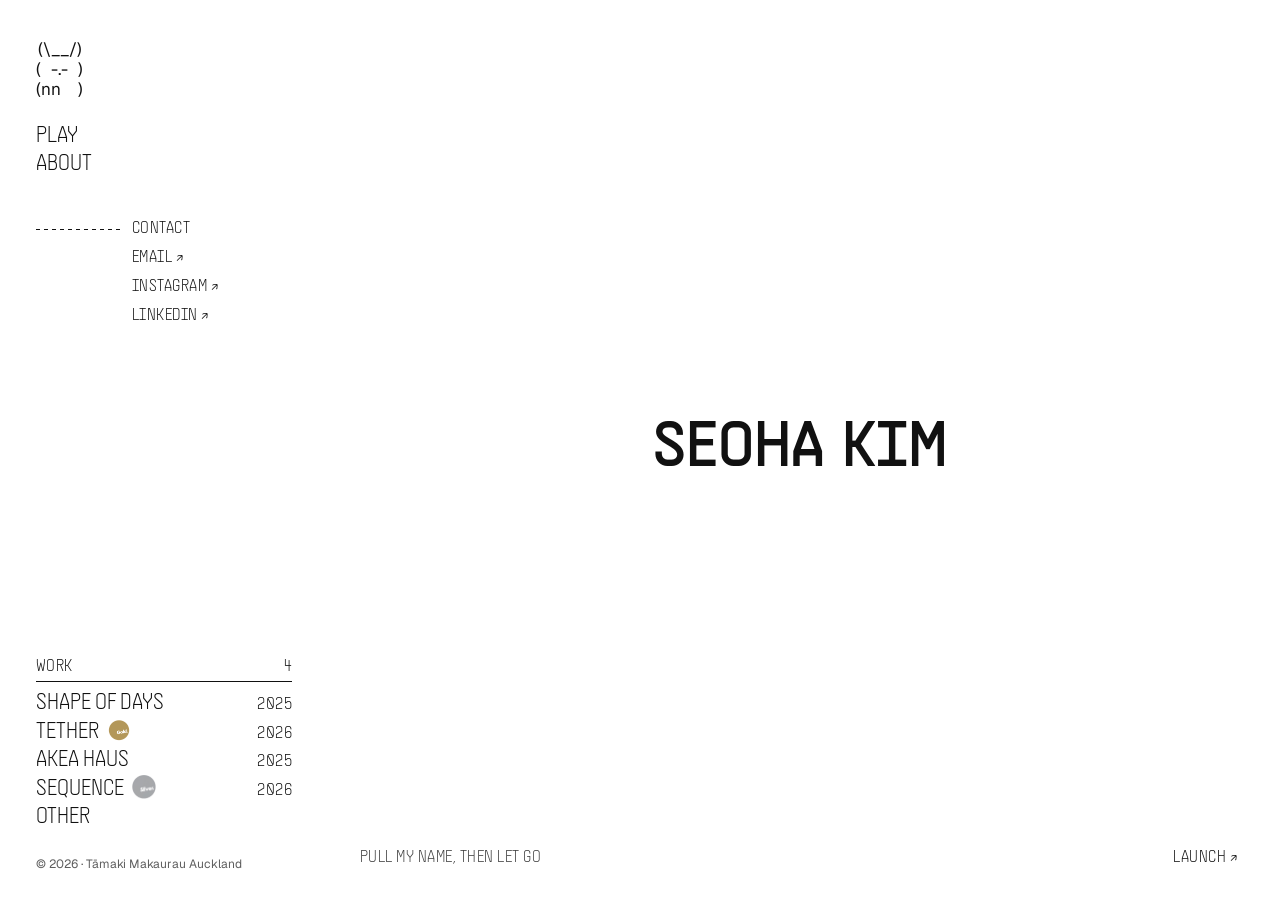
<file: index.html>
<!DOCTYPE html>
<html lang="en">
<head>
  <meta charset="UTF-8">
  <meta name="viewport" content="width=device-width, initial-scale=1.0">
  <title>Seoha Kim — Experience designer</title>
  <link rel="icon" type="image/png" href="assets/icons/seoha-favicon.png">
  <link rel="preconnect" href="https://fonts.googleapis.com">
  <link rel="preconnect" href="https://fonts.gstatic.com" crossorigin>
  <link href="https://fonts.googleapis.com/css2?family=Geist:wght@400;500&display=swap" rel="stylesheet">
  <link rel="stylesheet" href="css/style.css?v=20261124.7">
  <link rel="stylesheet" href="css/landing.css?v=20261124.7">
</head>
<body>

  <div class="site">
    <aside class="side-nav" id="side-nav" data-current="home"></aside>
    <script src="js/side-nav.js?v=20261124.7"></script>

    <main class="site-main landing-arena" id="arena">
      <h1 class="visually-hidden">Seoha Kim, experience designer</h1>

      <div class="sling-lines" aria-hidden="true">
        <div class="sling-proj"></div>
        <div class="sling-lead"></div>
        <div class="sling-dot"></div>
        <div class="sling-energy t-label"></div>
      </div>

      <!-- Static name until landing.js takes over (also the no-JS / reduced-motion view) -->
      <div class="sling-letters" aria-hidden="true">
        <span class="sling-static">Seoha Kim</span>
      </div>

      <p class="sling-hint t-label" aria-hidden="true">Pull my name, then let go</p>

      <p class="visually-hidden" aria-live="polite" data-buddy-said></p>

      <div class="sling-controls">
        <button type="button" data-launch>Launch <span aria-hidden="true">↗</span></button>
        <button type="button" data-reset hidden>Reset <span aria-hidden="true">↺</span></button>
      </div>
    </main>
  </div>

  <script src="js/landing.js?v=20261124.7" defer></script>
  <script src="js/buddy.js?v=20261124.7" defer></script>
</body>
</html>
</file>
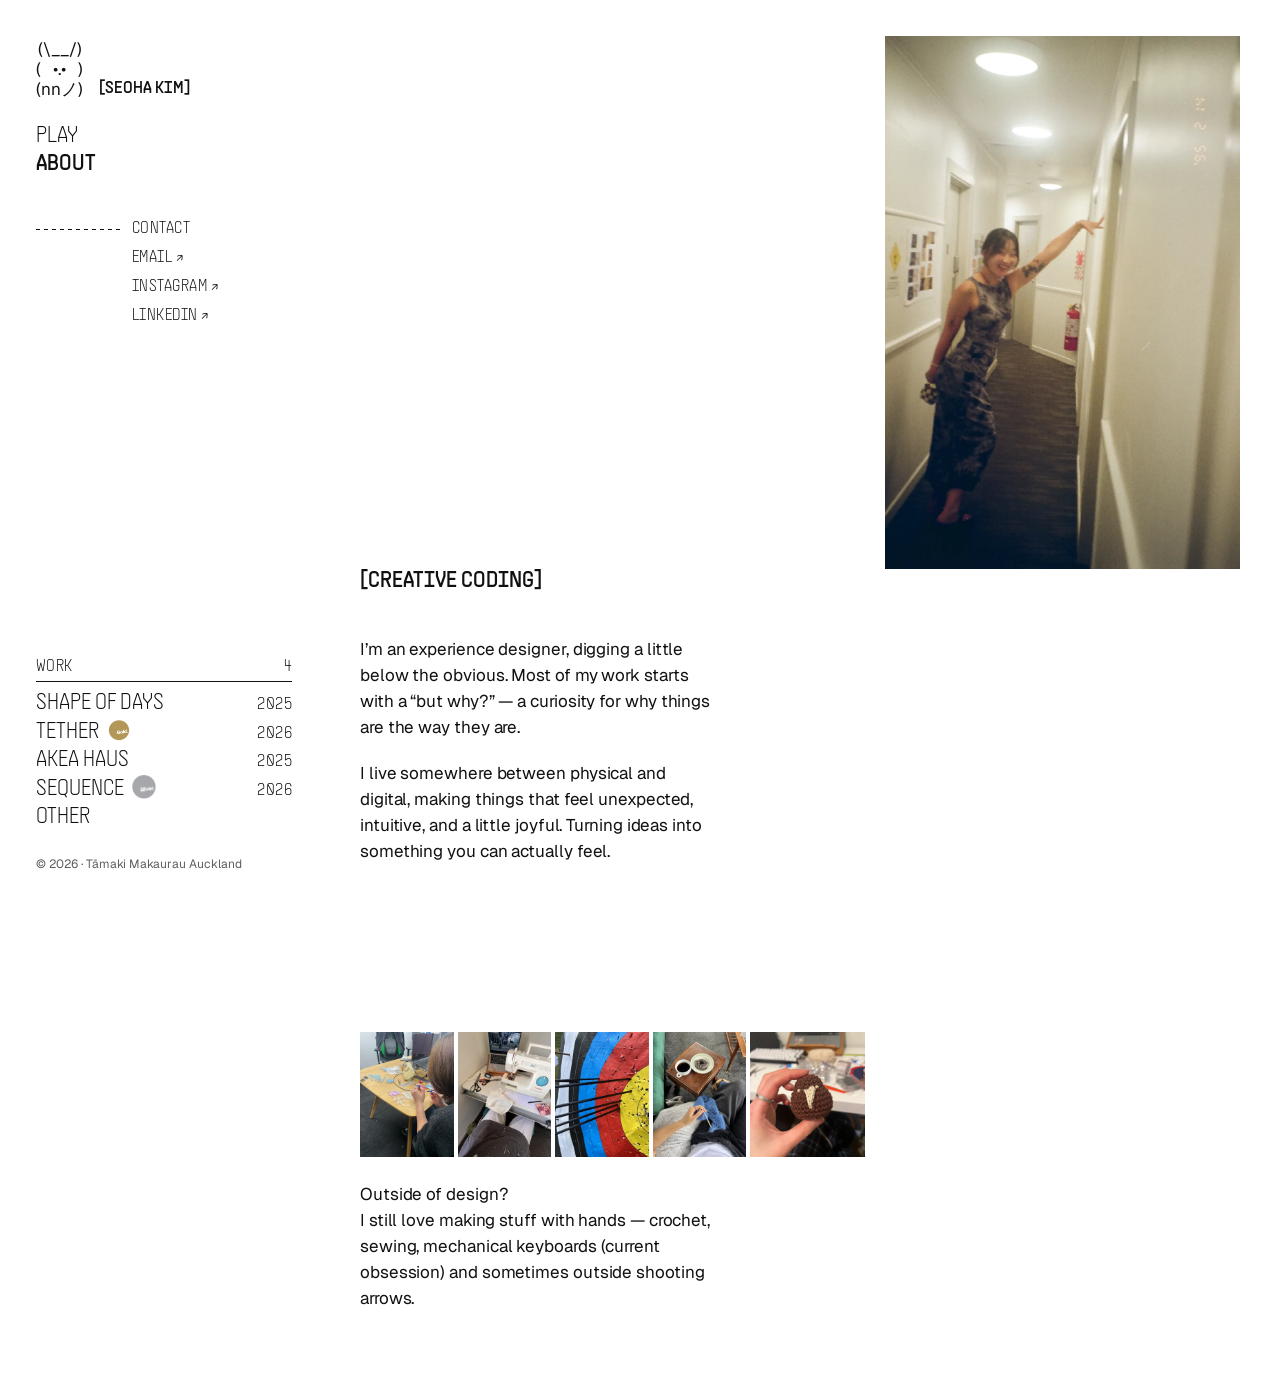
<file: pages/about.html>
<!DOCTYPE html>
<html lang="en">
<head>
  <meta charset="UTF-8">
  <meta name="viewport" content="width=device-width, initial-scale=1.0">
  <title>About — Seoha Kim</title>
  <link rel="icon" type="image/png" href="../assets/icons/seoha-favicon.png">
  <link rel="preconnect" href="https://fonts.googleapis.com">
  <link rel="preconnect" href="https://fonts.gstatic.com" crossorigin>
  <link href="https://fonts.googleapis.com/css2?family=Geist:wght@400;500&display=swap" rel="stylesheet">
  <link rel="stylesheet" href="../css/style.css?v=20261124.7">
  <link rel="stylesheet" href="../css/about.css?v=20261124.7">
</head>
<body>

  <div class="site">
    <aside class="side-nav" id="side-nav" data-current="about"></aside>
    <script src="../js/side-nav.js?v=20261124.7"></script>

    <main class="site-main page about">
      <h1 class="visually-hidden">About</h1>

      <section class="g about-hero">
        <div class="about-bio c-1-6">
          <p class="about-roll" data-roll aria-hidden="true"><span>[</span><span class="about-roll__win"><span class="about-roll__word">Creative coding</span></span><span>]</span></p>
          <p class="visually-hidden">I work across creative coding, physical-digital experience, playful tech and user research.</p>
          <p class="t-body">I&rsquo;m an experience designer, digging a little below the obvious. Most of my work starts with a &ldquo;but why?&rdquo; &mdash; a curiosity for why things are the way they are.</p>
          <p class="t-body">I live somewhere between physical and digital, making things that feel unexpected, intuitive, and a little joyful. Turning ideas into something you can actually feel.</p>
        </div>

        <figure class="about-portrait c-8-13">
          <img src="../assets/images/about-portrait-upright.webp" alt="Seoha leaning against a hallway wall, one arm raised">
        </figure>
      </section>

      <section class="g about-hands" aria-labelledby="about-hands-head">
        <ul class="about-hands__strip c-1-8">
          <li><img src="../assets/images/about-hobby-1.webp" alt="Working with tweezers on small parts spread across a table" width="540" height="720" loading="lazy"></li>
          <li><img src="../assets/images/about-hobby-2.webp" alt="Sewing machine, scissors and fabric on a desk" width="540" height="720" loading="lazy"></li>
          <li><img src="../assets/images/about-hobby-3.webp" alt="Arrows in an archery target" width="540" height="720" loading="lazy"></li>
          <li><img src="../assets/images/about-hobby-4.webp" alt="Crocheting blue yarn beside a coffee and a doughnut" width="540" height="720" loading="lazy"></li>
          <li><img src="../assets/images/about-hobby-5.webp" alt="A crocheted brown kiwi held in a hand" width="667" height="720" loading="lazy"></li>
        </ul>
        <div class="about-hands__text c-1-6">
          <h2 class="t-body" id="about-hands-head">Outside of design?</h2>
          <p class="t-body">I still love making stuff with hands &mdash; crochet, sewing, mechanical keyboards (current obsession) and sometimes outside shooting arrows.</p>
        </div>
      </section>
    </main>
  </div>

  <script src="../js/about-roll.js?v=20261124.7" defer></script>

</body>
</html>
</file>
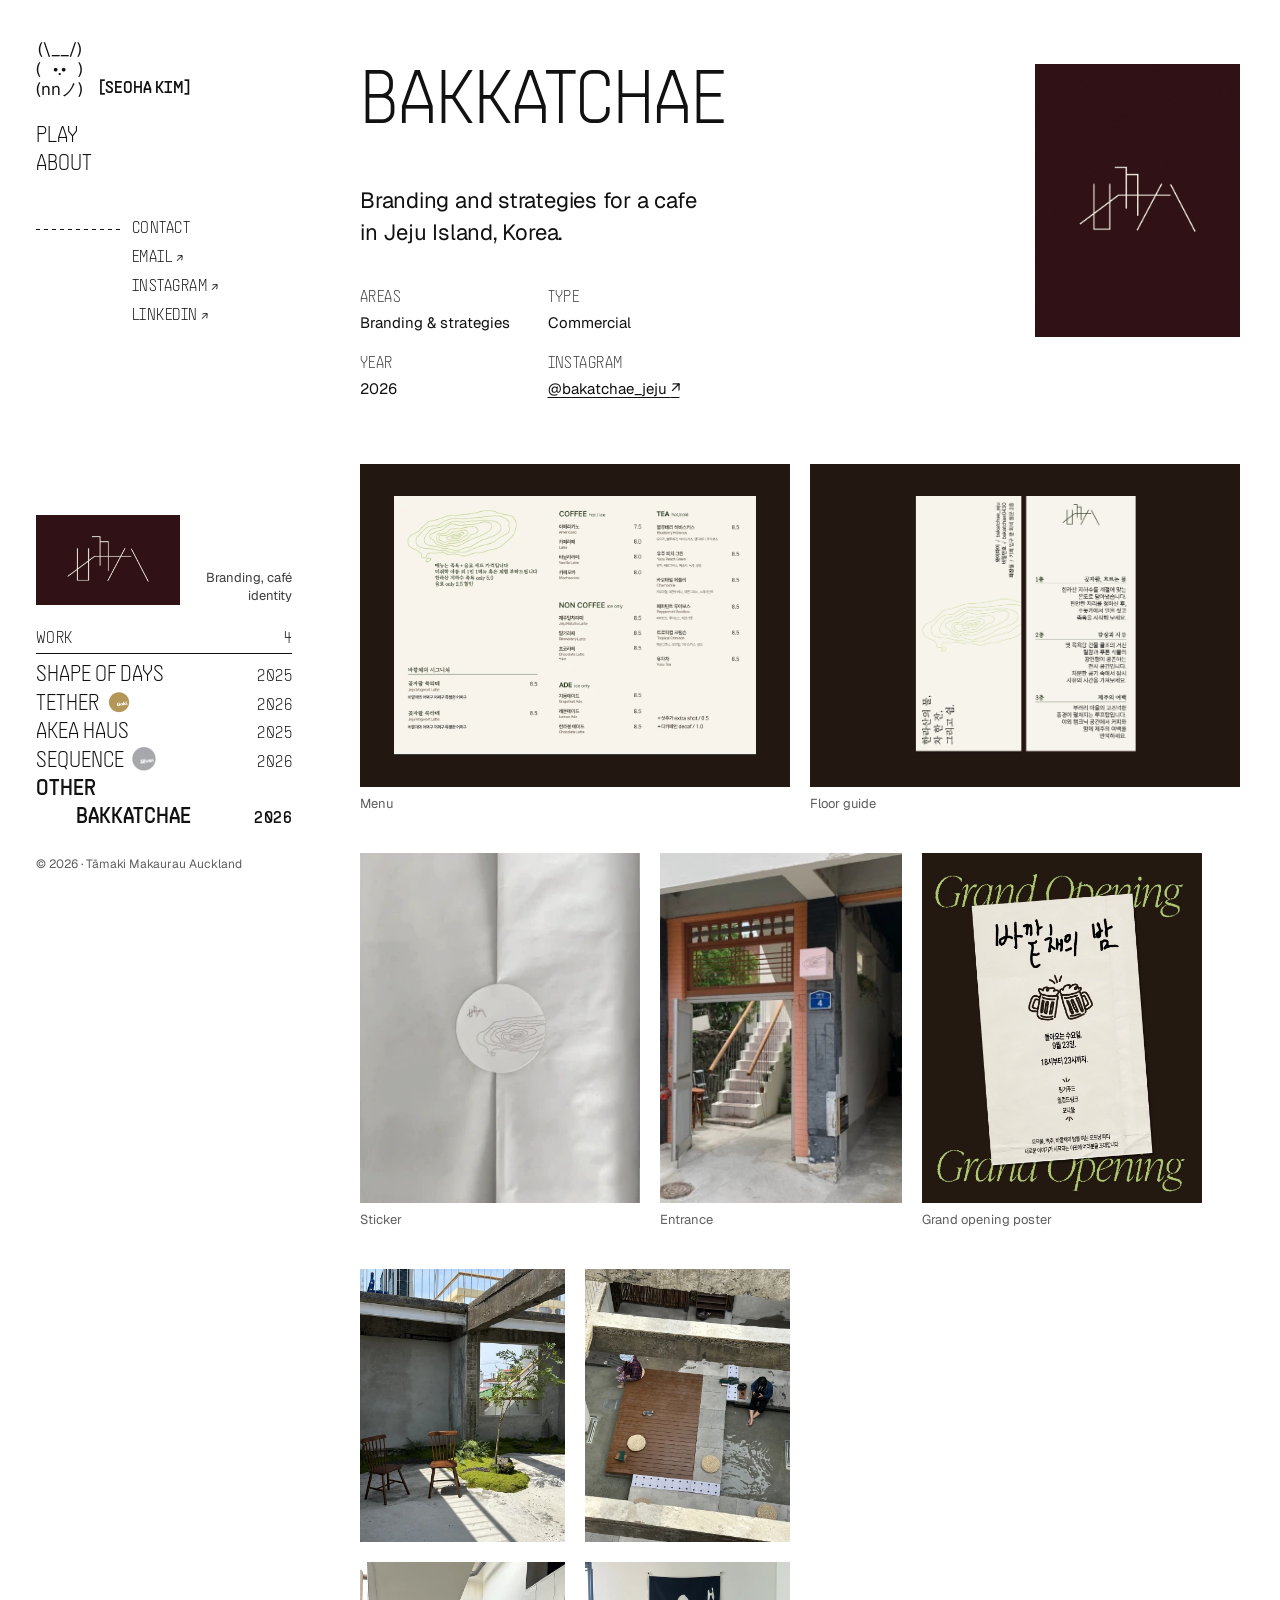
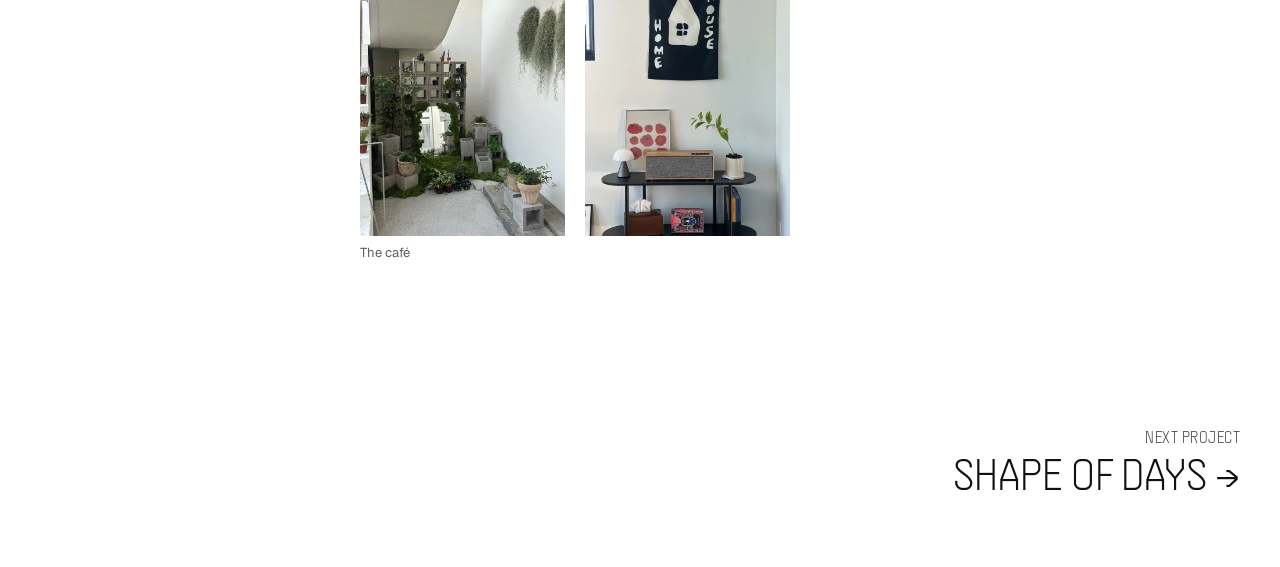
<file: pages/bakkatchae.html>
<!DOCTYPE html>
<html lang="en">
<head>
  <meta charset="UTF-8">
  <meta name="viewport" content="width=device-width, initial-scale=1.0">
  <title>Bakkatchae — Seoha Kim</title>
  <link rel="icon" type="image/png" href="../assets/icons/seoha-favicon.png">
  <link rel="preconnect" href="https://fonts.googleapis.com">
  <link rel="preconnect" href="https://fonts.gstatic.com" crossorigin>
  <link href="https://fonts.googleapis.com/css2?family=Geist:wght@400;500&display=swap" rel="stylesheet">
  <link rel="stylesheet" href="../css/style.css?v=20261124.7">
  <link rel="stylesheet" href="../css/case-study.css?v=20261124.7">
</head>
<body>

  <div class="site">
    <aside class="side-nav" id="side-nav" data-current="bakatchae"></aside>
    <script src="../js/side-nav.js?v=20261124.7"></script>

    <!-- Branding page, not a case study: same header, then image rows only. -->
    <main class="site-main page cs cs--bakkatchae">

      <!-- Header (no hero): text on the left, logo on the right -->
      <header class="g cs-head bk-head">
        <figure class="m bk-logo"><div class="m-box">
          <img src="../assets/bakkatchae/bakkatchae-logo.webp" alt="Bakkatchae logo: the café's name drawn in thin, architectural lines, light on deep maroon">
        </div></figure>
        <h1 class="t-display c-1-9">Bakkatchae</h1>
        <p class="t-lede c-1-6">Branding and strategies for a cafe in Jeju Island, Korea.</p>
        <dl class="cs-meta c-1-6">
          <div><dt class="t-label">Areas</dt><dd class="t-meta">Branding &amp; strategies</dd></div>
          <div><dt class="t-label">Type</dt><dd class="t-meta">Commercial</dd></div>
          <div><dt class="t-label">Year</dt><dd class="t-meta">2026</dd></div>
          <div><dt class="t-label">Instagram</dt><dd class="t-meta"><a class="cs-meta__link" href="https://www.instagram.com/bakatchae_jeju/" target="_blank" rel="noopener">@bakatchae_jeju <span aria-hidden="true">↗</span><span class="visually-hidden"> (opens in a new tab)</span></a></dd></div>
        </dl>
      </header>

      <!-- Print: menu + guide, on the café's dark brown -->
      <div class="g cs-row">
        <figure class="m m--half m--plate m--brand"><div class="m-box"><img src="../assets/bakkatchae/bakkatchae-menu.webp" alt="Menu on cream paper: coffee, non-coffee, tea and ade lists in Korean and English, with a contour-line illustration of Hallasan" loading="lazy"></div><figcaption>Menu</figcaption></figure>
        <figure class="m m--half m--plate m--brand"><div class="m-box"><img src="../assets/bakkatchae/bakkatchae-guide.webp" alt="Two tall leaflet panels: a cover with Wi-Fi details and a contour illustration, and a floor guide describing each of the café's three floors" loading="lazy"></div><figcaption>Floor guide</figcaption></figure>
      </div>

      <!-- Identity in use -->
      <div class="g cs-row">
        <figure class="m m--third"><div class="m-box"><img src="../assets/bakkatchae/bakkatchae-sticker.webp" alt="Round sticker with the logo and contour lines sealing a white paper bag" loading="lazy"></div><figcaption>Sticker</figcaption></figure>
        <figure class="m m--third"><div class="m-box"><img src="../assets/bakkatchae/bakkatchae-entrance.webp" alt="The café's entrance: a timber-framed doorway with a small pink sign, opening onto a staircase" loading="lazy"></div><figcaption>Entrance</figcaption></figure>
        <figure class="m m--third"><div class="m-box"><img src="../assets/bakkatchae/bakkatchae-poster.webp" alt="Grand opening poster: a hand-lettered paper flyer with two clinking beer mugs, framed by green Grand Opening type on dark brown" loading="lazy"></div><figcaption>Grand opening poster</figcaption></figure>
      </div>

      <!-- Interior: small 2×2 -->
      <div class="g cs-row">
        <figure class="m m--grid4">
          <div class="m-grid4">
            <div class="m-box"><img src="../assets/bakkatchae/bakkatchae-interior-1.webp" alt="Two wooden chairs on a concrete terrace beside a moss garden and a young tree" loading="lazy"></div>
            <div class="m-box"><img src="../assets/bakkatchae/bakkatchae-interior-2.webp" alt="Looking down on the rooftop: a timber deck with straw cushions and guests sitting by a shallow pool" loading="lazy"></div>
            <div class="m-box"><img src="../assets/bakkatchae/bakkatchae-interior-3.webp" alt="Concrete-block shelving with potted plants and hanging air plants against a white wall" loading="lazy"></div>
            <div class="m-box"><img src="../assets/bakkatchae/bakkatchae-interior-4.webp" alt="A black HOME HOUSE wall hanging above a console with a radio, a mushroom lamp and a small plant" loading="lazy"></div>
          </div>
          <figcaption>The café</figcaption>
        </figure>
      </div>

      <a class="cs-next" href="new-sod.html">
        <span class="t-label t-muted">Next project</span>
        <span class="cs-next__title">Shape of Days <span aria-hidden="true">→</span></span>
      </a>
    </main>
  </div>
</body>
</html>
</file>
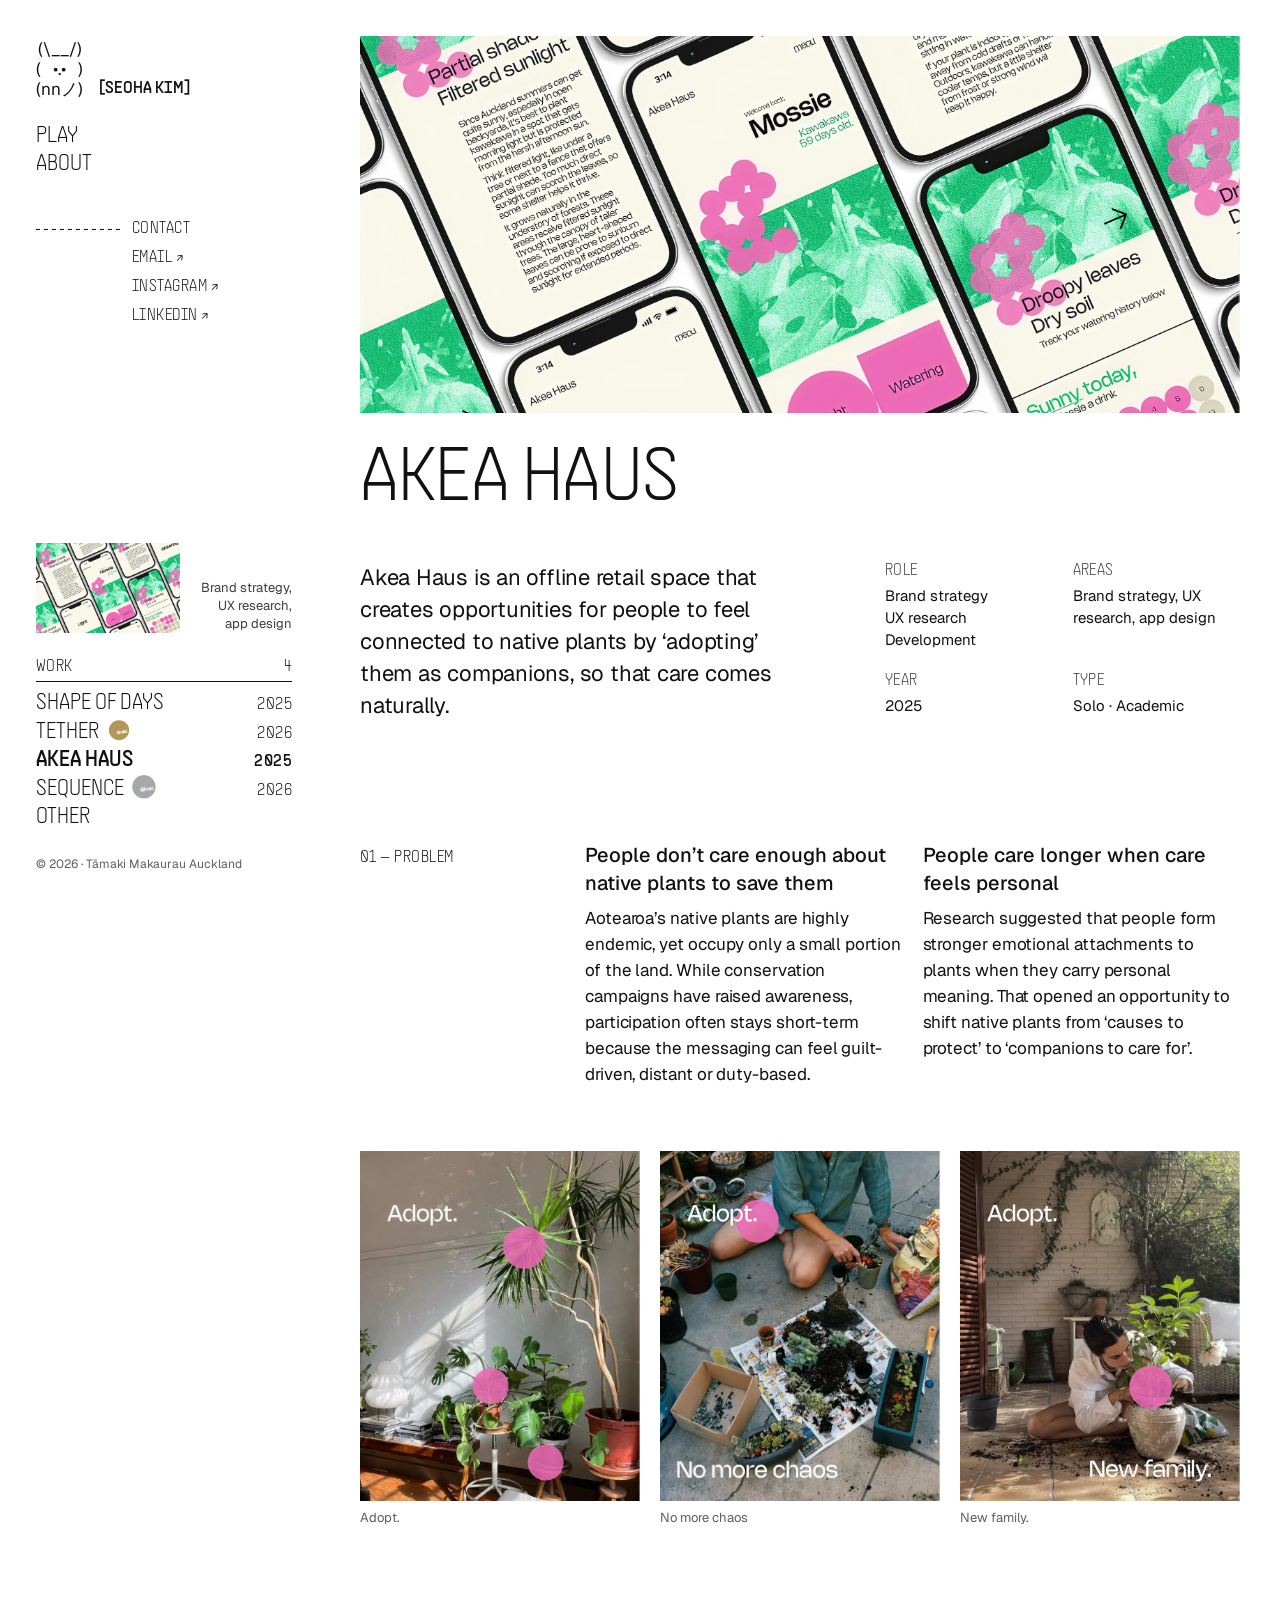
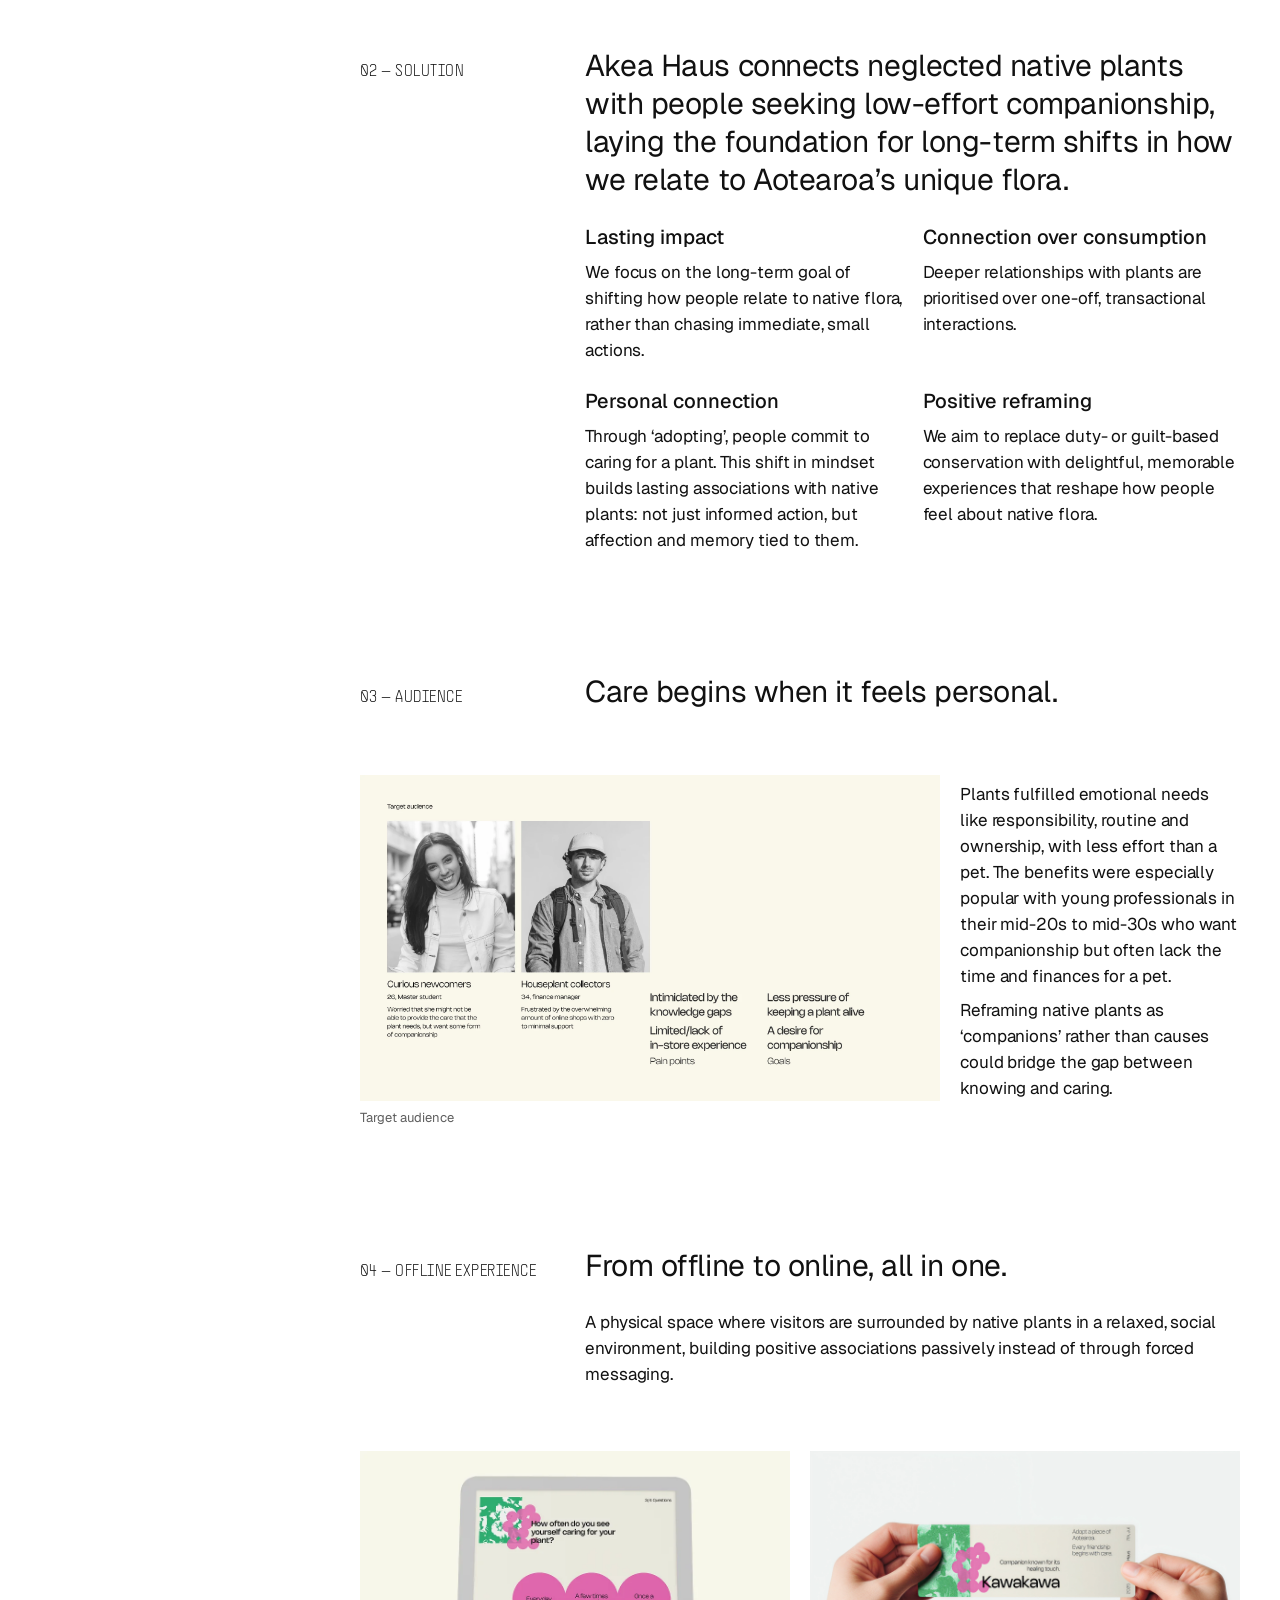
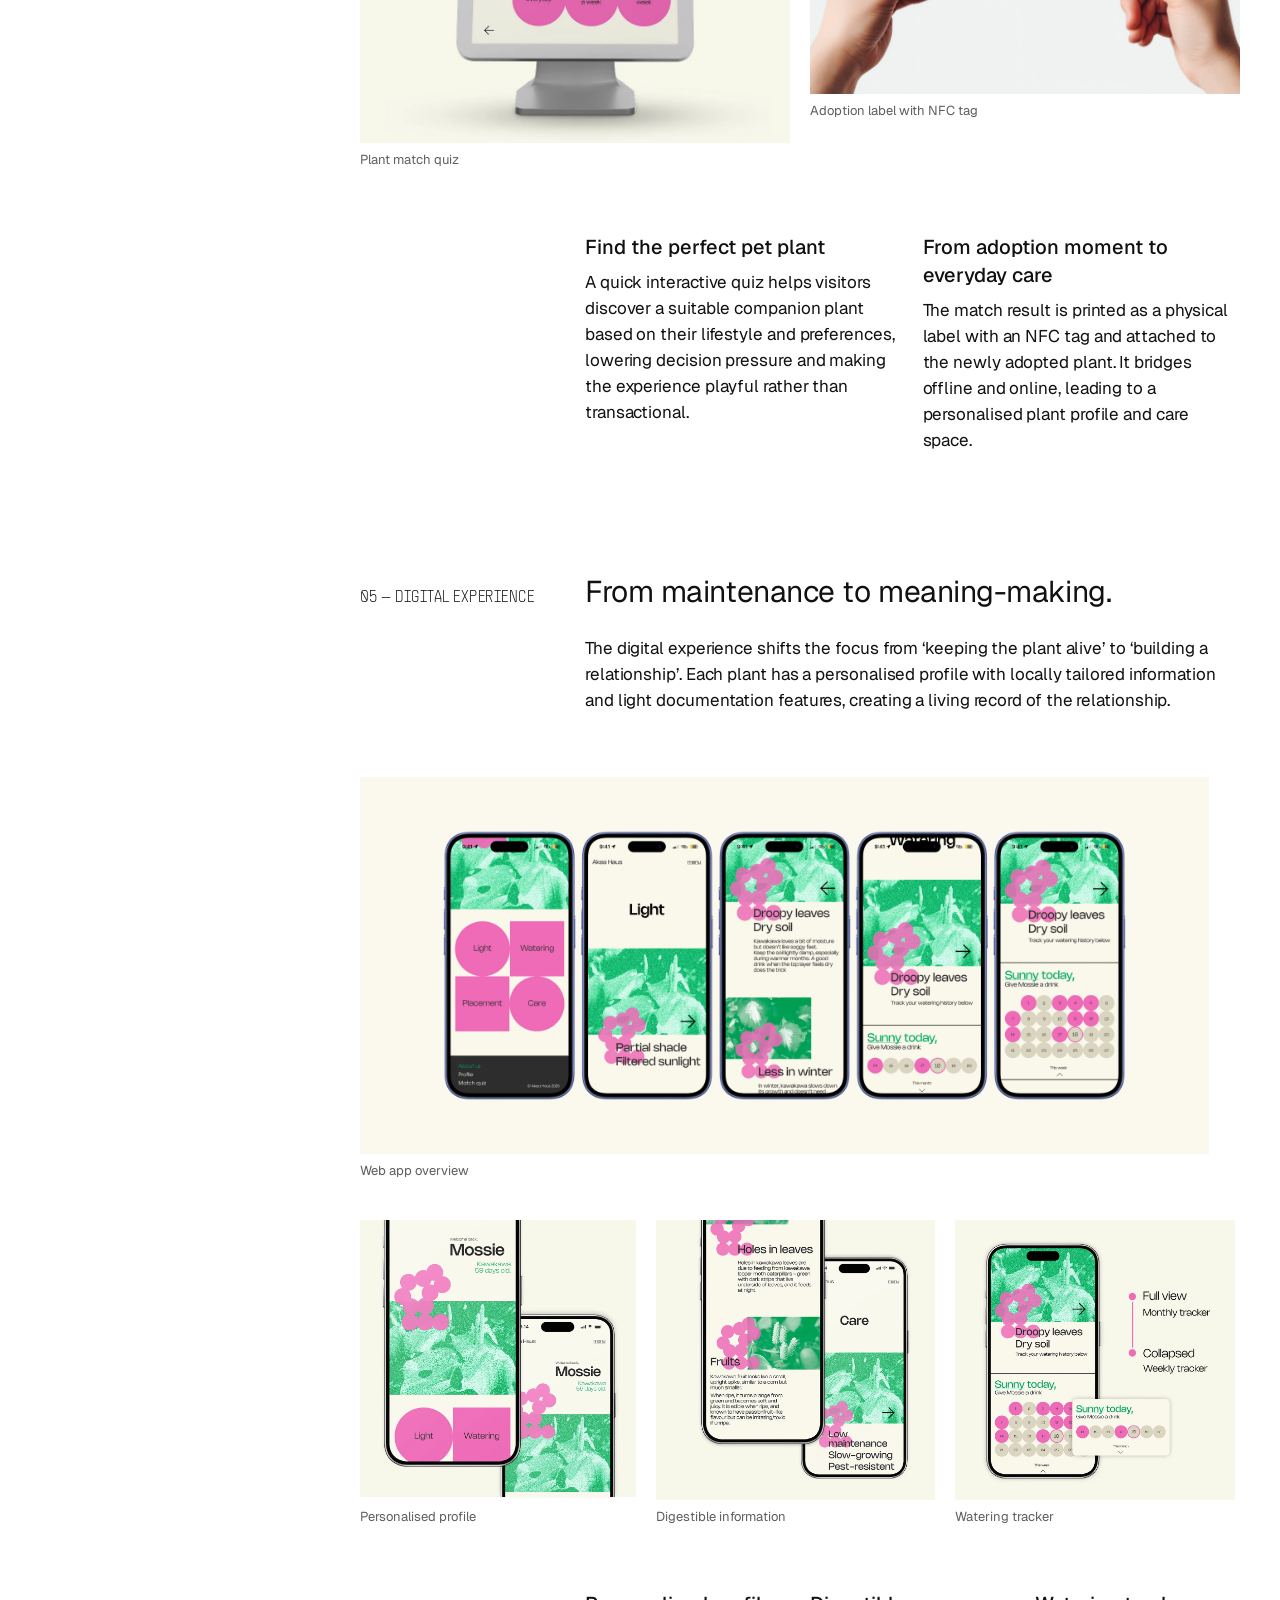
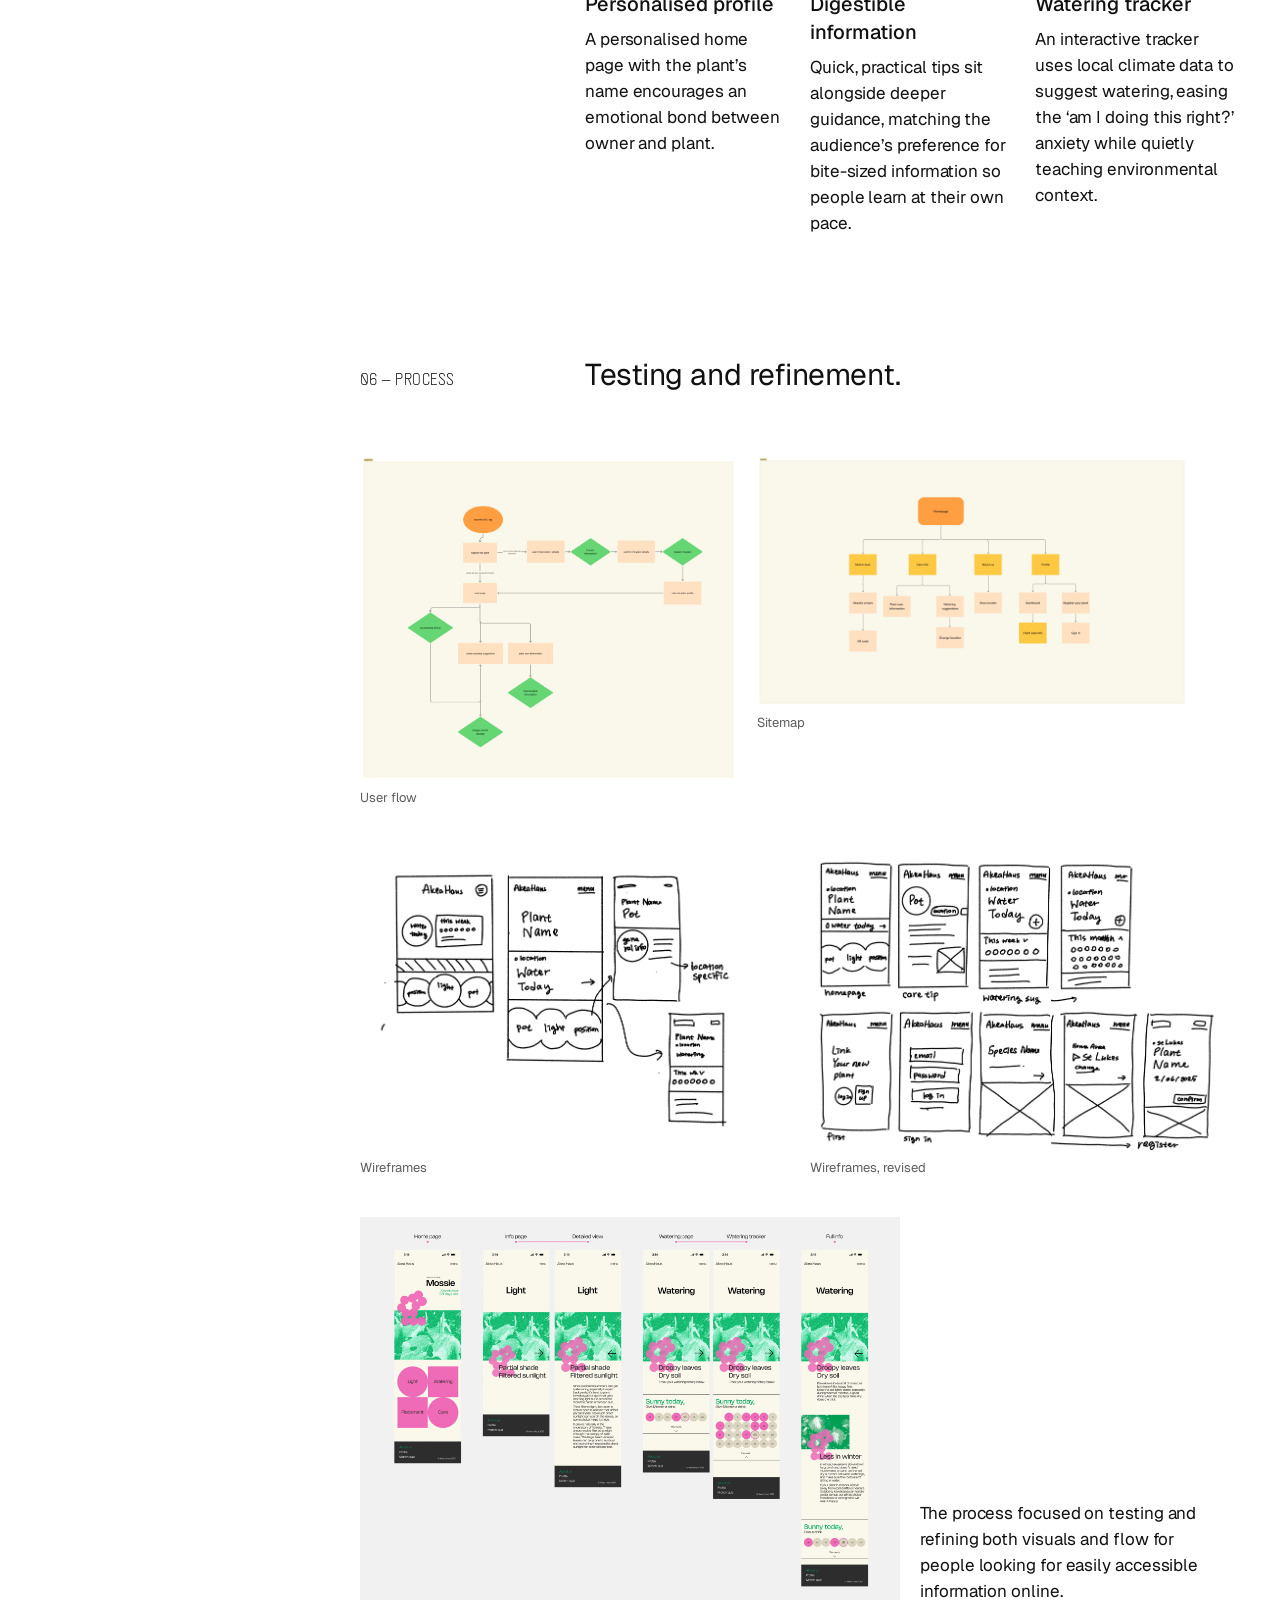
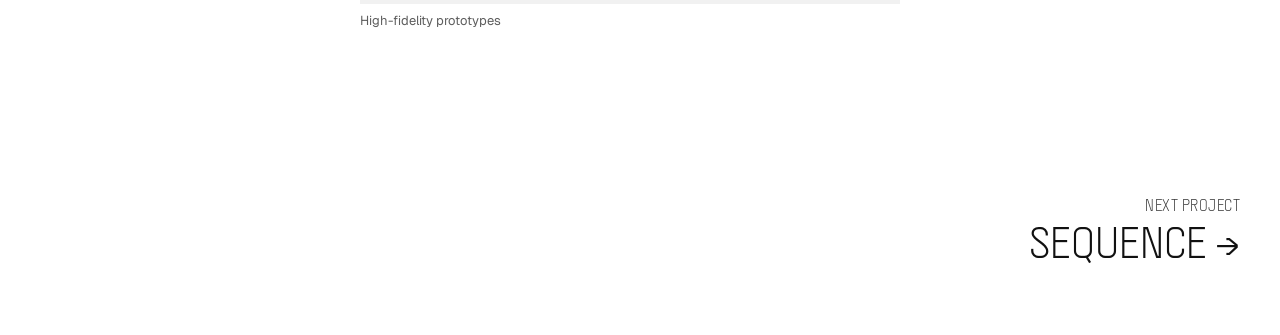
<file: pages/new-akea-haus.html>
<!DOCTYPE html>
<html lang="en">
<head>
  <meta charset="UTF-8">
  <meta name="viewport" content="width=device-width, initial-scale=1.0">
  <title>Akea Haus — Seoha Kim</title>
  <link rel="icon" type="image/png" href="../assets/icons/seoha-favicon.png">
  <link rel="preconnect" href="https://fonts.googleapis.com">
  <link rel="preconnect" href="https://fonts.gstatic.com" crossorigin>
  <link href="https://fonts.googleapis.com/css2?family=Geist:wght@400;500&display=swap" rel="stylesheet">
  <link rel="stylesheet" href="../css/style.css?v=20261124.7">
  <link rel="stylesheet" href="../css/case-study.css?v=20261124.7">
</head>
<body>

  <div class="site">
    <aside class="side-nav" id="side-nav" data-current="akea"></aside>
    <script src="../js/side-nav.js?v=20261124.7"></script>

    <main class="site-main page cs">

      <div class="g cs-row cs-hero">
        <figure class="m m--full"><div class="m-box"><img src="../assets/images/akea-haus/akea-hero.webp" alt="Akea Haus app screens with pink and green plant illustrations"></div></figure>
      </div>

      <header class="g cs-head">
        <h1 class="t-display c-1-13">Akea Haus</h1>
        <p class="t-lede c-1-7">Akea Haus is an offline retail space that creates opportunities for people to feel connected to native plants by &lsquo;adopting&rsquo; them as companions, so that care comes naturally.</p>
        <dl class="cs-meta c-8-13">
          <div><dt class="t-label">Role</dt><dd class="t-meta">Brand strategy<br>UX research<br>Development</dd></div>
          <div><dt class="t-label">Areas</dt><dd class="t-meta">Brand strategy, UX research, app design</dd></div>
          <div><dt class="t-label">Year</dt><dd class="t-meta">2025</dd></div>
          <div><dt class="t-label">Type</dt><dd class="t-meta">Solo · Academic</dd></div>
        </dl>
      </header>

      <!-- 01 -->
      <section class="g cs-section">
        <h2 class="t-label">01 — Problem</h2>
        <div class="cs-text">
          <div class="cs-cols-2">
            <div class="cs-item"><h3 class="t-heading">People don&rsquo;t care enough about native plants to save them</h3><p class="t-body">Aotearoa&rsquo;s native plants are highly endemic, yet occupy only a small portion of the land. While conservation campaigns have raised awareness, participation often stays short-term because the messaging can feel guilt-driven, distant or duty-based.</p></div>
            <div class="cs-item"><h3 class="t-heading">People care longer when care feels personal</h3><p class="t-body">Research suggested that people form stronger emotional attachments to plants when they carry personal meaning. That opened an opportunity to shift native plants from &lsquo;causes to protect&rsquo; to &lsquo;companions to care for&rsquo;.</p></div>
          </div>
        </div>
      </section>
      <div class="g cs-row">
        <figure class="m m--third"><div class="m-box"><img src="../assets/images/akea-haus/akea-brand-img1.webp" alt="Brand photography: a potted native plant, captioned Adopt." loading="lazy"></div><figcaption>Adopt.</figcaption></figure>
        <figure class="m m--third"><div class="m-box"><img src="../assets/images/akea-haus/akea-brand-img2.webp" alt="Brand photography: repotting on the floor, captioned No more chaos" loading="lazy"></div><figcaption>No more chaos</figcaption></figure>
        <figure class="m m--third"><div class="m-box"><img src="../assets/images/akea-haus/akea-brand-img3.webp" alt="Brand photography: planting in a garden, captioned New family." loading="lazy"></div><figcaption>New family.</figcaption></figure>
      </div>

      <!-- 02 -->
      <section class="g cs-section">
        <h2 class="t-label">02 — Solution</h2>
        <div class="cs-text">
          <p class="t-statement">Akea Haus connects neglected native plants with people seeking low-effort companionship, laying the foundation for long-term shifts in how we relate to Aotearoa&rsquo;s unique flora.</p>
          <div class="cs-cols-2">
            <div class="cs-item"><h3 class="t-heading">Lasting impact</h3><p class="t-body">We focus on the long-term goal of shifting how people relate to native flora, rather than chasing immediate, small actions.</p></div>
            <div class="cs-item"><h3 class="t-heading">Connection over consumption</h3><p class="t-body">Deeper relationships with plants are prioritised over one-off, transactional interactions.</p></div>
            <div class="cs-item"><h3 class="t-heading">Personal connection</h3><p class="t-body">Through &lsquo;adopting&rsquo;, people commit to caring for a plant. This shift in mindset builds lasting associations with native plants: not just informed action, but affection and memory tied to them.</p></div>
            <div class="cs-item"><h3 class="t-heading">Positive reframing</h3><p class="t-body">We aim to replace duty- or guilt-based conservation with delightful, memorable experiences that reshape how people feel about native flora.</p></div>
          </div>
        </div>
      </section>

      <!-- 03 -->
      <section class="g cs-section">
        <h2 class="t-label">03 — Audience</h2>
        <div class="cs-text">
          <p class="t-statement">Care begins when it feels personal.</p>
        </div>
      </section>
      <div class="g cs-row">
        <figure class="m m--wide m--plate"><div class="m-box"><img src="../assets/images/akea-haus/akea-target-audience.webp" alt="Target audience personas" loading="lazy"></div><figcaption>Target audience</figcaption></figure>
        <div class="cs-aside">
          <p class="t-body">Plants fulfilled emotional needs like responsibility, routine and ownership, with less effort than a pet. The benefits were especially popular with young professionals in their mid-20s to mid-30s who want companionship but often lack the time and finances for a pet.</p>
          <p class="t-body">Reframing native plants as &lsquo;companions&rsquo; rather than causes could bridge the gap between knowing and caring.</p>
        </div>
      </div>

      <!-- 04 -->
      <section class="g cs-section">
        <h2 class="t-label">04 — Offline experience</h2>
        <div class="cs-text">
          <p class="t-statement">From offline to online, all in one.</p>
          <p class="t-body is-single">A physical space where visitors are surrounded by native plants in a relaxed, social environment, building positive associations passively instead of through forced messaging.</p>
        </div>
      </section>
      <div class="g cs-row">
        <figure class="m m--half"><div class="m-box"><img src="../assets/images/akea-haus/akea-match-test.webp" alt="Plant match quiz kiosk" loading="lazy"></div><figcaption>Plant match quiz</figcaption></figure>
        <figure class="m m--half"><div class="m-box"><img src="../assets/images/akea-haus/akea-label.webp" alt="Printed adoption label with an NFC tag" loading="lazy"></div><figcaption>Adoption label with NFC tag</figcaption></figure>
      </div>
      <section class="g cs-section cs-section--follow">
        <div class="cs-text">
          <div class="cs-cols-2">
            <div class="cs-item"><h3 class="t-heading">Find the perfect pet plant</h3><p class="t-body">A quick interactive quiz helps visitors discover a suitable companion plant based on their lifestyle and preferences, lowering decision pressure and making the experience playful rather than transactional.</p></div>
            <div class="cs-item"><h3 class="t-heading">From adoption moment to everyday care</h3><p class="t-body">The match result is printed as a physical label with an NFC tag and attached to the newly adopted plant. It bridges offline and online, leading to a personalised plant profile and care space.</p></div>
          </div>
        </div>
      </section>

      <!-- 05 -->
      <section class="g cs-section">
        <h2 class="t-label">05 — Digital experience</h2>
        <div class="cs-text">
          <p class="t-statement">From maintenance to meaning-making.</p>
          <p class="t-body is-single">The digital experience shifts the focus from &lsquo;keeping the plant alive&rsquo; to &lsquo;building a relationship&rsquo;. Each plant has a personalised profile with locally tailored information and light documentation features, creating a living record of the relationship.</p>
        </div>
      </section>
      <div class="g cs-row">
        <figure class="m m--full"><div class="m-box"><img src="../assets/images/akea-haus/akea-weball.webp" alt="Akea Haus web app overview" loading="lazy"></div><figcaption>Web app overview</figcaption></figure>
      </div>
      <div class="g cs-row">
        <figure class="m m--third m--square"><div class="m-box"><img src="../assets/images/akea-haus/akea-ui-img1.webp" alt="App screen: plant profile" loading="lazy"></div><figcaption>Personalised profile</figcaption></figure>
        <figure class="m m--third m--square"><div class="m-box"><img src="../assets/images/akea-haus/akea-ui-img2.webp" alt="App screen: care tips" loading="lazy"></div><figcaption>Digestible information</figcaption></figure>
        <figure class="m m--third m--square"><div class="m-box"><img src="../assets/images/akea-haus/akea-ui-img3.webp" alt="App screen: watering tracker" loading="lazy"></div><figcaption>Watering tracker</figcaption></figure>
      </div>
      <section class="g cs-section cs-section--follow">
        <div class="cs-text">
          <div class="cs-cols-3">
            <div class="cs-item"><h3 class="t-heading">Personalised profile</h3><p class="t-body">A personalised home page with the plant&rsquo;s name encourages an emotional bond between owner and plant.</p></div>
            <div class="cs-item"><h3 class="t-heading">Digestible information</h3><p class="t-body">Quick, practical tips sit alongside deeper guidance, matching the audience&rsquo;s preference for bite-sized information so people learn at their own pace.</p></div>
            <div class="cs-item"><h3 class="t-heading">Watering tracker</h3><p class="t-body">An interactive tracker uses local climate data to suggest watering, easing the &lsquo;am I doing this right?&rsquo; anxiety while quietly teaching environmental context.</p></div>
          </div>
        </div>
      </section>

      <!-- 06 -->
      <section class="g cs-section">
        <h2 class="t-label">06 — Process</h2>
        <div class="cs-text">
          <p class="t-statement">Testing and refinement.</p>
        </div>
      </section>
      <div class="g cs-row">
        <figure class="m m--half m--plate"><div class="m-box"><img src="../assets/images/akea-haus/akea-userflow.webp" alt="User flow diagram" loading="lazy"></div><figcaption>User flow</figcaption></figure>
        <figure class="m m--half m--plate"><div class="m-box"><img src="../assets/images/akea-haus/akea-sitemap.webp" alt="Sitemap" loading="lazy"></div><figcaption>Sitemap</figcaption></figure>
      </div>
      <div class="g cs-row">
        <figure class="m m--half m--plate"><div class="m-box"><img src="../assets/images/akea-haus/akea-wireframe1.webp" alt="Hand-drawn wireframes, set 1" loading="lazy"></div><figcaption>Wireframes</figcaption></figure>
        <figure class="m m--half m--plate"><div class="m-box"><img src="../assets/images/akea-haus/akea-wireframe2.webp" alt="Hand-drawn wireframes, set 2" loading="lazy"></div><figcaption>Wireframes, revised</figcaption></figure>
      </div>

      <div class="g cs-row">
        <figure class="m m--wide m--plate"><div class="m-box"><img src="../assets/images/akea-haus/akea-hifi-prototypes.webp" alt="High-fidelity prototypes" loading="lazy"></div><figcaption>High-fidelity prototypes</figcaption></figure>
        <div class="cs-aside">
          <p class="t-body">The process focused on testing and refining both visuals and flow for people looking for easily accessible information online.</p>
        </div>
      </div>

      <a class="cs-next" href="sequence.html">
        <span class="t-label t-muted">Next project</span>
        <span class="cs-next__title">Sequence <span aria-hidden="true">→</span></span>
      </a>
    </main>
  </div>

</body>
</html>
</file>
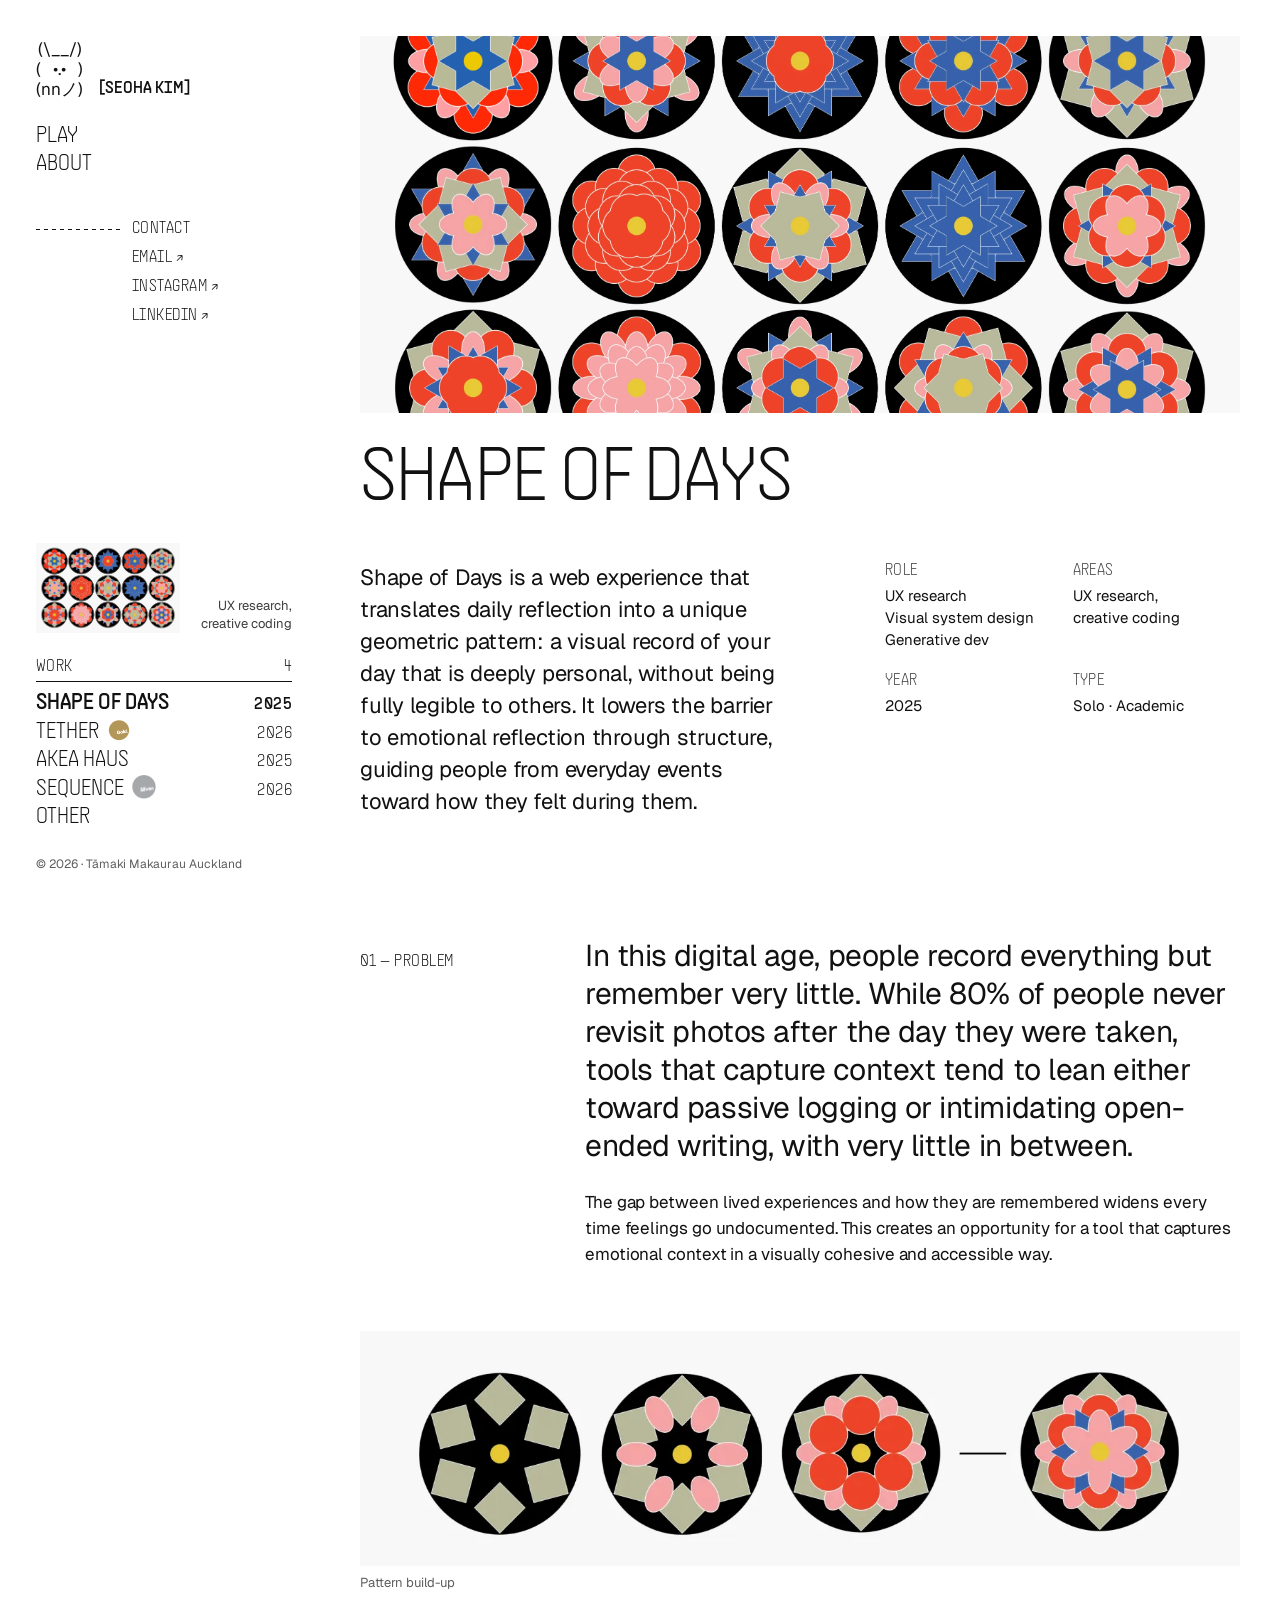
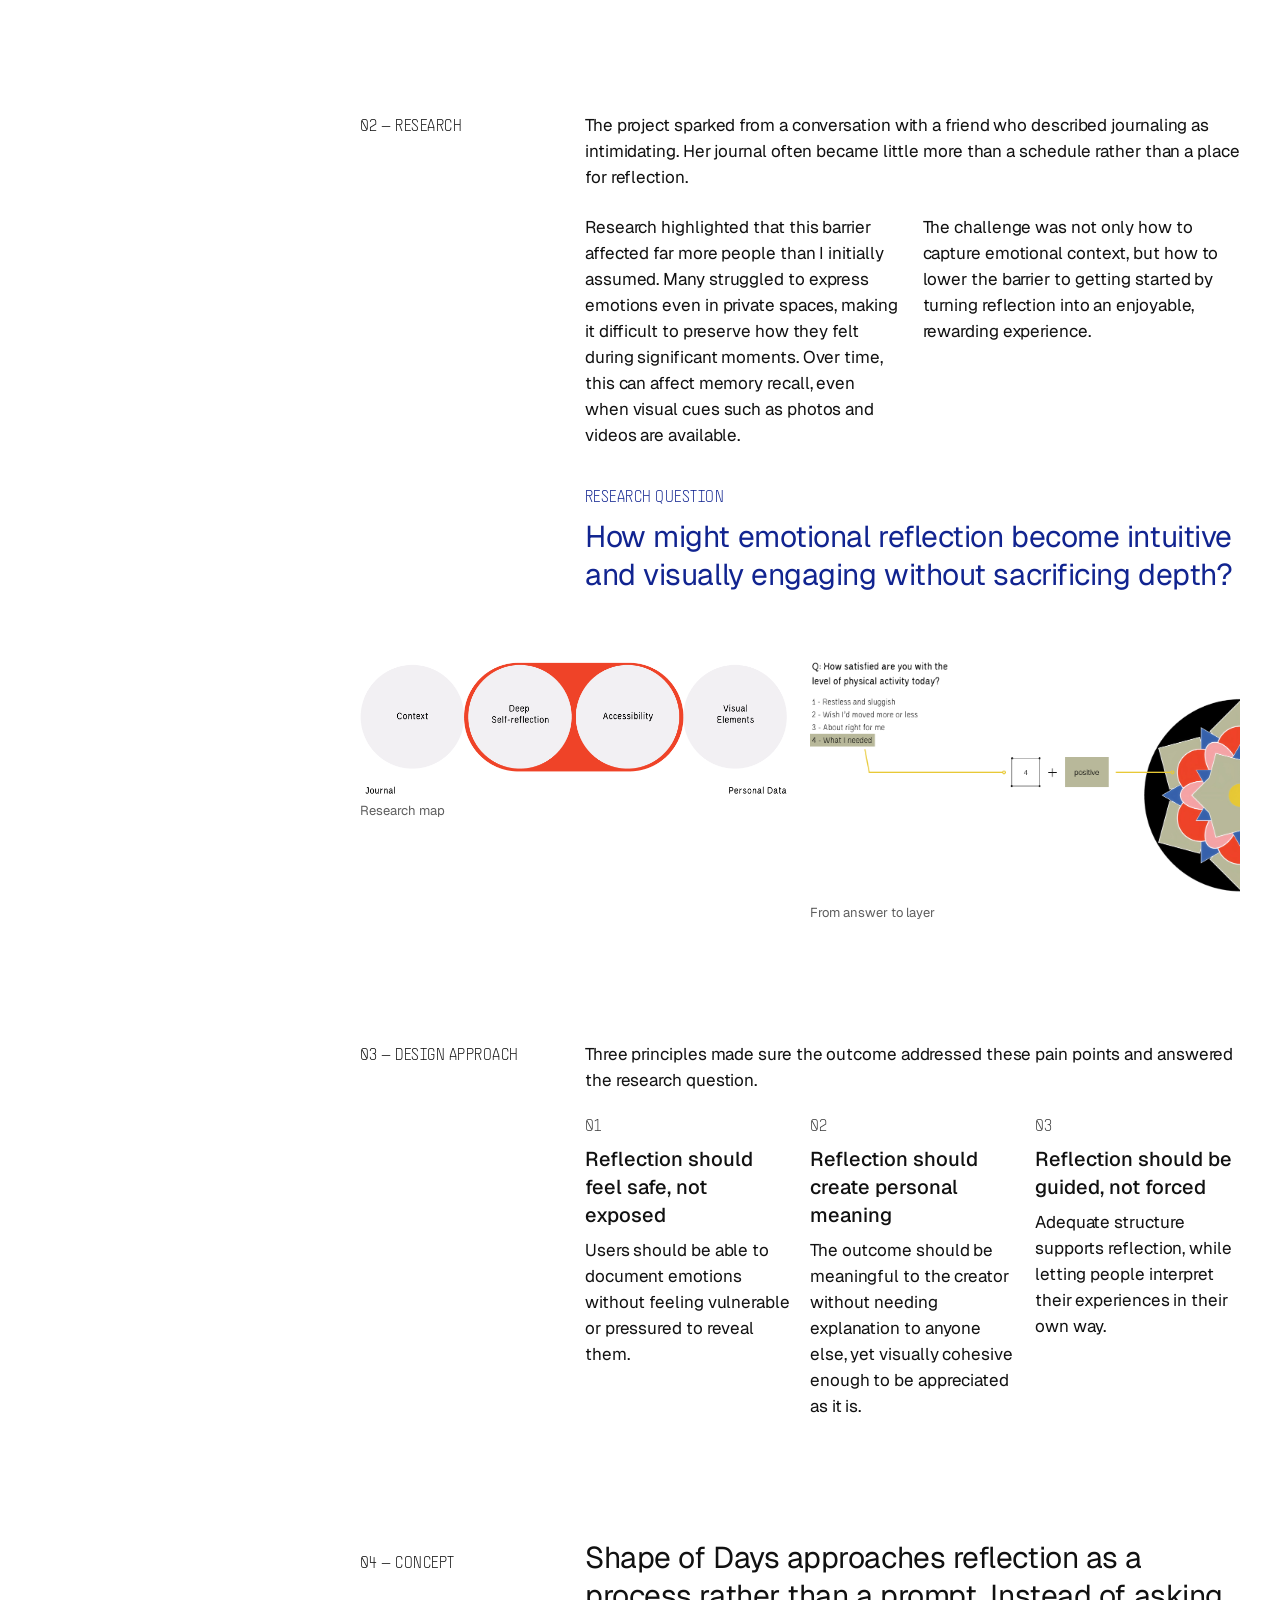
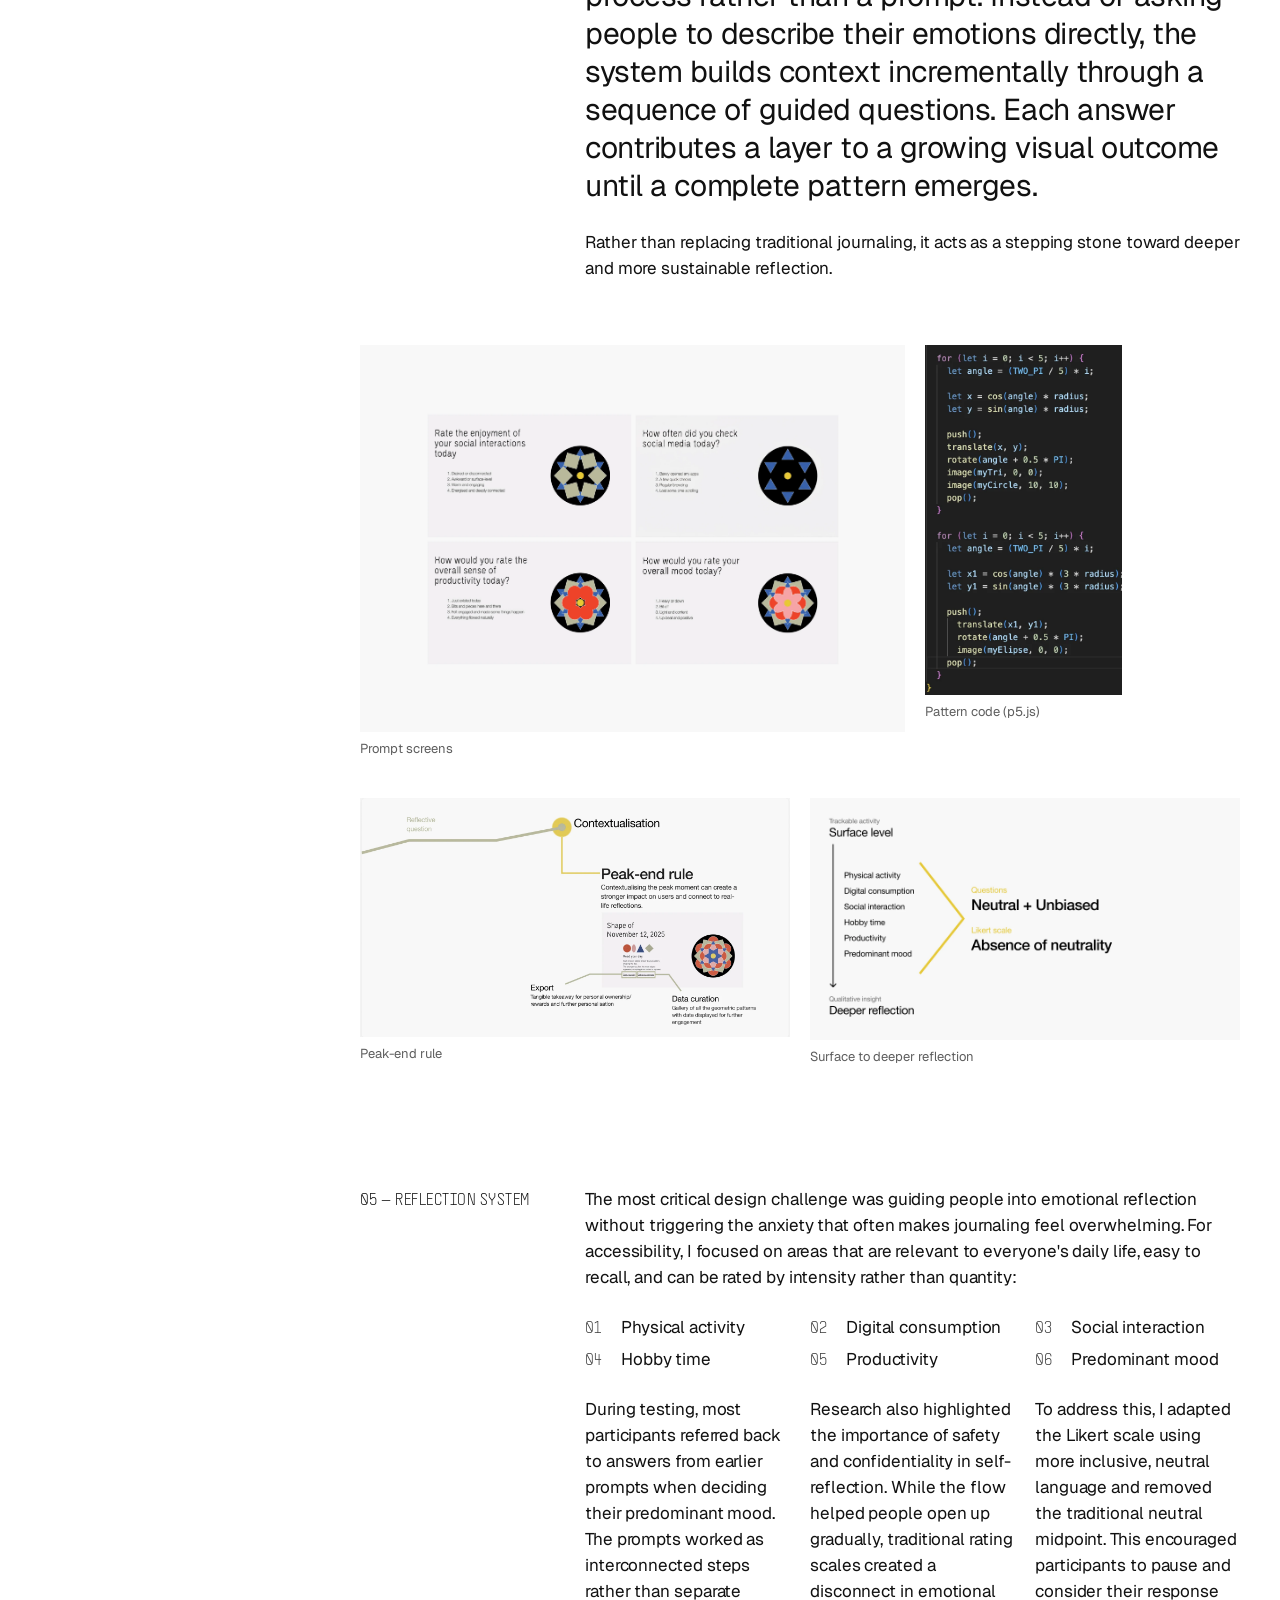
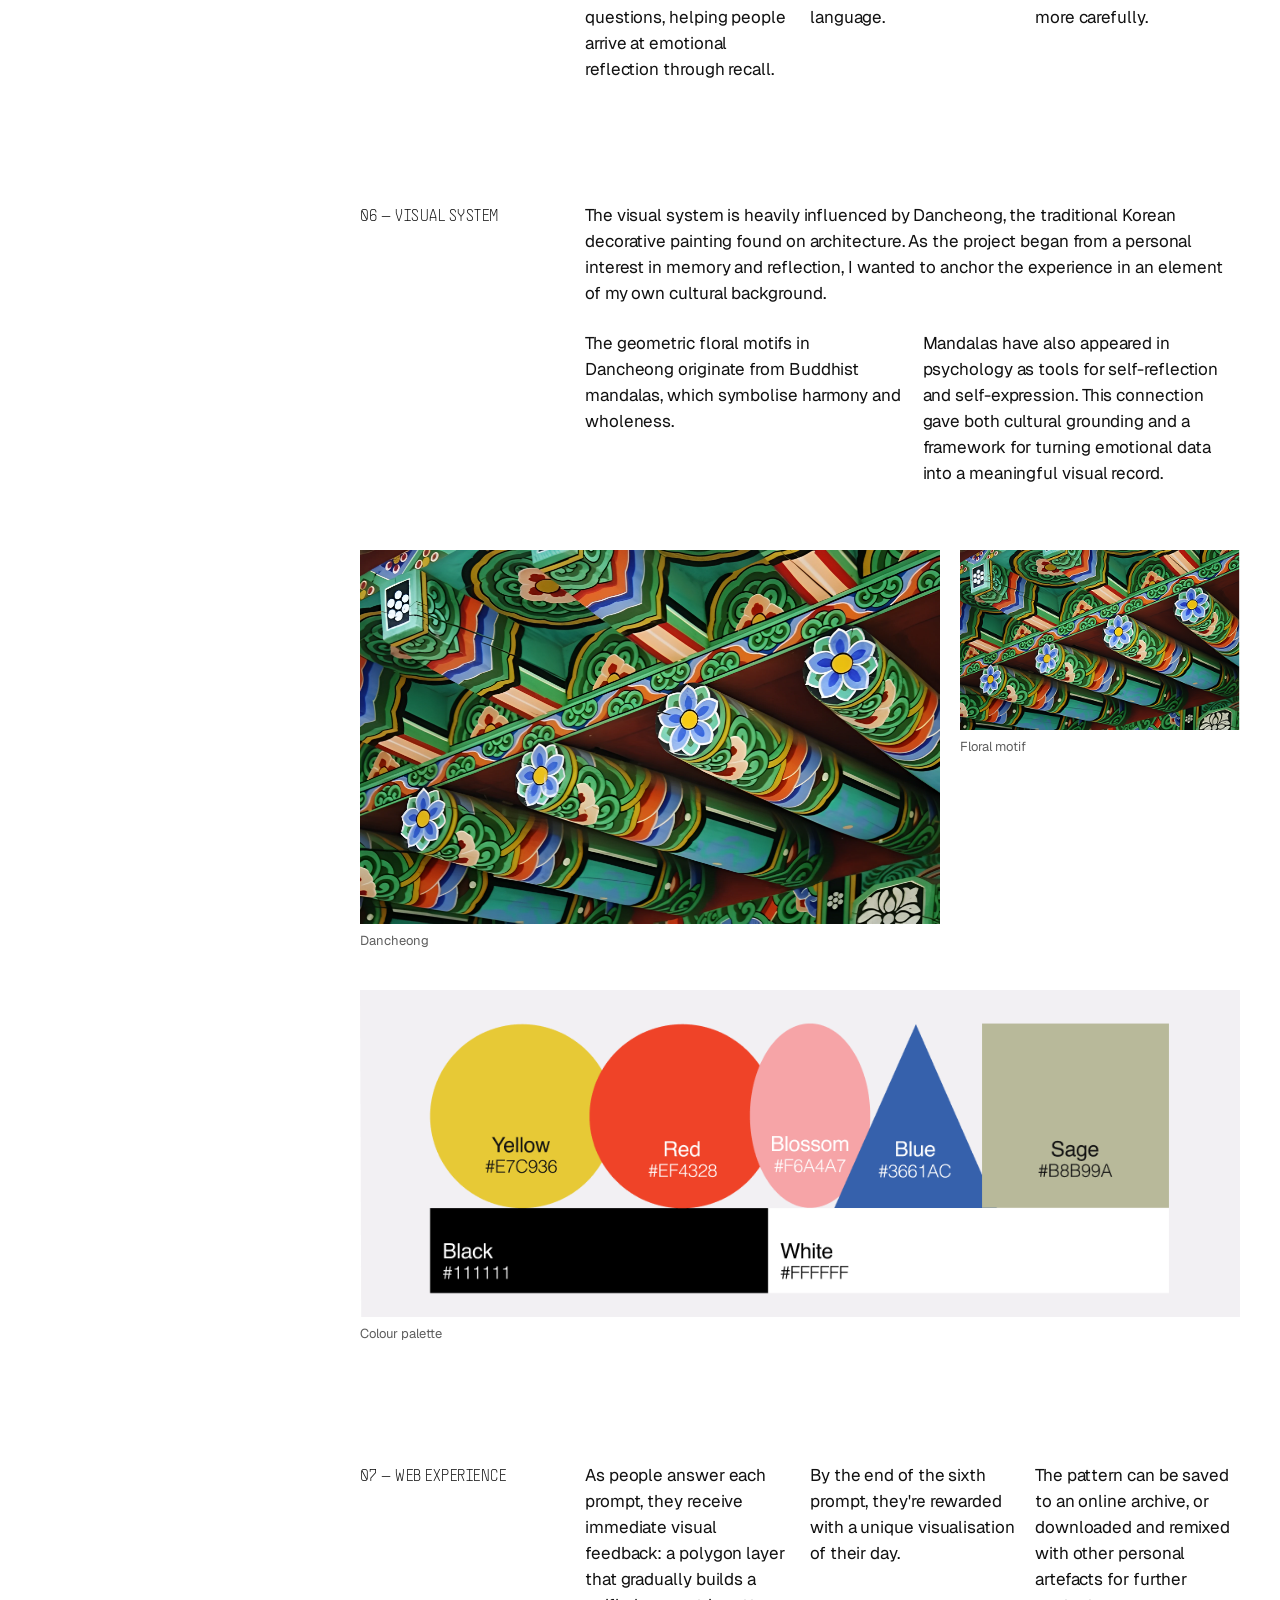
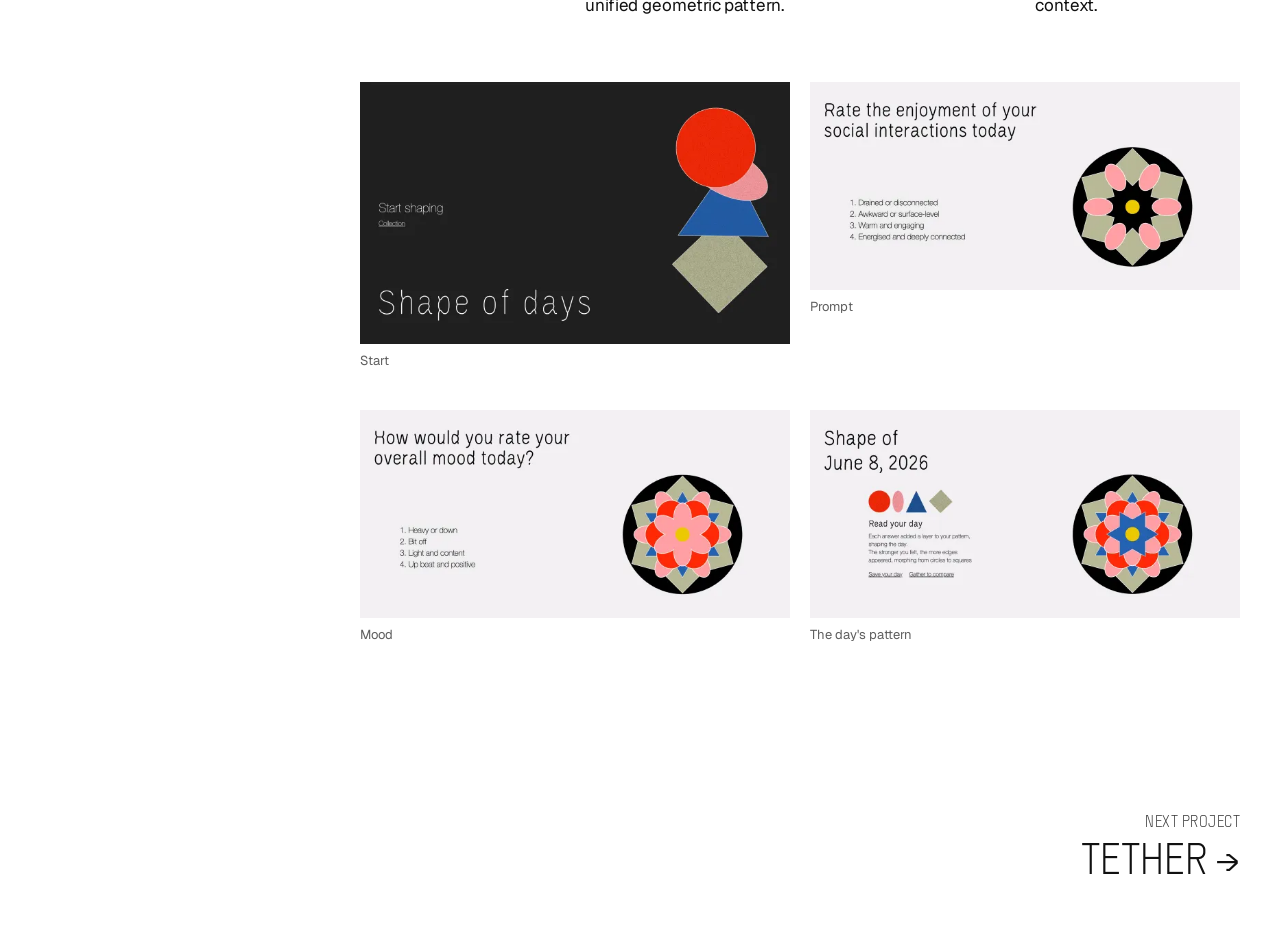
<file: pages/new-sod.html>
<!DOCTYPE html>
<html lang="en">
<head>
  <meta charset="UTF-8">
  <meta name="viewport" content="width=device-width, initial-scale=1.0">
  <title>Shape of Days — Seoha Kim</title>
  <link rel="icon" type="image/png" href="../assets/icons/seoha-favicon.png">
  <link rel="preconnect" href="https://fonts.googleapis.com">
  <link rel="preconnect" href="https://fonts.gstatic.com" crossorigin>
  <link href="https://fonts.googleapis.com/css2?family=Geist:wght@400;500&display=swap" rel="stylesheet">
  <link rel="stylesheet" href="../css/style.css?v=20261124.7">
  <link rel="stylesheet" href="../css/case-study.css?v=20261124.7">
</head>
<body>

  <div class="site">
    <aside class="side-nav" id="side-nav" data-current="sod"></aside>
    <script src="../js/side-nav.js?v=20261124.7"></script>

    <main class="site-main page cs">

      <!-- Hero: Full -->
      <div class="g cs-row cs-hero">
        <figure class="m m--full"><div class="m-box"><img src="../assets/images/sod-cs-image1.webp" alt="Twelve Shape of Days patterns: dancheong-inspired mandalas in red, pink, sage and blue"></div></figure>
      </div>

      <header class="g cs-head">
        <h1 class="t-display c-1-13">Shape of Days</h1>
        <p class="t-lede c-1-7">Shape of Days is a web experience that translates daily reflection into a unique geometric pattern: a visual record of your day that is deeply personal, without being fully legible to others. It lowers the barrier to emotional reflection through structure, guiding people from everyday events toward how they felt during them.</p>
        <dl class="cs-meta c-8-13">
          <div><dt class="t-label">Role</dt><dd class="t-meta">UX research<br>Visual system design<br>Generative dev</dd></div>
          <div><dt class="t-label">Areas</dt><dd class="t-meta">UX research,<br>creative coding</dd></div>
          <div><dt class="t-label">Year</dt><dd class="t-meta">2025</dd></div>
          <div><dt class="t-label">Type</dt><dd class="t-meta">Solo · Academic</dd></div>
        </dl>
      </header>

      <!-- 01 -->
      <section class="g cs-section">
        <h2 class="t-label">01 — Problem</h2>
        <div class="cs-text">
          <p class="t-statement">In this digital age, people record everything but remember very little. While 80% of people never revisit photos after the day they were taken, tools that capture context tend to lean either toward passive logging or intimidating open-ended writing, with very little in between.</p>
          <p class="t-body is-single">The gap between lived experiences and how they are remembered widens every time feelings go undocumented. This creates an opportunity for a tool that captures emotional context in a visually cohesive and accessible way.</p>
        </div>
      </section>
      <div class="g cs-row">
        <figure class="m m--full m--plate"><div class="m-box"><img src="../assets/images/sodheroimg.webp" alt="A pattern building up one layer at a time" loading="lazy"></div><figcaption>Pattern build-up</figcaption></figure>
      </div>

      <!-- 02 -->
      <section class="g cs-section">
        <h2 class="t-label">02 — Research</h2>
        <div class="cs-text">
          <p class="t-body is-single">The project sparked from a conversation with a friend who described journaling as intimidating. Her journal often became little more than a schedule rather than a place for reflection.</p>
          <div class="cs-cols-2">
            <p class="t-body">Research highlighted that this barrier affected far more people than I initially assumed. Many struggled to express emotions even in private spaces, making it difficult to preserve how they felt during significant moments. Over time, this can affect memory recall, even when visual cues such as photos and videos are available.</p>
            <p class="t-body">The challenge was not only how to capture emotional context, but how to lower the barrier to getting started by turning reflection into an enjoyable, rewarding experience.</p>
          </div>
          <div class="cs-question">
            <p class="t-label">Research question</p>
            <p class="t-statement">How might emotional reflection become intuitive and visually engaging without sacrificing depth?</p>
          </div>
        </div>
      </section>
      <div class="g cs-row">
        <figure class="m m--half m--plate"><div class="m-box"><img src="../assets/images/sod-research-img1.png" alt="Research map: journal, context, deep self-reflection, accessibility, visual elements and personal data" loading="lazy"></div><figcaption>Research map</figcaption></figure>
        <figure class="m m--half m--plate"><div class="m-box"><img src="../assets/images/sod-solution-img1.png" alt="A rating answer combining with a mood to add one layer to the pattern" loading="lazy"></div><figcaption>From answer to layer</figcaption></figure>
      </div>

      <!-- 03 -->
      <section class="g cs-section">
        <h2 class="t-label">03 — Design approach</h2>
        <div class="cs-text">
          <p class="t-body is-single">Three principles made sure the outcome addressed these pain points and answered the research question.</p>
          <div class="cs-cols-3">
            <div class="cs-item"><p class="t-label t-muted">01</p><h3 class="t-heading">Reflection should feel safe, not exposed</h3><p class="t-body">Users should be able to document emotions without feeling vulnerable or pressured to reveal them.</p></div>
            <div class="cs-item"><p class="t-label t-muted">02</p><h3 class="t-heading">Reflection should create personal meaning</h3><p class="t-body">The outcome should be meaningful to the creator without needing explanation to anyone else, yet visually cohesive enough to be appreciated as it is.</p></div>
            <div class="cs-item"><p class="t-label t-muted">03</p><h3 class="t-heading">Reflection should be guided, not forced</h3><p class="t-body">Adequate structure supports reflection, while letting people interpret their experiences in their own way.</p></div>
          </div>
        </div>
      </section>

      <!-- 04 -->
      <section class="g cs-section">
        <h2 class="t-label">04 — Concept</h2>
        <div class="cs-text">
          <p class="t-statement">Shape of Days approaches reflection as a process rather than a prompt. Instead of asking people to describe their emotions directly, the system builds context incrementally through a sequence of guided questions. Each answer contributes a layer to a growing visual outcome until a complete pattern emerges.</p>
          <p class="t-body is-single">Rather than replacing traditional journaling, it acts as a stepping stone toward deeper and more sustainable reflection.</p>
        </div>
      </section>
      <div class="g cs-row">
        <figure class="m m--wide m--plate"><div class="m-box"><img src="../assets/images/sod-social-rating.webp" alt="Four prompt screens, each paired with the pattern layer it creates" loading="lazy"></div><figcaption>Prompt screens</figcaption></figure>
        <figure class="m m--third m--plate"><div class="m-box"><img src="../assets/images/sod-experiment-img2.webp" alt="p5.js code that rotates shapes around a centre point to draw the pattern" loading="lazy"></div><figcaption>Pattern code (p5.js)</figcaption></figure>
      </div>
      <div class="g cs-row">
        <figure class="m m--half m--plate"><div class="m-box"><img src="../assets/images/sod-peak-end-rule.webp" alt="Peak-end rule applied to the question sequence" loading="lazy"></div><figcaption>Peak-end rule</figcaption></figure>
        <figure class="m m--half m--plate"><div class="m-box"><img src="../assets/images/sod-trackable-activity.webp" alt="Trackable activities leading from surface level to deeper reflection" loading="lazy"></div><figcaption>Surface to deeper reflection</figcaption></figure>
      </div>

      <!-- 05 -->
      <section class="g cs-section">
        <h2 class="t-label">05 — Reflection system</h2>
        <div class="cs-text">
          <p class="t-body is-single">The most critical design challenge was guiding people into emotional reflection without triggering the anxiety that often makes journaling feel overwhelming. For accessibility, I focused on areas that are relevant to everyone's daily life, easy to recall, and can be rated by intensity rather than quantity:</p>
          <ol class="cs-list">
            <li><span class="t-label">01</span><span class="t-body">Physical activity</span></li>
            <li><span class="t-label">02</span><span class="t-body">Digital consumption</span></li>
            <li><span class="t-label">03</span><span class="t-body">Social interaction</span></li>
            <li><span class="t-label">04</span><span class="t-body">Hobby time</span></li>
            <li><span class="t-label">05</span><span class="t-body">Productivity</span></li>
            <li><span class="t-label">06</span><span class="t-body">Predominant mood</span></li>
          </ol>
          <div class="cs-cols-3">
            <p class="t-body">During testing, most participants referred back to answers from earlier prompts when deciding their predominant mood. The prompts worked as interconnected steps rather than separate questions, helping people arrive at emotional reflection through recall.</p>
            <p class="t-body">Research also highlighted the importance of safety and confidentiality in self-reflection. While the flow helped people open up gradually, traditional rating scales created a disconnect in emotional language.</p>
            <p class="t-body">To address this, I adapted the Likert scale using more inclusive, neutral language and removed the traditional neutral midpoint. This encouraged participants to pause and consider their response more carefully.</p>
          </div>
        </div>
      </section>

      <!-- 06 -->
      <section class="g cs-section">
        <h2 class="t-label">06 — Visual system</h2>
        <div class="cs-text">
          <p class="t-body is-single">The visual system is heavily influenced by Dancheong, the traditional Korean decorative painting found on architecture. As the project began from a personal interest in memory and reflection, I wanted to anchor the experience in an element of my own cultural background.</p>
          <div class="cs-cols-2">
            <p class="t-body">The geometric floral motifs in Dancheong originate from Buddhist mandalas, which symbolise harmony and wholeness.</p>
            <p class="t-body">Mandalas have also appeared in psychology as tools for self-reflection and self-expression. This connection gave both cultural grounding and a framework for turning emotional data into a meaningful visual record.</p>
          </div>
        </div>
      </section>
      <div class="g cs-row">
        <figure class="m m--wide"><div class="m-box"><img src="../assets/images/dancheong2.webp" alt="Dancheong painted on temple eaves" loading="lazy"></div><figcaption>Dancheong</figcaption></figure>
        <figure class="m m--third"><div class="m-box"><img src="../assets/images/sod-dancheong.png" alt="Close-up of a Dancheong floral motif" loading="lazy"></div><figcaption>Floral motif</figcaption></figure>
      </div>
      <div class="g cs-row">
        <figure class="m m--full m--plate"><div class="m-box"><img src="../assets/images/sod-colour-palette.png" alt="Colour palette: yellow, red, blossom, blue, sage, black and white" loading="lazy"></div><figcaption>Colour palette</figcaption></figure>
      </div>

      <!-- 07 -->
      <section class="g cs-section">
        <h2 class="t-label">07 — Web experience</h2>
        <div class="cs-text">
          <div class="cs-cols-3">
            <p class="t-body">As people answer each prompt, they receive immediate visual feedback: a polygon layer that gradually builds a unified geometric pattern.</p>
            <p class="t-body">By the end of the sixth prompt, they're rewarded with a unique visualisation of their day.</p>
            <p class="t-body">The pattern can be saved to an online archive, or downloaded and remixed with other personal artefacts for further context.</p>
          </div>
        </div>
      </section>
      <div class="g cs-row">
        <figure class="m m--half m--plate"><div class="m-box"><img src="../assets/images/soduserjourney1.webp" alt="Web experience start screen" loading="lazy"></div><figcaption>Start</figcaption></figure>
        <figure class="m m--half m--plate"><div class="m-box"><img src="../assets/images/soduserjourney2.webp" alt="A rating prompt with its pattern layer" loading="lazy"></div><figcaption>Prompt</figcaption></figure>
      </div>
      <div class="g cs-row">
        <figure class="m m--half m--plate"><div class="m-box"><img src="../assets/images/soduserjourney3.webp" alt="A mood prompt with its pattern layer" loading="lazy"></div><figcaption>Mood</figcaption></figure>
        <figure class="m m--half m--plate"><div class="m-box"><img src="../assets/images/soduserjourney4.webp" alt="The finished pattern for the day" loading="lazy"></div><figcaption>The day's pattern</figcaption></figure>
      </div>

      <a class="cs-next" href="tether.html">
        <span class="t-label t-muted">Next project</span>
        <span class="cs-next__title">Tether <span aria-hidden="true">→</span></span>
      </a>
    </main>
  </div>

</body>
</html>
</file>
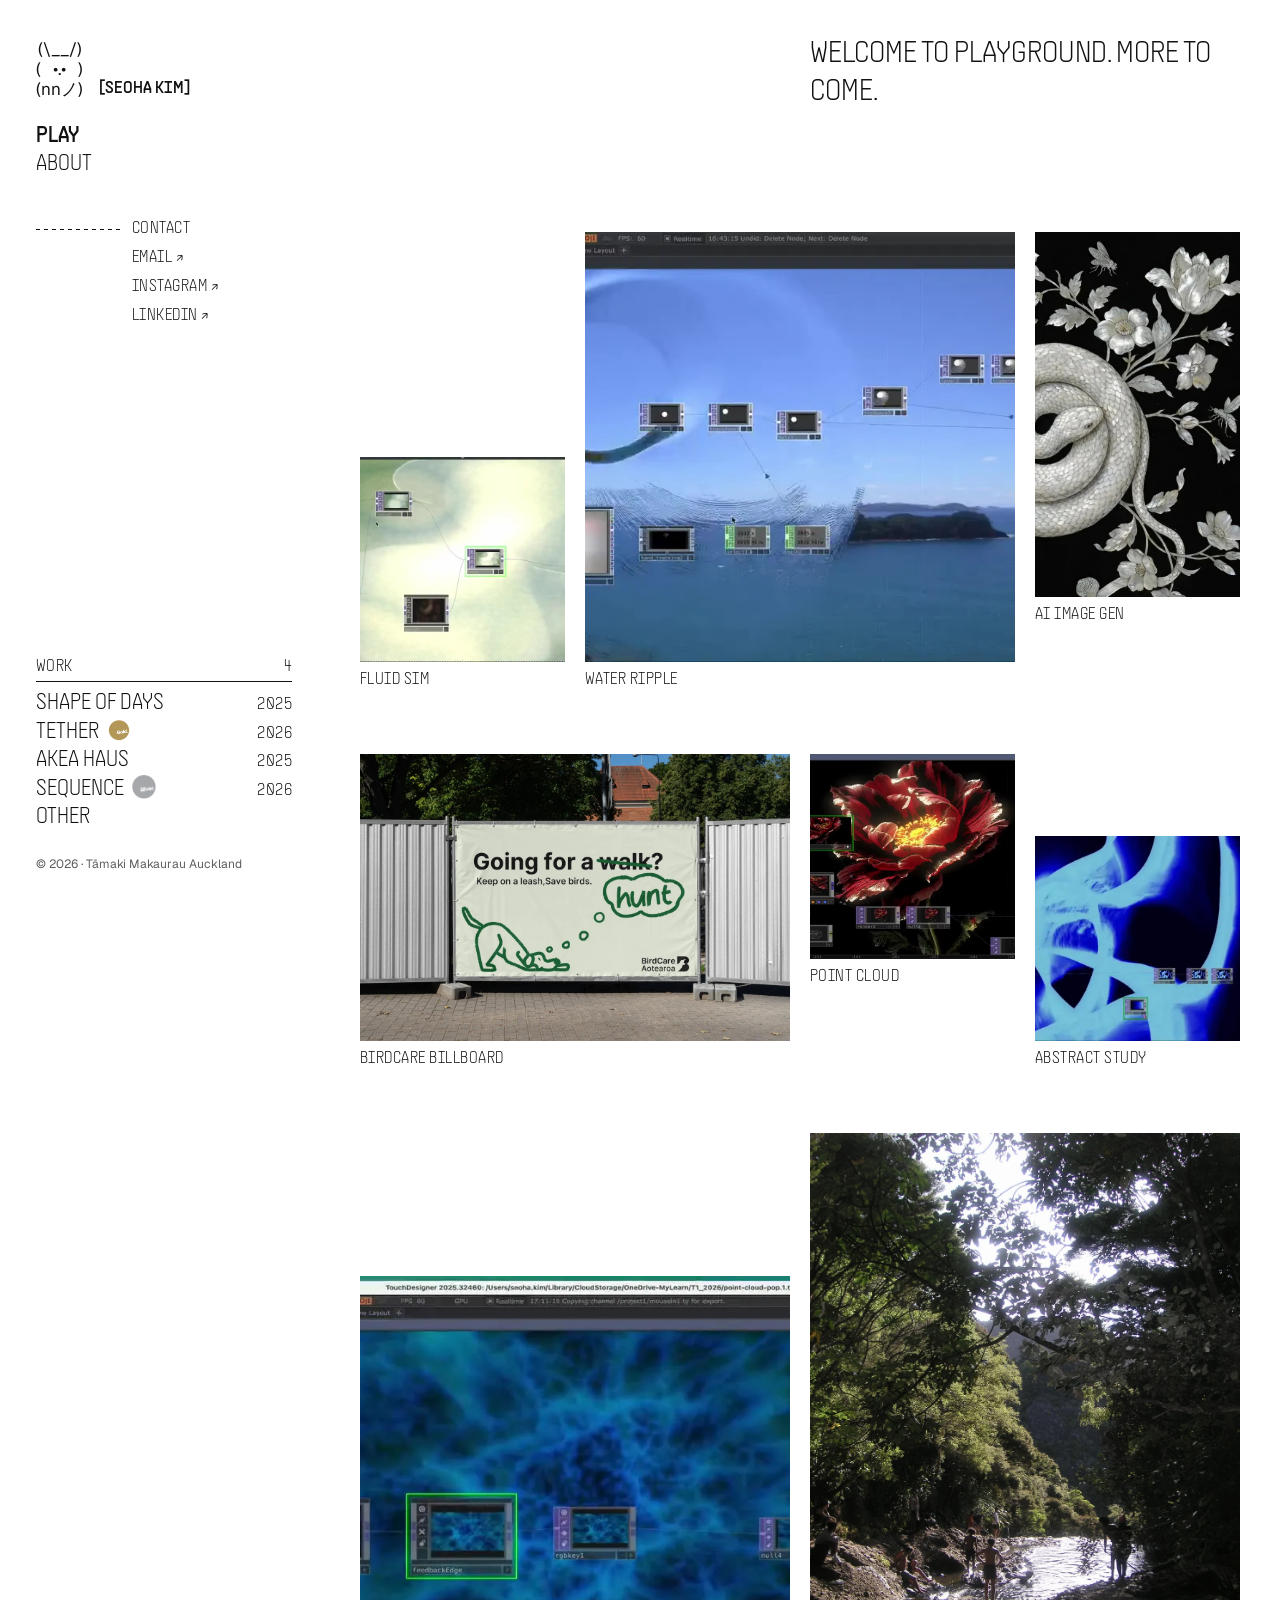
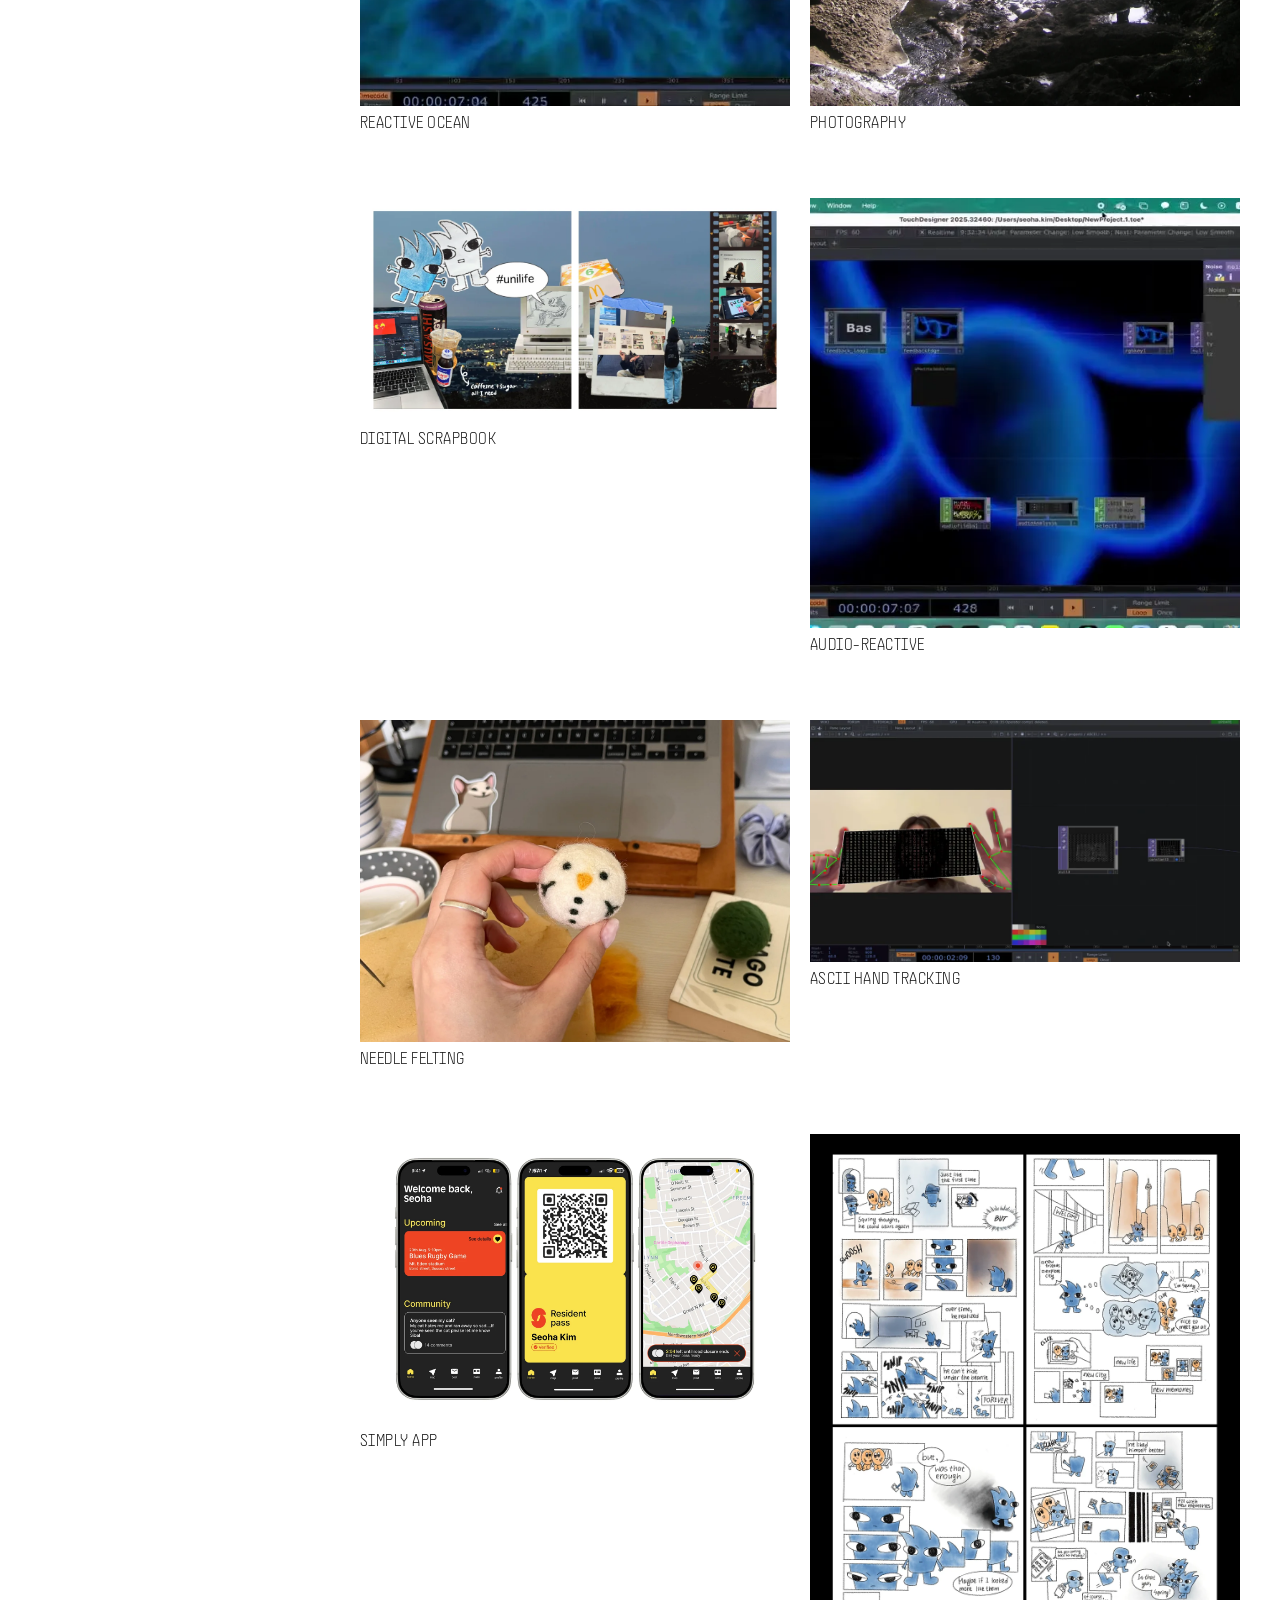
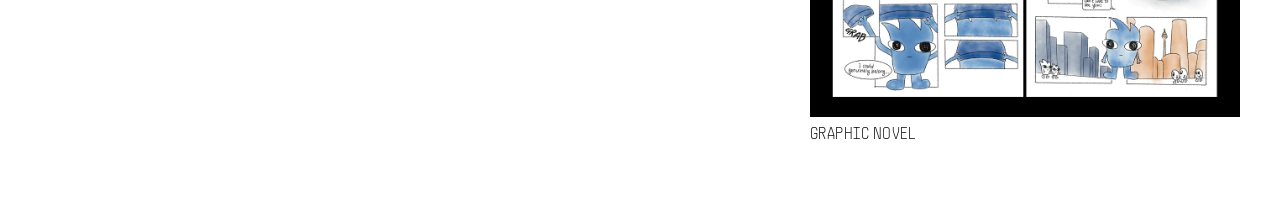
<file: pages/play.html>
<!DOCTYPE html>
<html lang="en">
<head>
  <meta charset="UTF-8">
  <meta name="viewport" content="width=device-width, initial-scale=1.0">
  <title>Play — Seoha Kim</title>
  <link rel="icon" type="image/png" href="../assets/icons/seoha-favicon.png">
  <link rel="preconnect" href="https://fonts.googleapis.com">
  <link rel="preconnect" href="https://fonts.gstatic.com" crossorigin>
  <link href="https://fonts.googleapis.com/css2?family=Geist:wght@400;500&display=swap" rel="stylesheet">
  <link rel="stylesheet" href="../css/style.css?v=20261124.7">
  <link rel="stylesheet" href="../css/play.css?v=20261124.7">
</head>
<body>

  <div class="site">
    <aside class="side-nav" id="side-nav" data-current="play"></aside>
    <script src="../js/side-nav.js?v=20261124.7"></script>

    <main class="site-main page play">
      <header class="play-head g">
        <h1 class="play-title c-7-13">Welcome to playground. More to come.</h1>
      </header>

      <ul class="play-grid">
        <li class="play-item at-bottom">
          <button type="button" class="play-media" aria-label="Play video: Fluid sim (click for sound)">
            <video src="../assets/play/fluid.mp4" poster="../assets/play/fluid.webp" muted loop playsinline preload="none" data-sound></video>
          </button>
          <p class="play-cap">Fluid sim</p>
        </li>
        <li class="play-item is-big">
          <button type="button" class="play-media" aria-label="Play video: Water ripple">
            <video src="../assets/play/interactive-ripples.mp4" poster="../assets/play/interactive-ripples.webp" muted loop playsinline preload="none"></video>
          </button>
          <p class="play-cap">Water ripple</p>
        </li>
        <li class="play-item at-top is-natural">
          <button type="button" class="play-media" aria-label="Image: AI image gen">
            <img src="../assets/play/ai-image-gen.webp" alt="Silver snake coiled among flowers, AI-generated" width="562" height="1000" loading="lazy">
          </button>
          <p class="play-cap">AI image gen</p>
        </li>
        <li class="play-item is-big at-top is-natural">
          <button type="button" class="play-media" aria-label="Image: BirdCare billboard">
            <img src="../assets/play/birdcare-billboard.webp" alt="Billboard on a construction fence: Going for a walk? with walk crossed out and a line-drawn dog sniffing the ground dreaming of a hunt. Keep on a leash, save birds. BirdCare Aotearoa" width="1200" height="800" loading="lazy">
          </button>
          <p class="play-cap">BirdCare billboard</p>
        </li>
        <li class="play-item at-top">
          <button type="button" class="play-media" aria-label="Play video: Point cloud (click for sound)">
            <video src="../assets/play/pointcloud.mp4" poster="../assets/play/pointcloud.webp" muted loop playsinline preload="none" data-sound></video>
          </button>
          <p class="play-cap">Point cloud</p>
        </li>
        <li class="play-item at-bottom">
          <button type="button" class="play-media" aria-label="Play video: Abstract study">
            <video src="../assets/play/abstract-study.mp4" poster="../assets/play/abstract-study.webp" muted loop playsinline preload="none"></video>
          </button>
          <p class="play-cap">Abstract study</p>
        </li>
        <li class="play-item is-big at-bottom">
          <button type="button" class="play-media" aria-label="Play video: Reactive ocean">
            <video src="../assets/play/reactive-ocean.mp4" poster="../assets/play/reactive-ocean.webp" muted loop playsinline preload="none"></video>
          </button>
          <p class="play-cap">Reactive ocean</p>
        </li>
        <li class="play-item is-big at-top is-natural">
          <button type="button" class="play-media" aria-label="Image: Photography">
            <img src="../assets/play/photo-stream.webp" alt="People wading in a rock pool under backlit native bush" width="1000" height="1333" loading="lazy">
          </button>
          <p class="play-cap">Photography</p>
        </li>
        <li class="play-item is-big at-top is-natural">
          <button type="button" class="play-media" aria-label="Image: Digital scrapbook">
            <img src="../assets/play/digital-scrapbook.webp" alt="Collage of uni life over a dusk city view: two paper characters, energy drinks and coffee, an old computer, a polaroid of a studio crit and a film strip of classmates" width="1200" height="625" loading="lazy">
          </button>
          <p class="play-cap">Digital scrapbook</p>
        </li>
        <li class="play-item is-big">
          <button type="button" class="play-media" aria-label="Play video: Audio-reactive">
            <video src="../assets/play/reactive-abstract.mp4" poster="../assets/play/reactive-abstract.webp" muted loop playsinline preload="none"></video>
          </button>
          <p class="play-cap">Audio-reactive</p>
        </li>
        <li class="play-item is-big at-bottom is-natural">
          <button type="button" class="play-media" aria-label="Image: Needle felting">
            <img src="../assets/play/needle-felting.webp" alt="A small needle-felted snowman ball held up above a desk" width="1200" height="900" loading="lazy">
          </button>
          <p class="play-cap">Needle felting</p>
        </li>
        <li class="play-item is-big at-top is-natural">
          <button type="button" class="play-media" aria-label="Play video: ASCII hand tracking (click for sound)">
            <video src="../assets/play/ascii-hands.mp4" poster="../assets/play/ascii-hands.webp" width="960" height="540" muted loop playsinline preload="none" data-sound></video>
          </button>
          <p class="play-cap">ASCII hand tracking</p>
        </li>
        <li class="play-item is-big at-top is-natural">
          <button type="button" class="play-media" aria-label="Image: Simply app">
            <img src="../assets/play/simply-app.webp" alt="Three phone screens from the Simply app: home with an upcoming rugby game, a yellow resident pass with a QR code, and a map of road closures" width="1612" height="1084" loading="lazy">
          </button>
          <p class="play-cap">Simply app</p>
        </li>
        <li class="play-item is-big at-top is-natural">
          <button type="button" class="play-media" aria-label="Image: Graphic novel">
            <img src="../assets/play/graphic-novel.webp" alt="Four hand-drawn comic pages following Squiny, a small blue character who moves to a new city and makes new friends" width="1024" height="1388" loading="lazy">
          </button>
          <p class="play-cap">Graphic novel</p>
        </li>
      </ul>
    </main>
  </div>

  <script src="../js/play.js?v=20261124.7" defer></script>
</body>
</html>
</file>
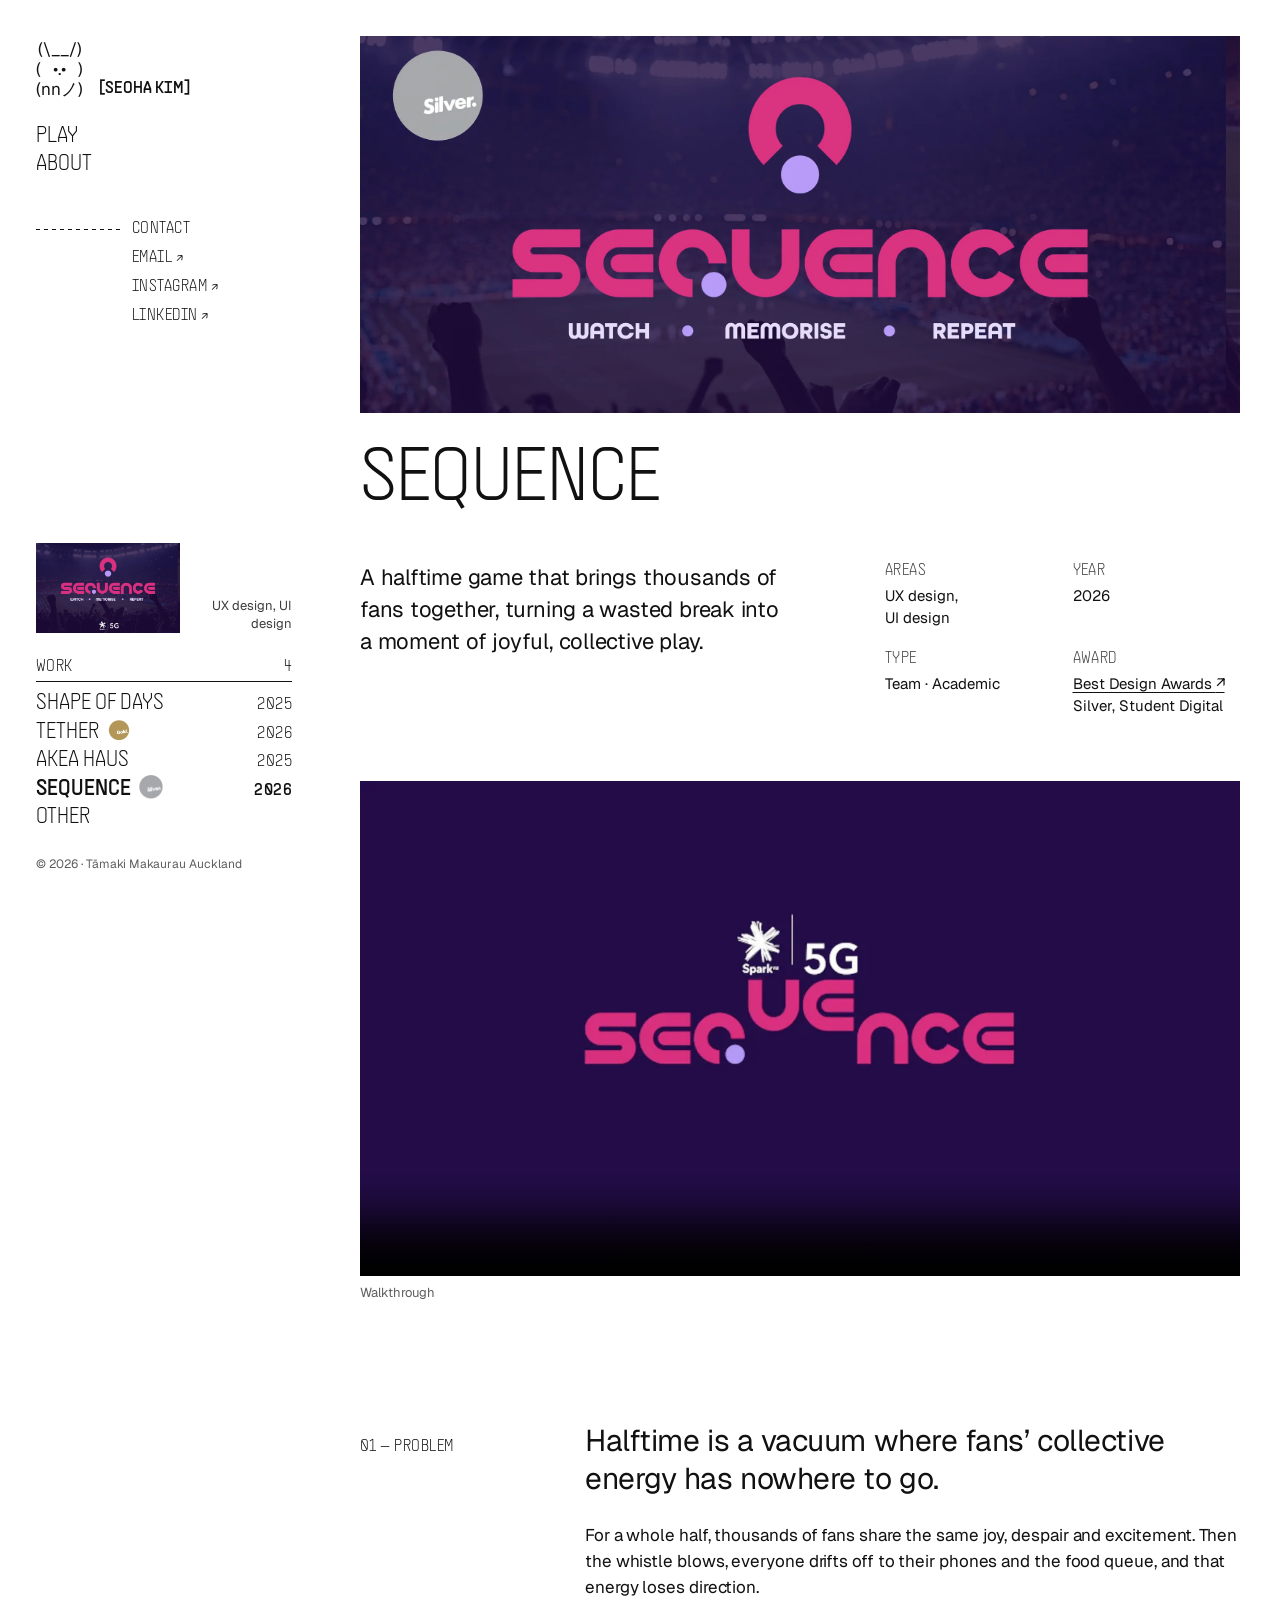
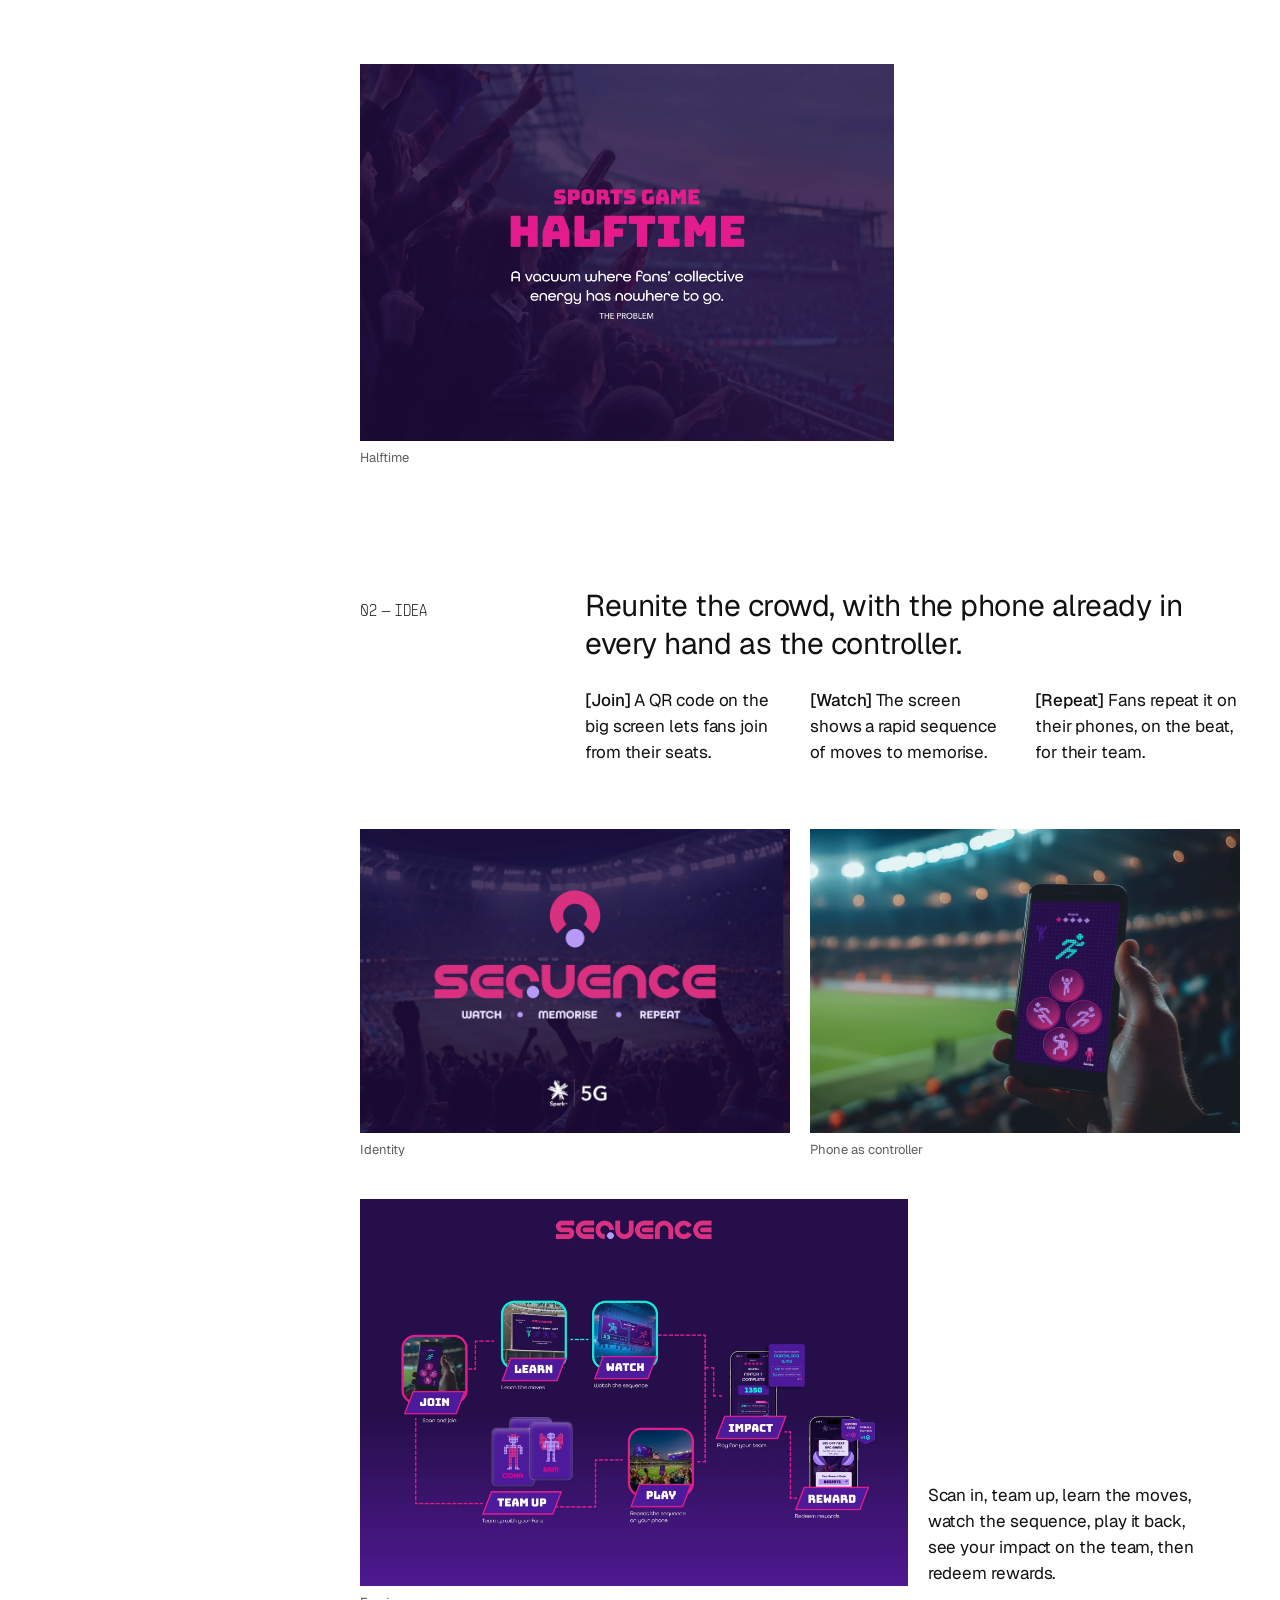
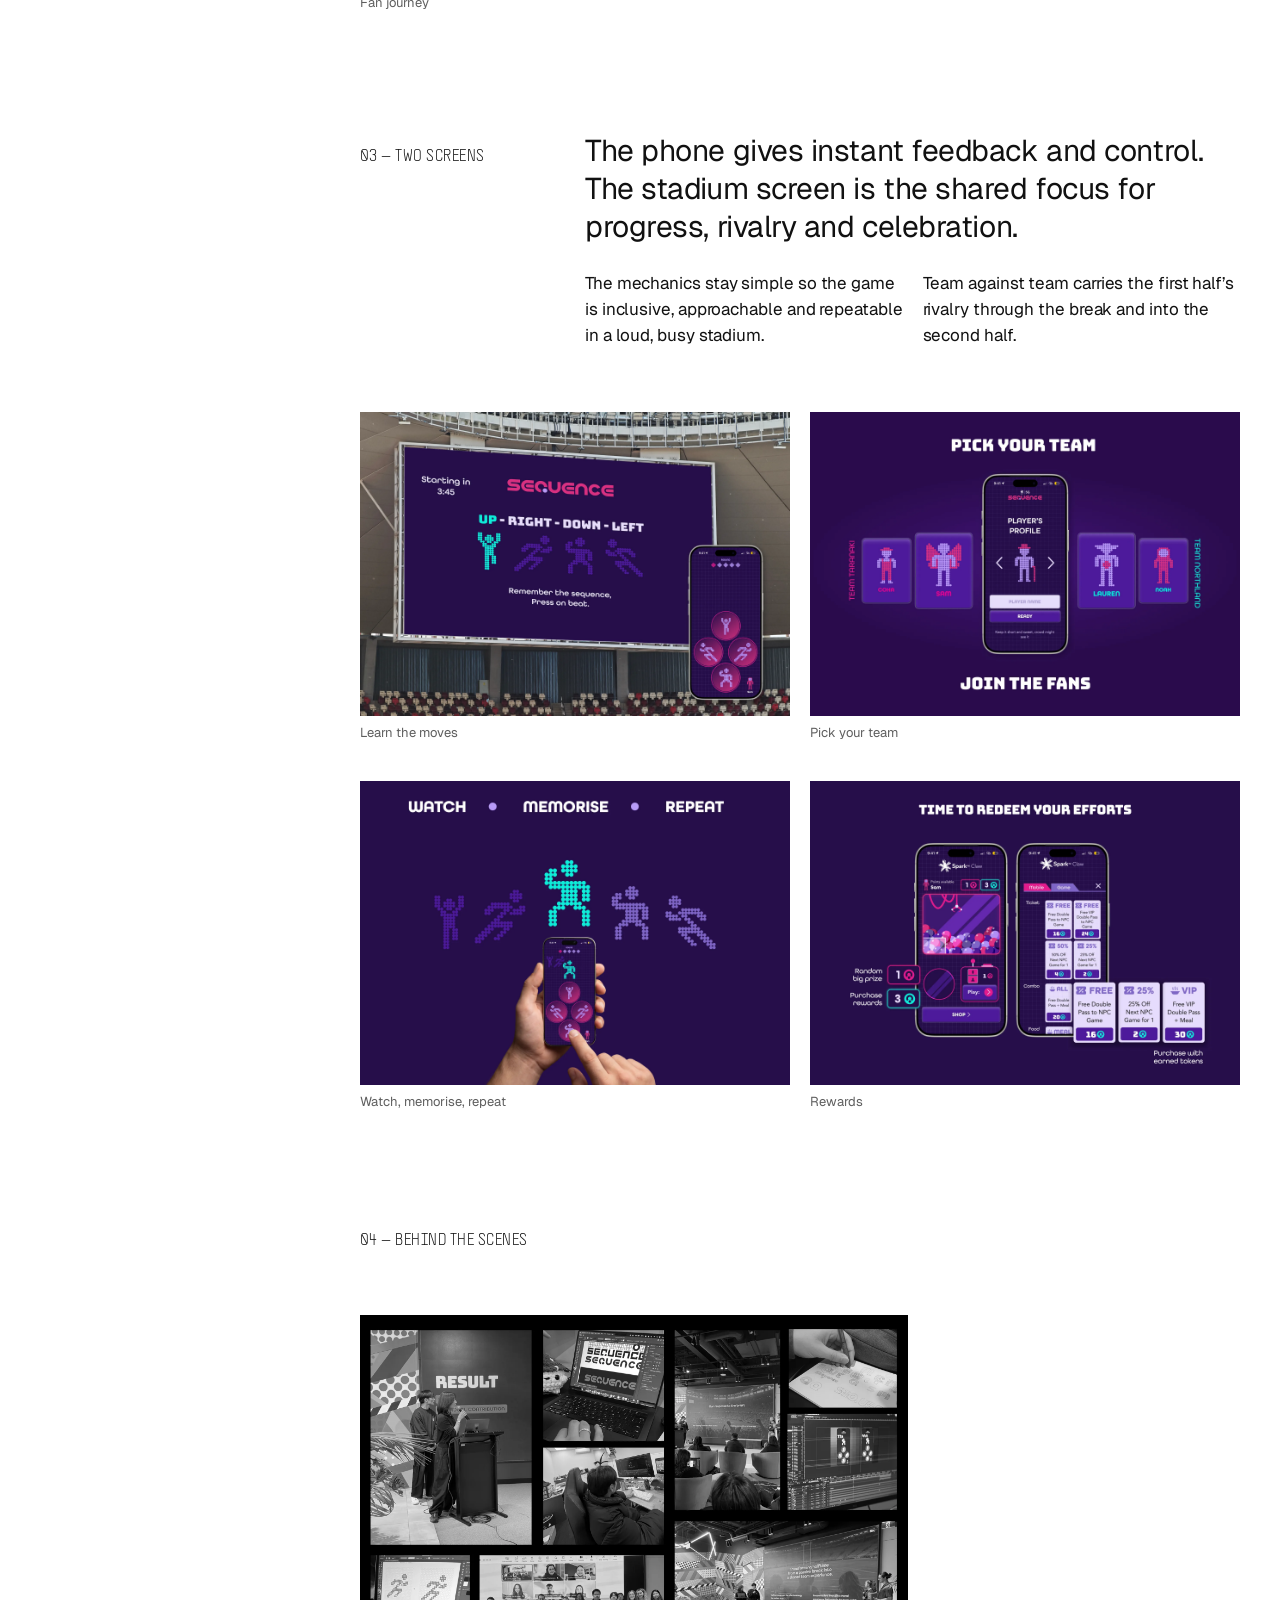
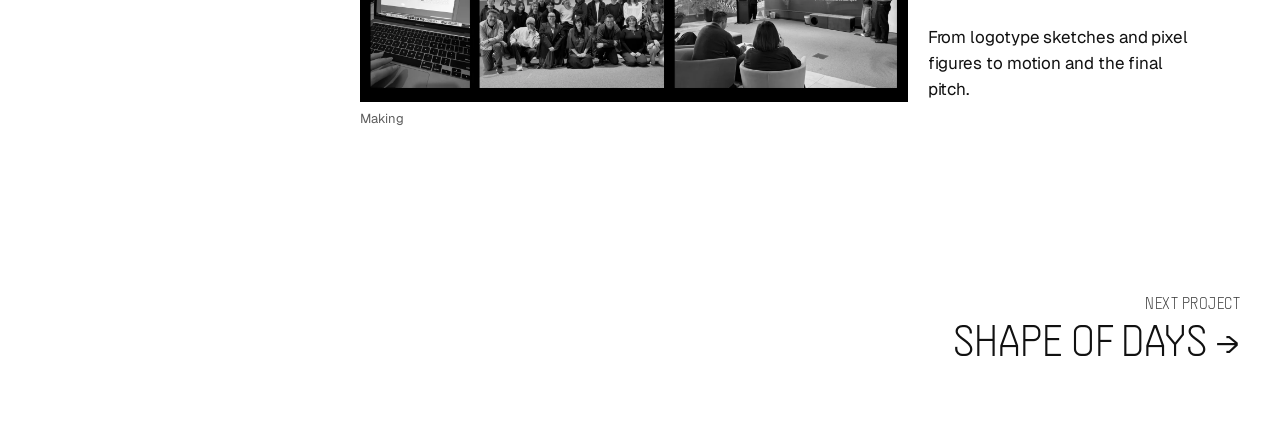
<file: pages/sequence.html>
<!DOCTYPE html>
<html lang="en">
<head>
  <meta charset="UTF-8">
  <meta name="viewport" content="width=device-width, initial-scale=1.0">
  <title>Sequence — Seoha Kim</title>
  <link rel="icon" type="image/png" href="../assets/icons/seoha-favicon.png">
  <link rel="preconnect" href="https://fonts.googleapis.com">
  <link rel="preconnect" href="https://fonts.gstatic.com" crossorigin>
  <link href="https://fonts.googleapis.com/css2?family=Geist:wght@400;500&display=swap" rel="stylesheet">
  <link rel="stylesheet" href="../css/style.css?v=20261124.7">
  <link rel="stylesheet" href="../css/case-study.css?v=20261124.7">
</head>
<body>

  <div class="site">
    <aside class="side-nav" id="side-nav" data-current="sequence"></aside>
    <script src="../js/side-nav.js?v=20261124.7"></script>

    <main class="site-main page cs">

      <!-- Hero: header image (with the Silver badge) -->
      <div class="g cs-row cs-hero">
        <figure class="m m--full"><div class="m-box">
          <img src="../assets/sequence/sequence-header.webp" alt="Sequence logo and the line Watch, memorise, repeat over a cheering stadium crowd, with the Best Design Awards Silver badge">
        </div></figure>
      </div>

      <header class="g cs-head">
        <h1 class="t-display c-1-13">Sequence</h1>
        <p class="t-lede c-1-7">A halftime game that brings thousands of fans together, turning a wasted break into a moment of joyful, collective play.</p>
        <dl class="cs-meta c-8-13">
          <div><dt class="t-label">Areas</dt><dd class="t-meta">UX design,<br>UI design</dd></div>
          <div><dt class="t-label">Year</dt><dd class="t-meta">2026</dd></div>
          <div><dt class="t-label">Type</dt><dd class="t-meta">Team · Academic</dd></div>
          <div><dt class="t-label">Award</dt><dd class="t-meta"><a class="cs-meta__link" href="https://bestawards.co.nz/digital/student-academic-digital/seoha-kim/sequence/" target="_blank" rel="noopener">Best Design Awards <span aria-hidden="true">↗</span><span class="visually-hidden"> (opens in a new tab)</span></a><br>Silver, Student Digital</dd></div>
        </dl>
      </header>

      <!-- Film, straight under the header -->
      <div class="g cs-row">
        <figure class="m m--full m--169"><div class="m-box">
          <video data-inview src="../assets/sequence/sequence-film.mp4" poster="../assets/sequence/sequence-film.webp" muted loop playsinline controls preload="none" aria-label="Sequence walkthrough: scan to join, pick a side, learn the moves, play on the phone and see the team score"></video>
        </div><figcaption>Walkthrough</figcaption></figure>
      </div>

      <!-- 01 -->
      <section class="g cs-section">
        <h2 class="t-label">01 — Problem</h2>
        <div class="cs-text">
          <p class="t-statement">Halftime is a vacuum where fans&rsquo; collective energy has nowhere to go.</p>
          <p class="t-body is-single">For a whole half, thousands of fans share the same joy, despair and excitement. Then the whistle blows, everyone drifts off to their phones and the food queue, and that energy loses direction.</p>
        </div>
      </section>
      <div class="g cs-row">
        <figure class="m m--full"><div class="m-box"><img src="../assets/sequence/sequence-problem.webp" alt="Fans with raised arms in a stadium, under the words Sports game halftime: a vacuum where fans' collective energy has nowhere to go" loading="lazy"></div><figcaption>Halftime</figcaption></figure>
      </div>

      <!-- 02 -->
      <section class="g cs-section">
        <h2 class="t-label">02 — Idea</h2>
        <div class="cs-text">
          <p class="t-statement">Reunite the crowd, with the phone already in every hand as the controller.</p>
          <div class="cs-cols-3">
            <p class="t-body"><span class="cs-key">[Join]</span> A QR code on the big screen lets fans join from their seats.</p>
            <p class="t-body"><span class="cs-key">[Watch]</span> The screen shows a rapid sequence of moves to memorise.</p>
            <p class="t-body"><span class="cs-key">[Repeat]</span> Fans repeat it on their phones, on the beat, for their team.</p>
          </div>
        </div>
      </section>
      <div class="g cs-row">
        <figure class="m m--half"><div class="m-box"><img src="../assets/sequence/sequence-identity.webp" alt="Sequence logo in pink and lilac over a stadium crowd: Watch, memorise, repeat" loading="lazy"></div><figcaption>Identity</figcaption></figure>
        <figure class="m m--half"><div class="m-box"><img src="../assets/sequence/sequence-controller.webp" alt="A fan holds up a phone in the stands showing four pixel-figure move buttons" loading="lazy"></div><figcaption>Phone as controller</figcaption></figure>
      </div>
      <div class="g cs-row">
        <figure class="m m--wide"><div class="m-box"><img src="../assets/sequence/sequence-journey.webp" alt="Fan journey map: join, team up, learn, watch, play, impact and reward, linked by dashed lines" loading="lazy"></div><figcaption>Fan journey</figcaption></figure>
        <div class="cs-aside">
          <p class="t-body">Scan in, team up, learn the moves, watch the sequence, play it back, see your impact on the team, then redeem rewards.</p>
        </div>
      </div>

      <!-- 03 -->
      <section class="g cs-section">
        <h2 class="t-label">03 — Two screens</h2>
        <div class="cs-text">
          <p class="t-statement">The phone gives instant feedback and control. The stadium screen is the shared focus for progress, rivalry and celebration.</p>
          <div class="cs-cols-2">
            <p class="t-body">The mechanics stay simple so the game is inclusive, approachable and repeatable in a loud, busy stadium.</p>
            <p class="t-body">Team against team carries the first half&rsquo;s rivalry through the break and into the second half.</p>
          </div>
        </div>
      </section>
      <div class="g cs-row">
        <figure class="m m--half"><div class="m-box"><img src="../assets/sequence/sequence-big-screen.webp" alt="The stadium screen counts down and shows the moves Up, Right, Down, Left as pixel figures, beside the matching phone screen" loading="lazy"></div><figcaption>Learn the moves</figcaption></figure>
        <figure class="m m--half"><div class="m-box"><img src="../assets/sequence/sequence-pick-team.webp" alt="Pick your team: a phone showing the player profile screen between pixel-character cards for Team Taranaki and Team Northland" loading="lazy"></div><figcaption>Pick your team</figcaption></figure>
      </div>
      <div class="g cs-row">
        <figure class="m m--half"><div class="m-box"><img src="../assets/sequence/sequence-watch-repeat.webp" alt="Watch, memorise, repeat: a row of pixel figures above a hand tapping the matching move on a phone" loading="lazy"></div><figcaption>Watch, memorise, repeat</figcaption></figure>
        <figure class="m m--half"><div class="m-box"><img src="../assets/sequence/sequence-rewards.webp" alt="Time to redeem your efforts: a claw-machine game and a rewards shop of ticket and meal deals paid for with earned tokens" loading="lazy"></div><figcaption>Rewards</figcaption></figure>
      </div>

      <!-- 04 -->
      <section class="g cs-section">
        <h2 class="t-label">04 — Behind the scenes</h2>
      </section>
      <div class="g cs-row">
        <figure class="m m--wide"><div class="m-box"><img src="../assets/sequence/sequence-making.webp" alt="Black-and-white collage: logotype sketches, pixel figures in Illustrator, animating in After Effects, the team pitching on stage and a group photo" loading="lazy"></div><figcaption>Making</figcaption></figure>
        <div class="cs-aside">
          <p class="t-body">From logotype sketches and pixel figures to motion and the final pitch.</p>
        </div>
      </div>

      <a class="cs-next" href="new-sod.html">
        <span class="t-label t-muted">Next project</span>
        <span class="cs-next__title">Shape of Days <span aria-hidden="true">→</span></span>
      </a>
    </main>
  </div>

  <script src="../js/case-video.js?v=20261124.7" defer></script>
</body>
</html>
</file>
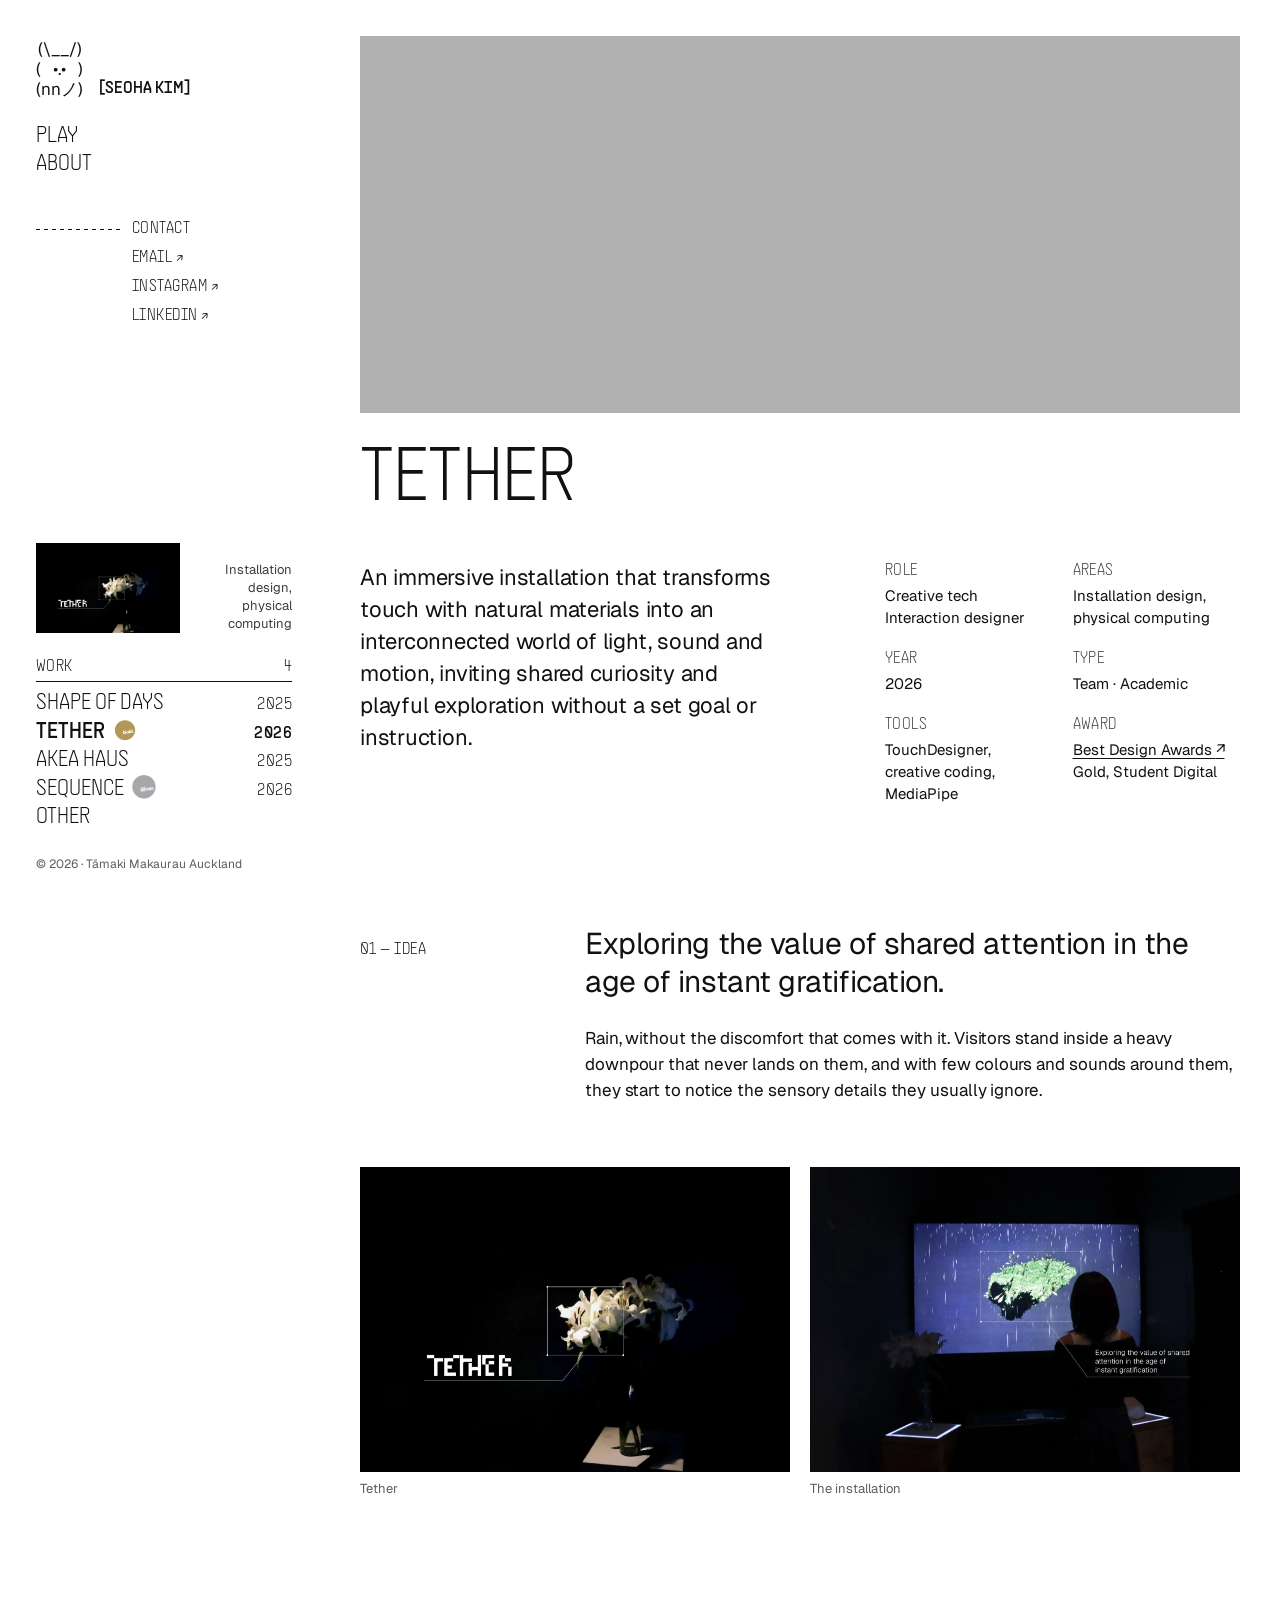
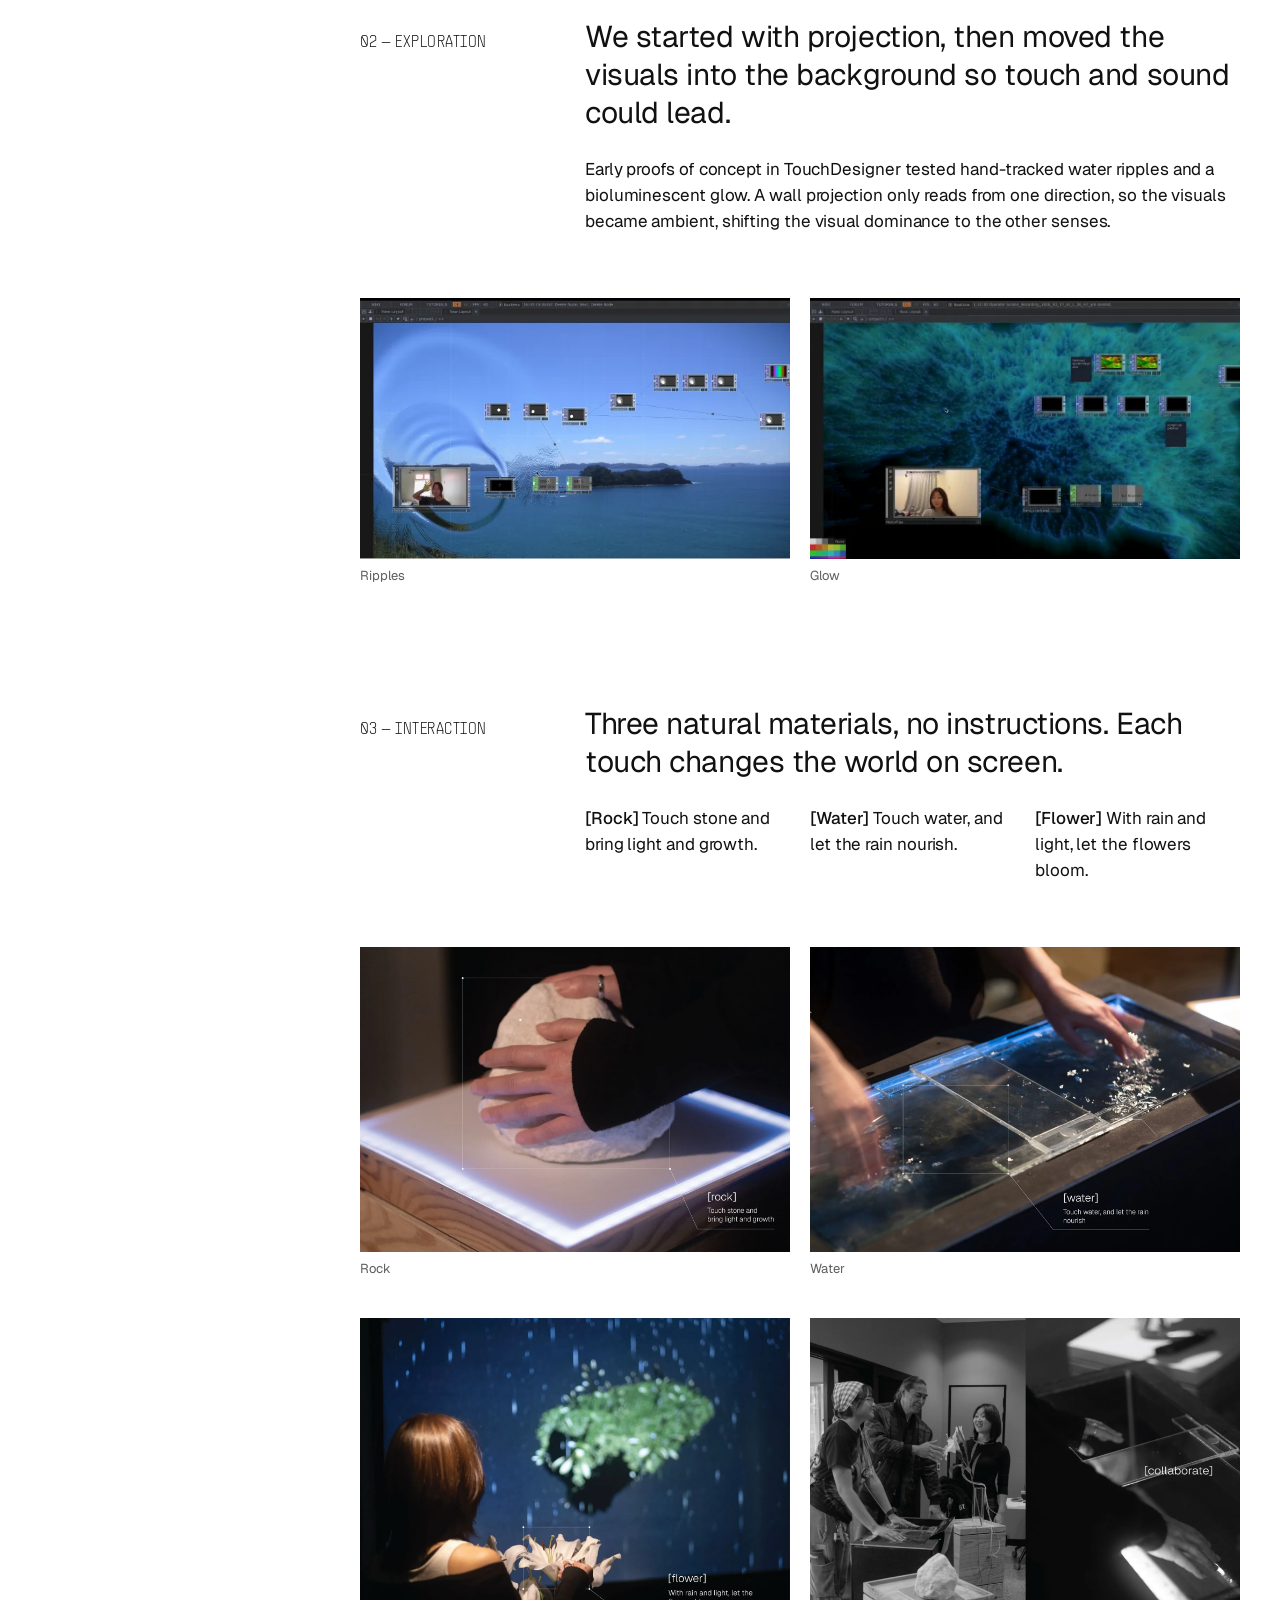
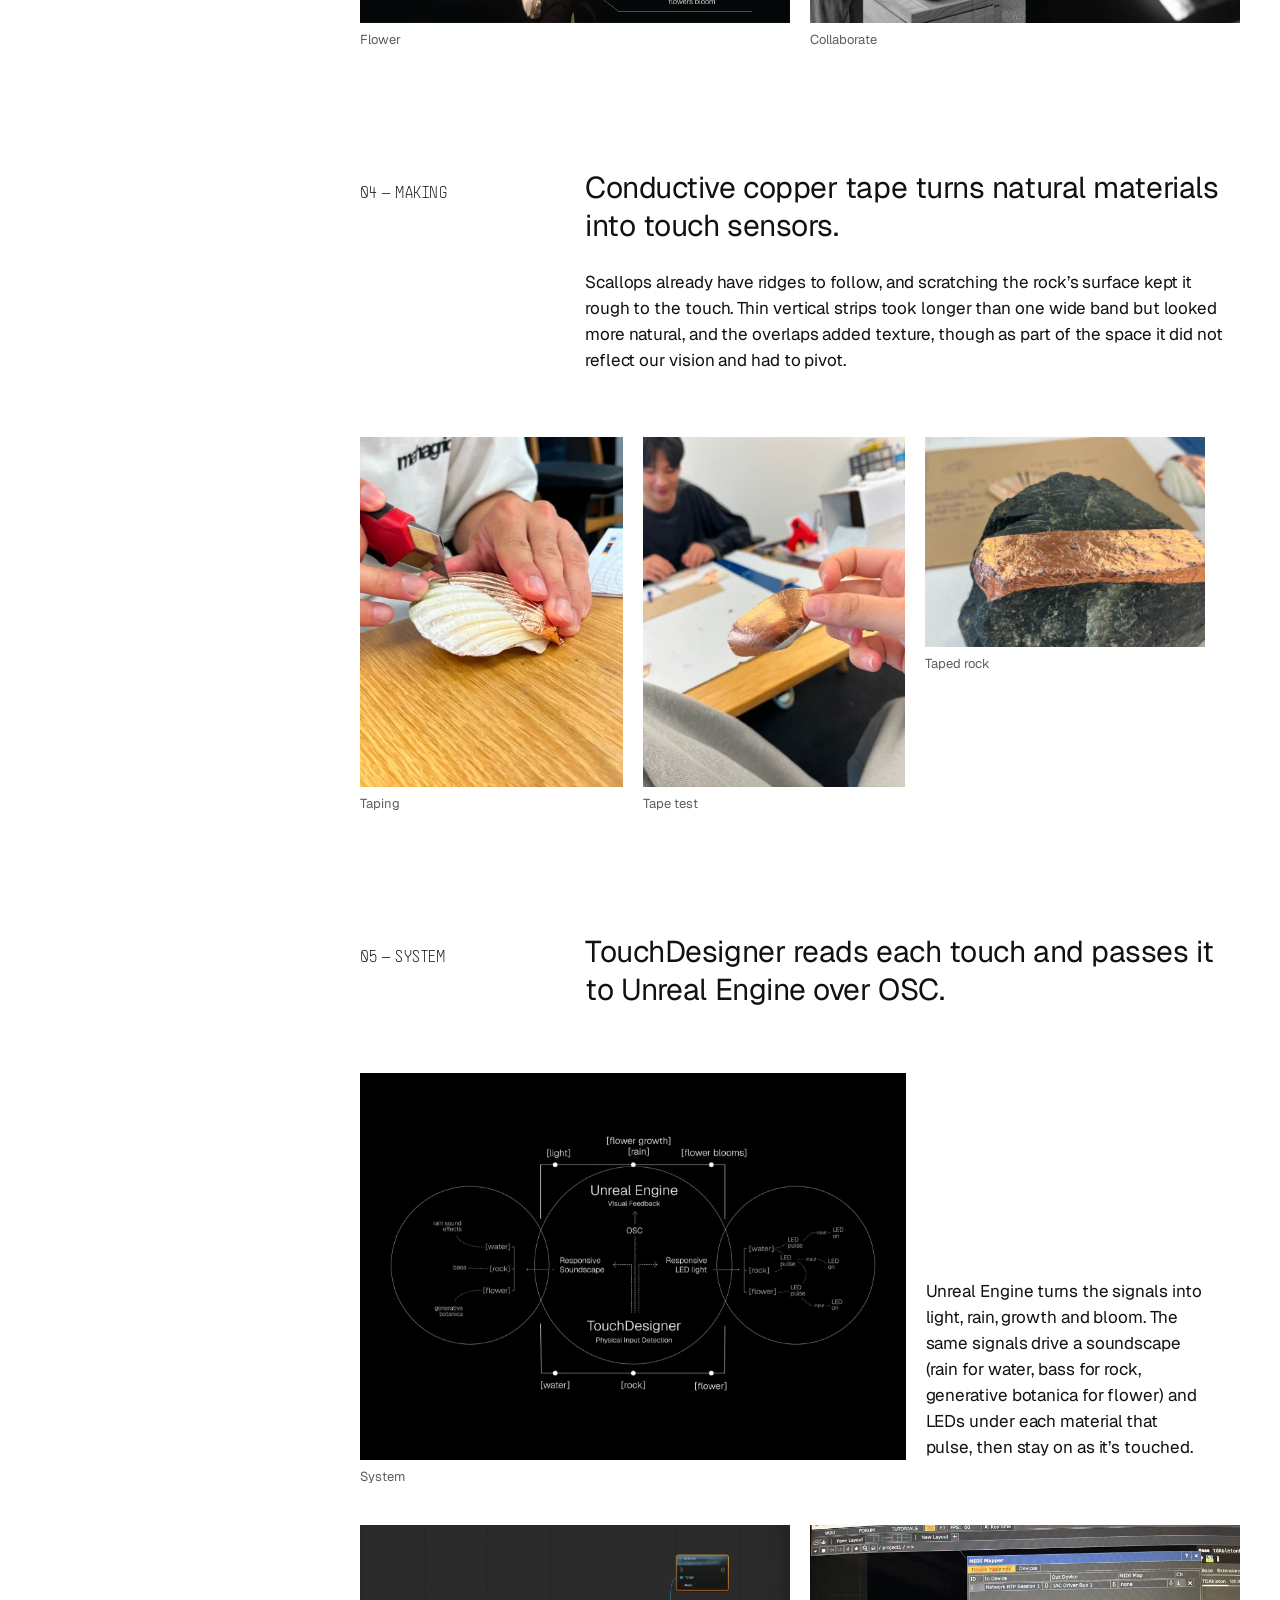
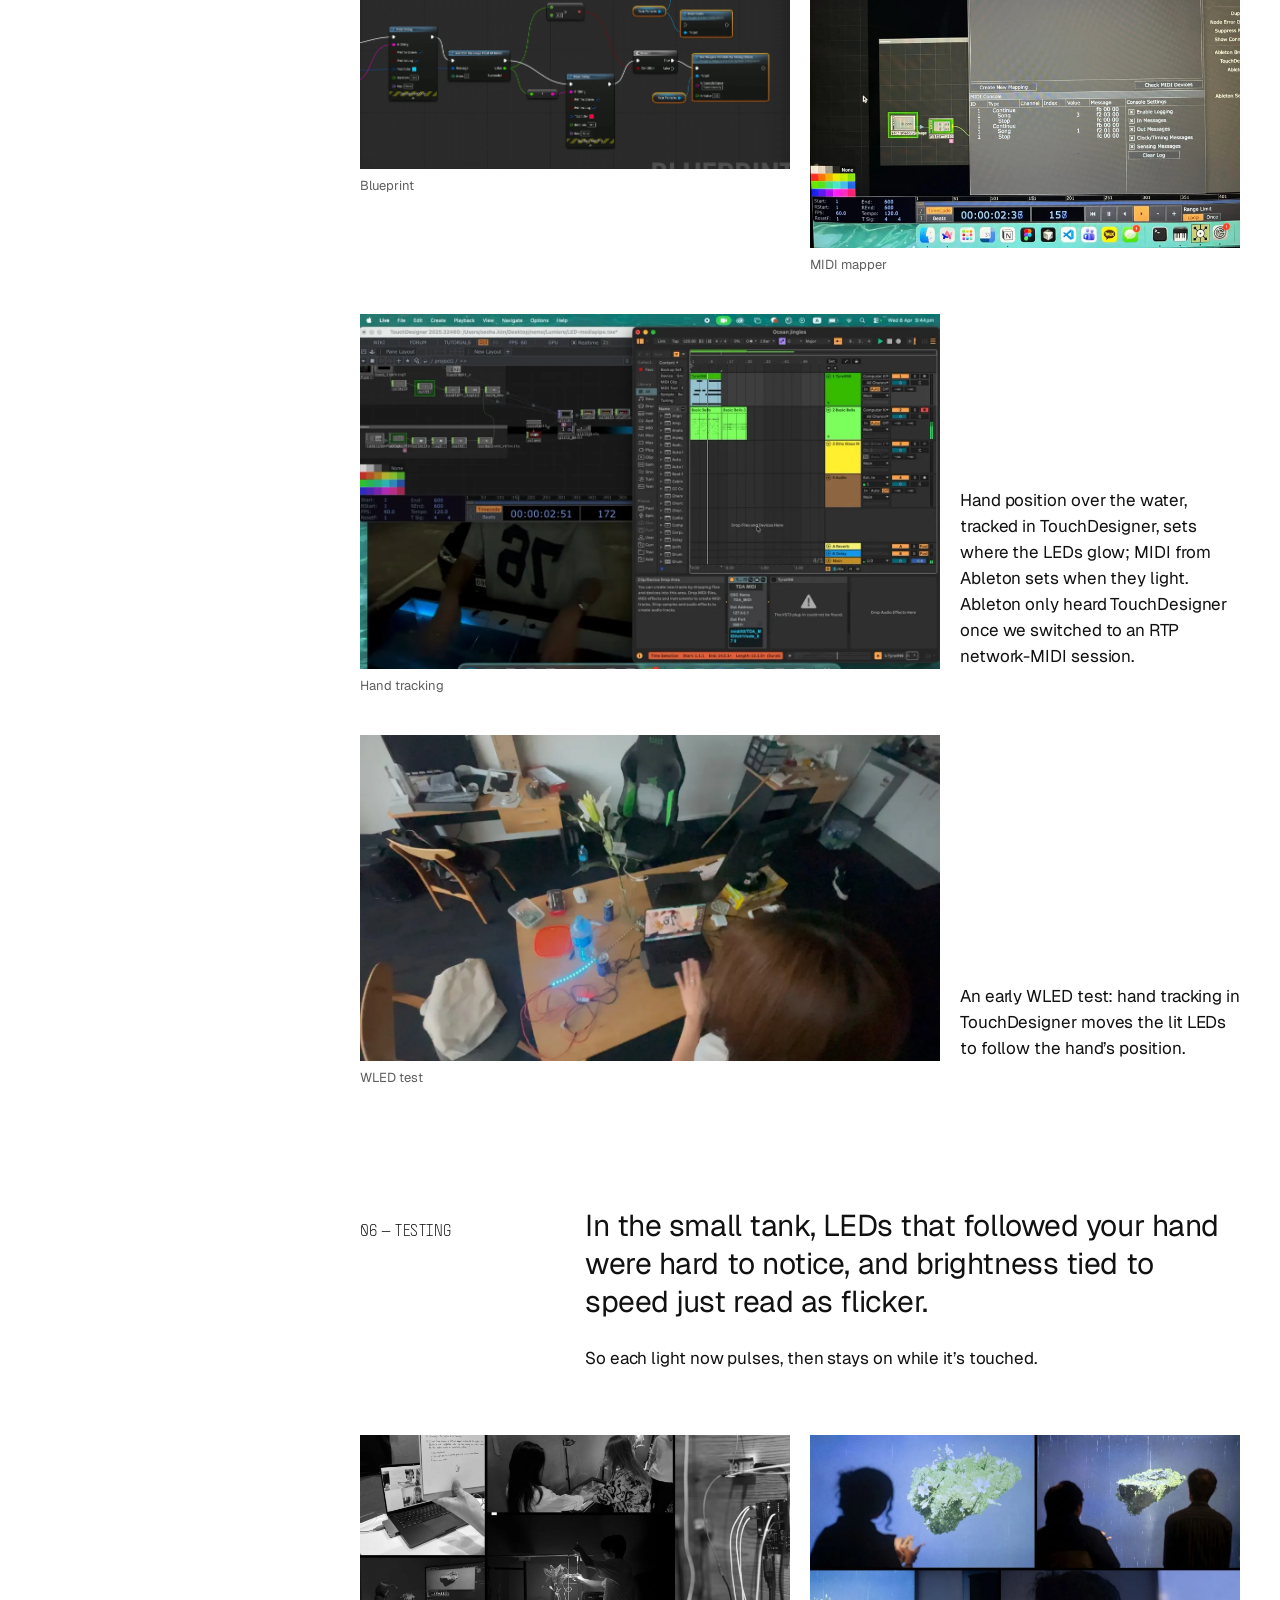
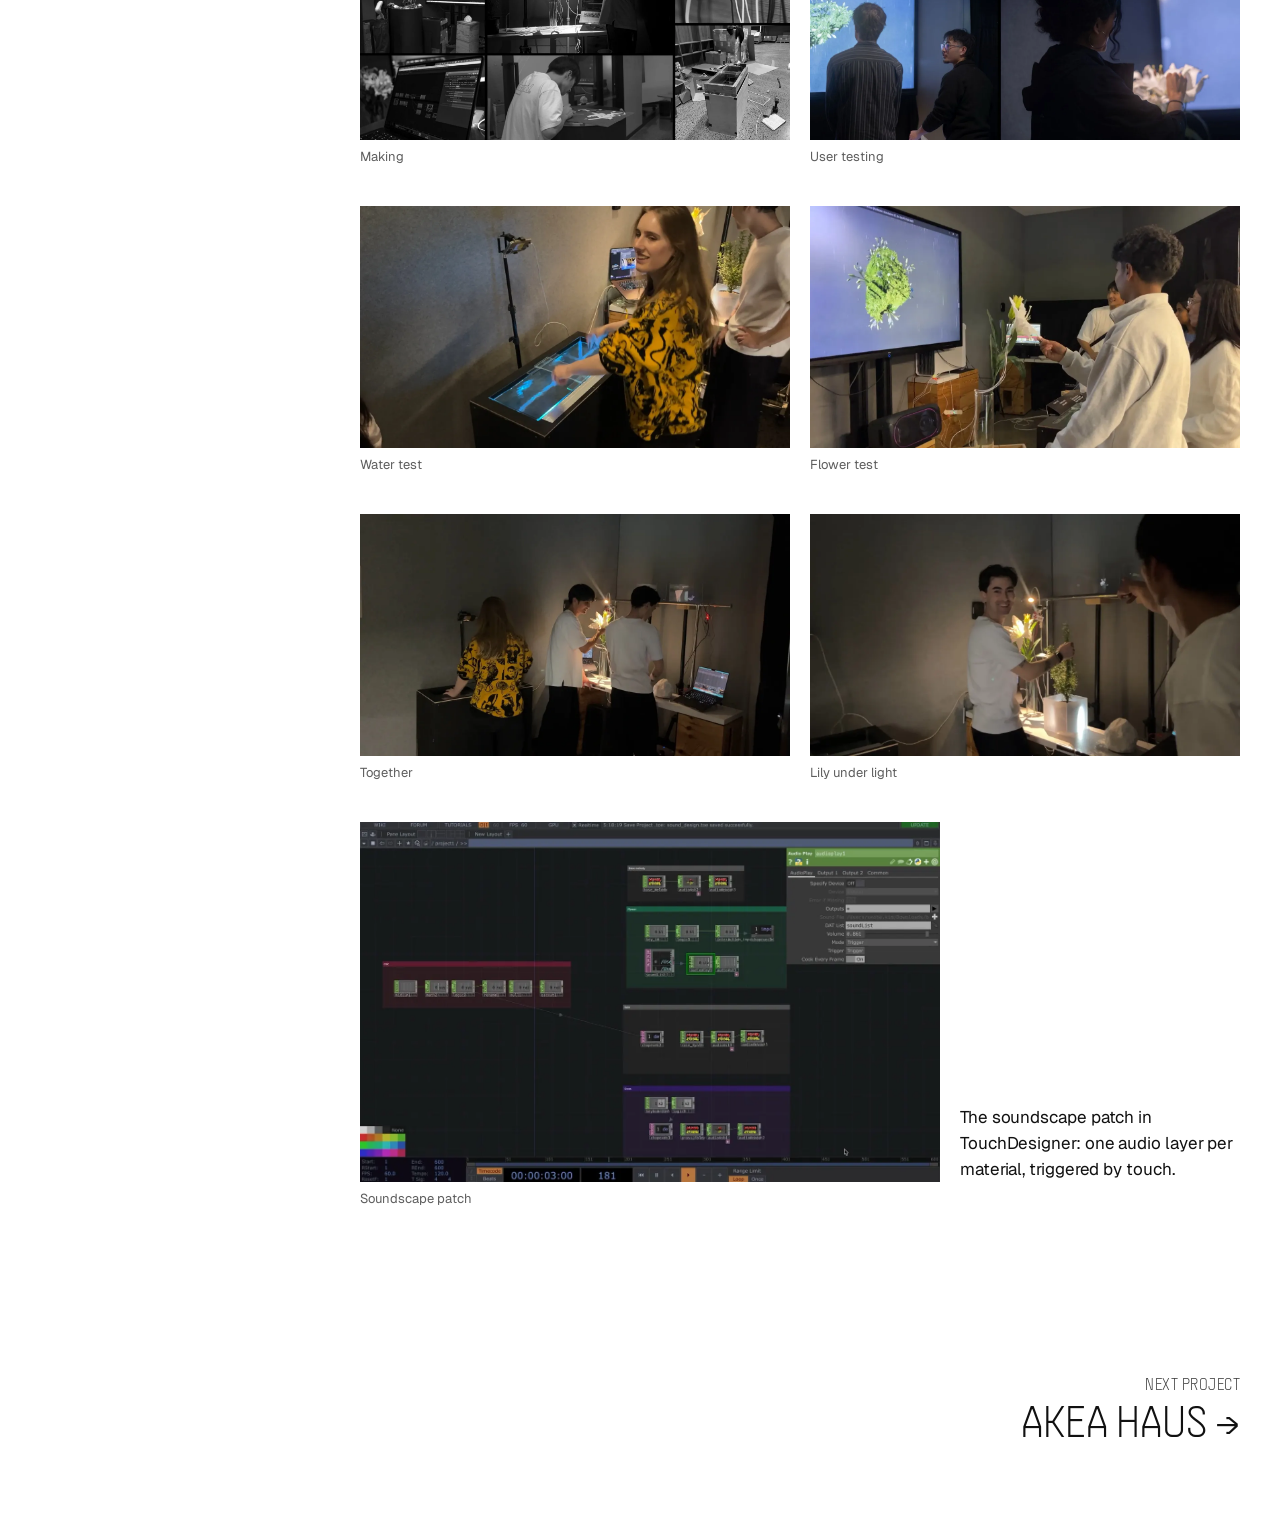
<file: pages/tether.html>
<!DOCTYPE html>
<html lang="en">
<head>
  <meta charset="UTF-8">
  <meta name="viewport" content="width=device-width, initial-scale=1.0">
  <title>Tether — Seoha Kim</title>
  <link rel="icon" type="image/png" href="../assets/icons/seoha-favicon.png">
  <link rel="preconnect" href="https://fonts.googleapis.com">
  <link rel="preconnect" href="https://fonts.gstatic.com" crossorigin>
  <link href="https://fonts.googleapis.com/css2?family=Geist:wght@400;500&display=swap" rel="stylesheet">
  <link rel="stylesheet" href="../css/style.css?v=20261124.7">
  <link rel="stylesheet" href="../css/case-study.css?v=20261124.7">
</head>
<body>

  <div class="site">
    <aside class="side-nav" id="side-nav" data-current="tether"></aside>
    <script src="../js/side-nav.js?v=20261124.7"></script>

    <main class="site-main page cs cs--tether">

      <!-- Hero: Full, video -->
      <div class="g cs-row cs-hero">
        <figure class="m m--full"><div class="m-box">
          <video class="cs-hero-video" src="../assets/tether/tether-hero.mp4" muted loop playsinline autoplay aria-label="Tether: a living form of white flowers and foliage, with the Best Design Awards Gold pin"></video>
        </div></figure>
      </div>

      <header class="g cs-head">
        <h1 class="t-display c-1-13">Tether</h1>
        <p class="t-lede c-1-7">An immersive installation that transforms touch with natural materials into an interconnected world of light, sound and motion, inviting shared curiosity and playful exploration without a set goal or instruction.</p>
        <dl class="cs-meta c-8-13">
          <div><dt class="t-label">Role</dt><dd class="t-meta">Creative tech<br>Interaction designer</dd></div>
          <div><dt class="t-label">Areas</dt><dd class="t-meta">Installation design,<br>physical computing</dd></div>
          <div><dt class="t-label">Year</dt><dd class="t-meta">2026</dd></div>
          <div><dt class="t-label">Type</dt><dd class="t-meta">Team · Academic</dd></div>
          <div><dt class="t-label">Tools</dt><dd class="t-meta">TouchDesigner,<br>creative coding, MediaPipe</dd></div>
          <div><dt class="t-label">Award</dt><dd class="t-meta"><a class="cs-meta__link" href="https://bestawards.co.nz/digital/student-academic-digital/yeongkeon-shin/tether/" target="_blank" rel="noopener">Best Design Awards <span aria-hidden="true">↗</span><span class="visually-hidden"> (opens in a new tab)</span></a><br>Gold, Student Digital</dd></div>
        </dl>
      </header>

      <!-- 01 -->
      <section class="g cs-section">
        <h2 class="t-label">01 — Idea</h2>
        <div class="cs-text">
          <p class="t-statement">Exploring the value of shared attention in the age of instant gratification.</p>
          <p class="t-body is-single">Rain, without the discomfort that comes with it. Visitors stand inside a heavy downpour that never lands on them, and with few colours and sounds around them, they start to notice the sensory details they usually ignore.</p>
        </div>
      </section>
      <div class="g cs-row">
        <figure class="m m--half"><div class="m-box"><img src="../assets/tether/tether-title.webp" alt="Tether wordmark beside white lilies lit in a dark room" loading="lazy"></div><figcaption>Tether</figcaption></figure>
        <figure class="m m--half"><div class="m-box"><img src="../assets/tether/tether-shared-attention.webp" alt="A visitor faces the screen, where rain falls on a floating island of foliage; lit plinths with the lily and the stone sit either side" loading="lazy"></div><figcaption>The installation</figcaption></figure>
      </div>

      <!-- 02 -->
      <section class="g cs-section">
        <h2 class="t-label">02 — Exploration</h2>
        <div class="cs-text">
          <p class="t-statement">We started with projection, then moved the visuals into the background so touch and sound could lead.</p>
          <p class="t-body is-single">Early proofs of concept in TouchDesigner tested hand-tracked water ripples and a bioluminescent glow. A wall projection only reads from one direction, so the visuals became ambient, shifting the visual dominance to the other senses.</p>
        </div>
      </section>
      <div class="g cs-row">
        <figure class="m m--half"><div class="m-box"><img src="../assets/tether/tether-poc-ripples.webp" alt="TouchDesigner network drawing water ripples that follow a hand seen on webcam" loading="lazy"></div><figcaption>Ripples</figcaption></figure>
        <figure class="m m--half"><div class="m-box"><img src="../assets/tether/tether-poc-glow.webp" alt="TouchDesigner network rendering a glowing blue-green particle surface" loading="lazy"></div><figcaption>Glow</figcaption></figure>
      </div>

      <!-- 03 -->
      <section class="g cs-section">
        <h2 class="t-label">03 — Interaction</h2>
        <div class="cs-text">
          <p class="t-statement">Three natural materials, no instructions. Each touch changes the world on screen.</p>
          <div class="cs-cols-3">
            <p class="t-body"><span class="cs-key">[Rock]</span> Touch stone and bring light and growth.</p>
            <p class="t-body"><span class="cs-key">[Water]</span> Touch water, and let the rain nourish.</p>
            <p class="t-body"><span class="cs-key">[Flower]</span> With rain and light, let the flowers bloom.</p>
          </div>
        </div>
      </section>
      <div class="g cs-row">
        <figure class="m m--half"><div class="m-box"><img src="../assets/tether/tether-rock.webp" alt="Two hands resting on a white stone on a plinth edged with blue LED light" loading="lazy"></div><figcaption>Rock</figcaption></figure>
        <figure class="m m--half"><div class="m-box"><img src="../assets/tether/tether-water.webp" alt="Hands sweeping through a shallow glass tray of water lit blue from below" loading="lazy"></div><figcaption>Water</figcaption></figure>
      </div>
      <div class="g cs-row">
        <figure class="m m--half"><div class="m-box"><img src="../assets/tether/tether-flower.webp" alt="A visitor holds a white lily while rain falls on the flowering island on screen" loading="lazy"></div><figcaption>Flower</figcaption></figure>
        <figure class="m m--half"><div class="m-box"><img src="../assets/tether/tether-collaborate.webp" alt="Visitors laughing together around the plinths, beside a close-up of hands on the water tray" loading="lazy"></div><figcaption>Collaborate</figcaption></figure>
      </div>

      <!-- 04 -->
      <section class="g cs-section">
        <h2 class="t-label">04 — Making</h2>
        <div class="cs-text">
          <p class="t-statement">Conductive copper tape turns natural materials into touch sensors.</p>
          <p class="t-body is-single">Scallops already have ridges to follow, and scratching the rock&rsquo;s surface kept it rough to the touch. Thin vertical strips took longer than one wide band but looked more natural, and the overlaps added texture, though as part of the space it did not reflect our vision and had to pivot.</p>
        </div>
      </section>
      <div class="g cs-row">
        <figure class="m m--third"><div class="m-box"><img src="../assets/tether/tether-tape-cut.webp" alt="Trimming copper tape along the ridges of a scallop shell with a craft knife" loading="lazy"></div><figcaption>Taping</figcaption></figure>
        <figure class="m m--third"><div class="m-box"><img src="../assets/tether/tether-tape-test.webp" alt="A small shell wrapped in overlapping copper strips held up to the camera" loading="lazy"></div><figcaption>Tape test</figcaption></figure>
        <figure class="m m--third"><div class="m-box"><img src="../assets/tether/tether-rock-copper.webp" alt="A dark rock with a band of copper tape across its scratched surface" loading="lazy"></div><figcaption>Taped rock</figcaption></figure>
      </div>

      <!-- 05 -->
      <section class="g cs-section">
        <h2 class="t-label">05 — System</h2>
        <div class="cs-text">
          <p class="t-statement">TouchDesigner reads each touch and passes it to Unreal Engine over OSC.</p>
        </div>
      </section>
      <div class="g cs-row">
        <figure class="m m--wide"><div class="m-box"><img src="../assets/tether/tether-system.webp" alt="System diagram: TouchDesigner detects water, rock and flower input and sends it over OSC to Unreal Engine for light, rain, flower growth and bloom, and out to a responsive soundscape and responsive LED light" loading="lazy"></div><figcaption>System</figcaption></figure>
        <div class="cs-aside">
          <p class="t-body">Unreal Engine turns the signals into light, rain, growth and bloom. The same signals drive a soundscape (rain for water, bass for rock, generative botanica for flower) and LEDs under each material that pulse, then stay on as it&rsquo;s touched.</p>
        </div>
      </div>

      <div class="g cs-row">
        <figure class="m m--half"><div class="m-box"><img src="../assets/tether/tether-ue-blueprint.webp" alt="Unreal Engine Blueprint: an OSC float above 0.5 activates the rain particles and sets their intensity" loading="lazy"></div><figcaption>Blueprint</figcaption></figure>
        <figure class="m m--half"><div class="m-box"><img src="../assets/tether/tether-midi-mapper.webp" alt="TouchDesigner MIDI Mapper linking a network RTP session to the IAC driver, with MIDI messages logging" loading="lazy"></div><figcaption>MIDI mapper</figcaption></figure>
      </div>
      <div class="g cs-row">
        <figure class="m m--wide"><div class="m-box"><video data-inview src="../assets/tether/tether-screen-led.mp4" poster="../assets/tether/tether-screen-led.webp" muted loop playsinline preload="none" aria-label="Screen recording: TouchDesigner and Ableton side by side while a hand moves over the lit water tank"></video></div><figcaption>Hand tracking</figcaption></figure>
        <div class="cs-aside">
          <p class="t-body">Hand position over the water, tracked in TouchDesigner, sets where the LEDs glow; MIDI from Ableton sets when they light. Ableton only heard TouchDesigner once we switched to an RTP network-MIDI session.</p>
        </div>
      </div>
      <div class="g cs-row">
        <figure class="m m--wide"><div class="m-box"><video data-inview src="../assets/tether/tether-flower-rig.mp4" poster="../assets/tether/tether-flower-rig.webp" muted loop playsinline preload="none" aria-label="WLED test on a desk: a hand moves near the flower rig while a laptop runs TouchDesigner"></video></div><figcaption>WLED test</figcaption></figure>
        <div class="cs-aside">
          <p class="t-body">An early WLED test: hand tracking in TouchDesigner moves the lit LEDs to follow the hand&rsquo;s position.</p>
        </div>
      </div>

      <!-- 06 -->
      <section class="g cs-section">
        <h2 class="t-label">06 — Testing</h2>
        <div class="cs-text">
          <p class="t-statement">In the small tank, LEDs that followed your hand were hard to notice, and brightness tied to speed just read as flicker.</p>
          <p class="t-body is-single">So each light now pulses, then stays on while it&rsquo;s touched.</p>
        </div>
      </section>
      <div class="g cs-row">
        <figure class="m m--half"><div class="m-box"><img src="../assets/tether/tether-process.webp" alt="Black-and-white collage of making Tether: wiring a microcontroller, building plinths, laying out the flower rig, testing in TouchDesigner and a video call critique" loading="lazy"></div><figcaption>Making</figcaption></figure>
        <figure class="m m--half"><div class="m-box"><img src="../assets/tether/tether-testing.webp" alt="Visitors in silhouette watching the island on screen, one holding a lily" loading="lazy"></div><figcaption>User testing</figcaption></figure>
      </div>
      <div class="g cs-row">
        <figure class="m m--half"><div class="m-box"><video data-inview src="../assets/videos/lumiere-water-interaction.mp4" poster="../assets/tether/tether-bts-water.webp" muted loop playsinline preload="none" aria-label="A tester sweeps her hand through the lit water tray"></video></div><figcaption>Water test</figcaption></figure>
        <figure class="m m--half"><div class="m-box"><video data-inview src="../assets/videos/lumiere-interaction1.mp4" poster="../assets/tether/tether-bts-flower.webp" muted loop playsinline preload="none" aria-label="A tester reaches for the lily as the island on screen responds"></video></div><figcaption>Flower test</figcaption></figure>
      </div>
      <div class="g cs-row">
        <figure class="m m--half"><div class="m-box"><video data-inview src="../assets/videos/lumiere-usertest-collaboration.mp4" poster="../assets/tether/tether-test-together.webp" muted loop playsinline preload="none" aria-label="Three testers use the water, flower and stone at the same time in a dark room"></video></div><figcaption>Together</figcaption></figure>
        <figure class="m m--half"><div class="m-box"><video data-inview src="../assets/tether/tether-test-flower.mp4" poster="../assets/tether/tether-test-flower.webp" muted loop playsinline preload="none" aria-label="A tester touches the lily under the lamp and smiles"></video></div><figcaption>Lily under light</figcaption></figure>
      </div>
      <div class="g cs-row">
        <figure class="m m--wide"><div class="m-box"><video data-inview src="../assets/videos/lumiere-soundscape-test.mp4" poster="../assets/tether/tether-bts-soundscape.webp" muted loop playsinline preload="none" aria-label="TouchDesigner network for the soundscape, with audio players switching as inputs arrive"></video></div><figcaption>Soundscape patch</figcaption></figure>
        <div class="cs-aside">
          <p class="t-body">The soundscape patch in TouchDesigner: one audio layer per material, triggered by touch.</p>
        </div>
      </div>


      <a class="cs-next" href="new-akea-haus.html">
        <span class="t-label t-muted">Next project</span>
        <span class="cs-next__title">Akea Haus <span aria-hidden="true">→</span></span>
      </a>
    </main>
  </div>

  <script>
    // Respect reduced motion: show the poster frame instead of the looping hero
    if (window.matchMedia('(prefers-reduced-motion: reduce)').matches) {
      document.querySelectorAll('video[autoplay]').forEach(function (v) { v.removeAttribute('autoplay'); v.pause(); });
    }
  </script>
  <script src="../js/case-video.js?v=20261124.7" defer></script>
</body>
</html>
</file>
<file: css/style.css>
/* 2026 system: shared by every page. Page styles are linked per page
   (landing.css, case-study.css, play.css, about.css). */
@import url('tokens.css?v=20261124.7');
@import url('fonts.css?v=20261124.7');
@import url('base.css?v=20261124.7');
@import url('side-nav.css?v=20261124.7');
</file>
<file: css/landing.css>
/* ── Landing: slingshot arena (DESIGN.md §6.2) ──────────────────────────── */

.landing-arena {
  --ink: var(--color-ink);
  position: relative;
  max-width: none;
  height: 100vh;
  overflow: hidden;
  background: var(--color-bg);
  color: var(--ink);
  touch-action: none;
  cursor: grab;
  user-select: none;
  -webkit-user-select: none;
  transition: background-color 350ms ease;
}
.landing-arena.is-dragging { cursor: grabbing; }

/* First wall hit: the arena turns accent blue, letters turn white */
.landing-arena.is-hit { --ink: #FFFFFF; background: var(--color-accent); }

.sling-letters { position: absolute; inset: 0; pointer-events: none; }

.sling-letter,
.sling-static {
  font-family: var(--font-title);
  font-weight: var(--fw-regular);
  font-size: var(--t-slingshot-size);
  line-height: 1;
  text-transform: uppercase;
  color: var(--ink);
  white-space: pre;
  transition: color 200ms ease;
}
.sling-letter { position: absolute; left: 0; top: 0; will-change: transform; }
.sling-static { position: absolute; inset: 0; display: grid; place-items: center; }

/* Pull lines: the dashed leader + a fainter projection the other way */
.sling-lines { position: absolute; inset: 0; pointer-events: none; }
.sling-lead,
.sling-proj {
  position: absolute;
  left: 0; top: 0;
  height: 1px;
  transform-origin: 0 50%;
  opacity: 0;
  background: repeating-linear-gradient(90deg, var(--ink) 0 4px, transparent 4px 8px);
}
.sling-proj { background: repeating-linear-gradient(90deg, var(--ink) 0 2px, transparent 2px 8px); }
.sling-dot {
  position: absolute;
  left: 0; top: 0;
  width: 6px; height: 6px;
  margin: -3px 0 0 -3px;
  border-radius: 50%;
  background: var(--ink);
  opacity: 0;
}
.sling-energy {
  position: absolute;
  left: 0; top: 0;
  white-space: nowrap;
  color: var(--ink);
  opacity: 0;
}

.sling-hint {
  position: absolute;
  left: var(--content-pad);
  bottom: 32px;
  color: var(--color-muted);
  transition: opacity 400ms ease;
}
.landing-arena.is-launched .sling-hint { opacity: 0; }

.sling-controls {
  position: absolute;
  right: 28px;
  bottom: 20px;
  display: flex;
  gap: var(--space-4);
}
.sling-controls button {
  min-height: var(--tap-min);
  padding: 0 14px;
  border: 0;
  background: none;
  color: var(--ink);
  cursor: pointer;
  font-family: var(--font-title);
  font-weight: var(--fw-ultralight);
  font-size: var(--t-label-size);
  letter-spacing: var(--t-label-track);
  text-transform: uppercase;
}
.sling-controls button:hover,
.sling-controls button:focus-visible { font-weight: var(--fw-regular); }

@media (max-width: 760px) {
  .landing-arena { --t-slingshot-size: 40px; height: calc(100svh - 56px); }
  .sling-hint { bottom: 72px; }
}

@media (prefers-reduced-motion: reduce) {
  .landing-arena { cursor: default; }
  .sling-controls, .sling-hint { display: none; }
}
</file>
<file: css/about.css>
/* ── About (DESIGN.md §6.5) ────────────────────────────────────────────── */

.about-hero {
  min-height: calc(100vh - 72px);
  align-items: stretch;
}

.about-bio {
  display: flex;
  flex-direction: column;
  justify-content: flex-end;
  gap: 20px;
}

/* Practice label above the bio (js/about-roll.js): each word scrambles
   through ASCII glyphs, then resolves. The window eases to the new word's
   width and clips the glyphs, so the closing bracket moves once, smoothly. */
.about-roll {
  position: relative;
  margin: 0 0 calc(var(--space-40) - 20px); /* 40px above the bio, not the 20px gap */
  font-family: var(--font-title);
  font-weight: var(--fw-regular);   /* the heaviest Supply Sans cut we load */
  font-size: var(--t-nav-size);
  line-height: var(--t-nav-lh);
  text-transform: uppercase;
  white-space: nowrap;
}
.about-roll__win {
  display: inline-block;
  overflow: hidden;
  vertical-align: bottom;
  transition: width 300ms cubic-bezier(.6, 0, .2, 1);
}
.about-roll__word { white-space: pre; }
.about-roll__probe { position: absolute; visibility: hidden; white-space: pre; }

@media (prefers-reduced-motion: reduce) {
  .about-roll__win { transition: none; }
}

.about-portrait {
  margin: 0;
  align-self: start;
  display: flex;
  flex-direction: column;
  gap: 10px;
}

.about-portrait img { width: 100%; aspect-ratio: 2 / 3; object-fit: cover; }

/* Outside of design: a strip of five photos, then the note under it */
.about-hands {
  padding-top: var(--space-168);
  row-gap: var(--space-24);
}

.about-hands__strip {
  list-style: none;
  margin: 0;
  padding: 0;
  display: grid;
  grid-template-columns: repeat(4, 115fr) 141fr; /* the last photo is wider */
  column-gap: var(--space-4);
}
.about-hands__strip img {
  display: block;
  width: 100%;
  height: auto;
  aspect-ratio: 3 / 4;
  object-fit: cover;
}
.about-hands__strip li:last-child img { height: 100%; aspect-ratio: auto; }

.about-hands__text h2 { font-weight: var(--fw-regular); }

@media (max-width: 760px) {
  .about-hero { min-height: 0; row-gap: var(--space-40); }
  .about-portrait { order: -1; }
  .about-hands { padding-top: 80px; }
}
</file>
<file: css/case-study.css>
/* ── Case study (DESIGN.md §5, §6.3) ───────────────────────────────────────
   Text: label in cols 1–3, content in cols 4–12. No lines anywhere.
   Images: only four sizes, always in fixed ratios, laid out in five row
   patterns. Nothing else is allowed:

     Full            .m--full   12 col  21:9   (hero, or one moment per section)
     Half + Half     .m--half    6 col   4:3
     Wide + Third    .m--wide    8 col   3:2   + .m--third 4 col 4:5
     Wide + text     .m--wide    8 col   3:2   + .cs-aside 4 col
     Third × 3       .m--third   4 col   4:5   (.m--square for 1:1 screens)

   Images are never cropped and have no background: each shows whole within
   its slot, and rows pack from the left (see Media rows). Only the hero,
   films and branding plates keep a fixed frame. */

.cs { display: flex; flex-direction: column; }

/* ── Header ─────────────────────────────────────────────────────────── */
.cs-head { padding-top: 28px; row-gap: var(--space-40); }

.cs-meta {
  margin: 0;
  display: grid;
  grid-template-columns: repeat(2, minmax(0, 1fr));
  column-gap: var(--grid-gutter);
  row-gap: 20px;
  align-content: start;
}
.cs-meta > div { display: flex; flex-direction: column; gap: var(--space-4); }
.cs-meta dt { color: var(--color-muted); }
.cs-meta dd { margin: 0; }
.cs-meta__link { text-decoration: underline; text-underline-offset: 3px; text-decoration-thickness: 1px; }
.cs-meta__link:hover,
.cs-meta__link:focus-visible { color: var(--color-accent); }

/* A material key at the start of a paragraph, e.g. [Rock] */
.cs-key { font-weight: var(--fw-medium); }

/* ── Sections ───────────────────────────────────────────────────────── */
.cs-section { padding-top: var(--section-gap); row-gap: var(--space-24); align-items: start; }
.cs-section > .t-label { grid-column: 1 / 4; align-self: baseline; }
.cs-text { grid-column: 4 / 13; align-self: baseline; display: flex; flex-direction: column; gap: var(--space-24); }
.cs-text > .t-body:only-of-type,
.cs-text > .t-body.is-single { max-width: 40em; }

.cs-cols-2 { display: grid; grid-template-columns: repeat(2, minmax(0, 1fr)); column-gap: var(--grid-gutter); row-gap: var(--space-24); }
.cs-cols-3 { display: grid; grid-template-columns: repeat(3, minmax(0, 1fr)); column-gap: var(--grid-gutter); row-gap: var(--space-24); }
.cs-item { display: flex; flex-direction: column; gap: var(--space-8); }

.cs-question { display: flex; flex-direction: column; gap: 10px; margin-top: var(--space-16); color: var(--color-accent); }

.cs-list { margin: 0; padding: 0; list-style: none; display: grid; grid-template-columns: repeat(3, minmax(0, 1fr)); column-gap: var(--grid-gutter); row-gap: 6px; }
.cs-list li { display: flex; align-items: baseline; gap: 12px; }
.cs-list .t-label { width: 24px; flex: none; color: var(--color-muted); }

/* ── Media rows ─────────────────────────────────────────────────────── */
/* A row packs its figures from the left, one gutter apart. Each figure is
   only as wide as its image, so when an image is narrower than its slot the
   spare space collects at the right end of the row, never between images.
   A slot is the pattern's column span of the row (100cqi = the row's
   width); its width caps the image's width and the pattern's ratio caps
   its height. Images are never cropped and never sit on a background. */
.cs-row {
  container-type: inline-size;
  display: flex;
  flex-wrap: wrap;
  align-items: flex-start;
  column-gap: var(--grid-gutter);
  row-gap: var(--space-40);
  padding-top: var(--space-64);
}
.cs-row + .cs-row { padding-top: var(--space-40); }
.cs-row > * {
  flex: none;
  --col: calc((100cqi - (var(--grid-cols) - 1) * var(--grid-gutter)) / var(--grid-cols));
  --slot: calc(var(--span) * var(--col) + (var(--span) - 1) * var(--grid-gutter));
}

.m { margin: 0; display: flex; flex-direction: column; gap: var(--space-8); --span: 6; --m-ratio: 1.3333; }
.m--full  { --span: 12; --m-ratio: 2.3333; }
.m--wide  { --span: 8;  --m-ratio: 1.5; }
.m--half  { --span: 6;  --m-ratio: 1.3333; }
.m--third { --span: 4;  --m-ratio: 0.8; }
.m--square { --m-ratio: 1; }

.m-box { position: relative; }
.m-box > img,
.m-box > video {
  display: block;
  width: auto;
  height: auto;
  max-width: var(--slot);
  max-height: calc(var(--slot) / var(--m-ratio));
}

/* Framed media: these keep a fixed frame the full width of their slot and
   fill it (hero, film, branding plates, logo, small 2×2). */
.cs-hero .m,
.m--169,
.m--brand,
.m--grid4 { width: var(--slot); }
.cs-hero .m-box,
.m--169 .m-box,
.m--brand .m-box,
.bk-logo .m-box,
.m--grid4 .m-box { overflow: hidden; background: var(--color-plate); }
.cs-hero .m-box { aspect-ratio: 21 / 9; }
.cs-hero .m-box > img,
.cs-hero .m-box > video,
.m--169 .m-box > img,
.m--169 .m-box > video,
.bk-logo .m-box > img,
.m--grid4 .m-box > img,
.m--brand .m-box > img {
  position: absolute;
  top: 0; left: 0;
  width: 100%;
  height: 100%;
  max-width: none;
  max-height: none;
  object-fit: cover;
}
.m--brand .m-box { aspect-ratio: 4 / 3; }
.m--brand .m-box > img {
  top: 32px; left: 32px;
  width: calc(100% - 64px);
  height: calc(100% - 64px);
  object-fit: contain;
}

/* Tether: the hero video is shown whole on #B1B1B1, the grey the video
   itself shows on screen. No poster: a still image draws that grey darker. */
.cs--tether .cs-hero .m-box { background: var(--color-tether-hero); }
.cs--tether .cs-hero .m-box > .cs-hero-video { object-fit: contain; }

.m figcaption { margin: 0; font-size: var(--t-caption-size); line-height: var(--t-caption-lh); color: var(--color-secondary); }

.cs-hero { padding-top: 0; }

/* Wide + text: the text takes a 4-column slot right after the image, its
   last line level with the bottom of the image (lifted by the caption's
   line + gap); if it's taller than the image, its first line is level
   with the image's top instead. */
.cs-aside { --span: 4; width: var(--slot); align-self: flex-end; margin-bottom: calc(var(--t-caption-lh) + var(--space-8)); display: flex; flex-direction: column; gap: var(--space-8); }

/* ── Next project ───────────────────────────────────────────────────── */
.cs-next {
  margin-top: var(--space-168);
  align-self: flex-end;
  display: flex;
  flex-direction: column;
  align-items: flex-end;
  gap: 6px;
  min-height: var(--tap-min);
  text-decoration: none;
}
.cs-next__title {
  font-family: var(--font-title);
  font-weight: var(--fw-ultralight);
  font-size: var(--t-next-size);
  line-height: var(--t-next-lh);
  text-transform: uppercase;
}
.cs-next:hover .cs-next__title,
.cs-next:focus-visible .cs-next__title { font-weight: var(--fw-regular); }

/* ── Phone ──────────────────────────────────────────────────────────── */
@media (max-width: 760px) {
  .cs-head { row-gap: var(--space-24); padding-top: 20px; }
  .cs-section { row-gap: var(--space-16); }
  .cs-cols-2, .cs-cols-3 { grid-template-columns: minmax(0, 1fr); }
  .cs-list { grid-template-columns: repeat(2, minmax(0, 1fr)); }
  .cs-row { padding-top: var(--space-40); row-gap: var(--space-24); }
  .cs-row > * { --slot: 100cqi; }
  .cs-aside { margin-bottom: 0; }
  .cs-row + .cs-row { padding-top: var(--space-24); }
  .m--full { --m-ratio: 1.7778; }
  .cs-hero .m-box { aspect-ratio: 4 / 3; }
  .m--brand .m-box > img { top: 16px; left: 16px; width: calc(100% - 32px); height: calc(100% - 32px); }
  .cs-next { margin-top: 120px; }
  .cs-next__title { font-size: 34px; line-height: 38px; }
}

/* Text that continues a section after its images: no new label, smaller gap */
.cs-section--follow { padding-top: var(--space-64); }
@media (max-width: 760px) { .cs-section--follow { padding-top: var(--space-40); } }

/* ── Branding pages (e.g. Bakkatchae) ─────────────────────────────────
   Brand plate: a plate in the project's own colour, for print that reads
   better on its own dark ground. The page sets --plate-brand.            */
.cs .m--brand .m-box { background: var(--plate-brand, var(--color-plate)); }
.cs--bakkatchae { --plate-brand: var(--color-bakkatchae-ink); }

/* Branding header: no hero. Title, lede and details on the left; the logo
   (3:4, its own ratio) in cols 10–12 on the right, top-aligned.
   Phone: logo first, half width. */
.bk-logo { grid-column: 10 / 13; grid-row: 1 / span 3; align-self: start; }
.bk-logo .m-box { aspect-ratio: 3 / 4; }
@media (max-width: 760px) {
  .cs--bakkatchae .bk-logo { grid-column: 1 / 3 !important; grid-row: auto; }
}

/* Small 2×2: four supporting photos at 3:4 in cols 1–6 under one caption
   (stays 2×2 on phone). */
.m--grid4 { grid-column: span 6; }
.m-grid4 { display: grid; grid-template-columns: repeat(2, minmax(0, 1fr)); gap: var(--grid-gutter); }
.m--grid4 .m-box { aspect-ratio: 3 / 4; }

/* Film: a Full row at 16:9 so a walkthrough video is never cropped */
.m--169 .m-box { aspect-ratio: 16 / 9; }

/* Empty slot while content is still to come */
.m-empty { position: absolute; inset: 0; display: grid; place-items: center; font-size: var(--t-small-size); color: var(--color-secondary); text-transform: uppercase; letter-spacing: 0.02em; }
</file>
<file: css/play.css>
/* ── Play (DESIGN.md §6.4) ─────────────────────────────────────────────────
   Welcome line top right, then a staggered 4-column grid of square tiles.
   Each band is one row: big tiles span 2 columns, small tiles pin to the
   top or bottom of the band, so the gaps move around from band to band. */

.play-head { margin-bottom: var(--section-gap); }

/* Play text is set in the title face (Supply Sans, uppercase) */
.play-title {
  margin: 0;
  font-family: var(--font-title);
  font-weight: var(--fw-ultralight);
  font-size: var(--t-statement-size);
  line-height: var(--t-statement-lh);
  text-transform: uppercase;
}

.play-grid {
  list-style: none;
  margin: 0;
  padding: 0;
  display: grid;
  grid-template-columns: repeat(4, minmax(0, 1fr));
  column-gap: var(--grid-gutter);
  row-gap: var(--space-64);
}

.play-item {
  display: flex;
  flex-direction: column;
  gap: var(--space-8);
  transition: filter 350ms ease, opacity 350ms ease;
}
.play-item.is-big    { grid-column: span 2; }
.play-item.at-top    { align-self: start; }
.play-item.at-bottom { align-self: end; }

.play-media {
  display: block;
  width: 100%;
  aspect-ratio: 1;
  padding: 0;
  border: 0;
  overflow: hidden;
  background: var(--color-plate);
  cursor: pointer;
}
.play-media video,
.play-media img { width: 100%; height: 100%; object-fit: cover; }

/* Natural: the tile takes the media's own ratio, so nothing is cropped
   (tall images, comic pages, screen recordings) */
.is-natural .play-media { aspect-ratio: auto; }
.is-natural .play-media video,
.is-natural .play-media img { height: auto; }

/* Diagrams keep their whole frame, on the plate */
.is-plate .play-media { padding: var(--space-24); }
.is-plate .play-media img { object-fit: contain; }

.play-cap {
  margin: 0;
  font-family: var(--font-title);
  font-weight: var(--fw-ultralight);       /* 16px: the Ultralight minimum */
  font-size: var(--t-label-size);
  line-height: var(--t-label-lh);
  letter-spacing: var(--t-label-track);
  text-transform: uppercase;
}

/* One item in focus: the rest blur */
.play-grid.has-focus .play-item:not(.is-focus) {
  filter: blur(var(--play-blur));
  opacity: 0.5;
}

@media (max-width: 760px) {
  /* Two columns: big tiles take a full row, small ones pair up */
  .play-grid { grid-template-columns: repeat(2, minmax(0, 1fr)); grid-auto-flow: dense; row-gap: var(--space-40); }
  .play-item.at-top,
  .play-item.at-bottom { align-self: start; }
  .is-plate .play-media { padding: var(--space-16); }
}

@media (prefers-reduced-motion: reduce) {
  .play-item { transition: none; }
}
</file>
